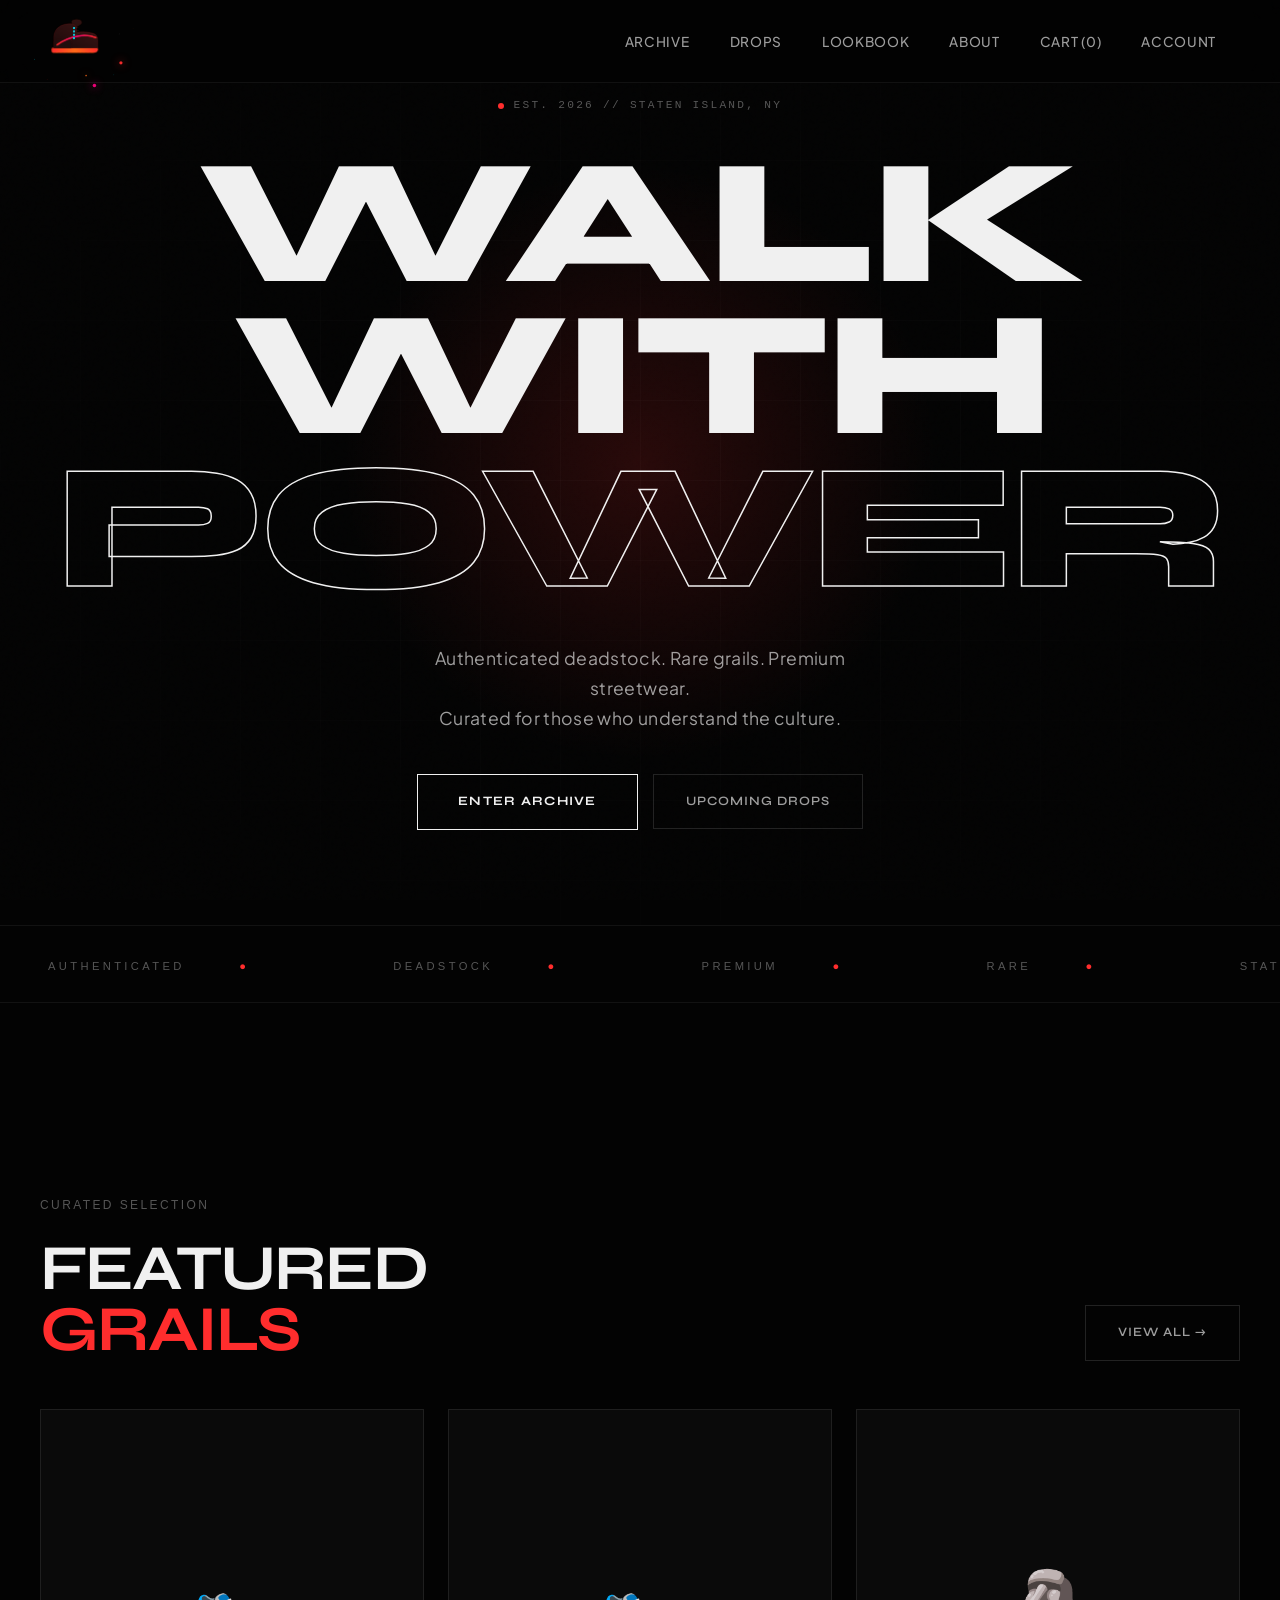
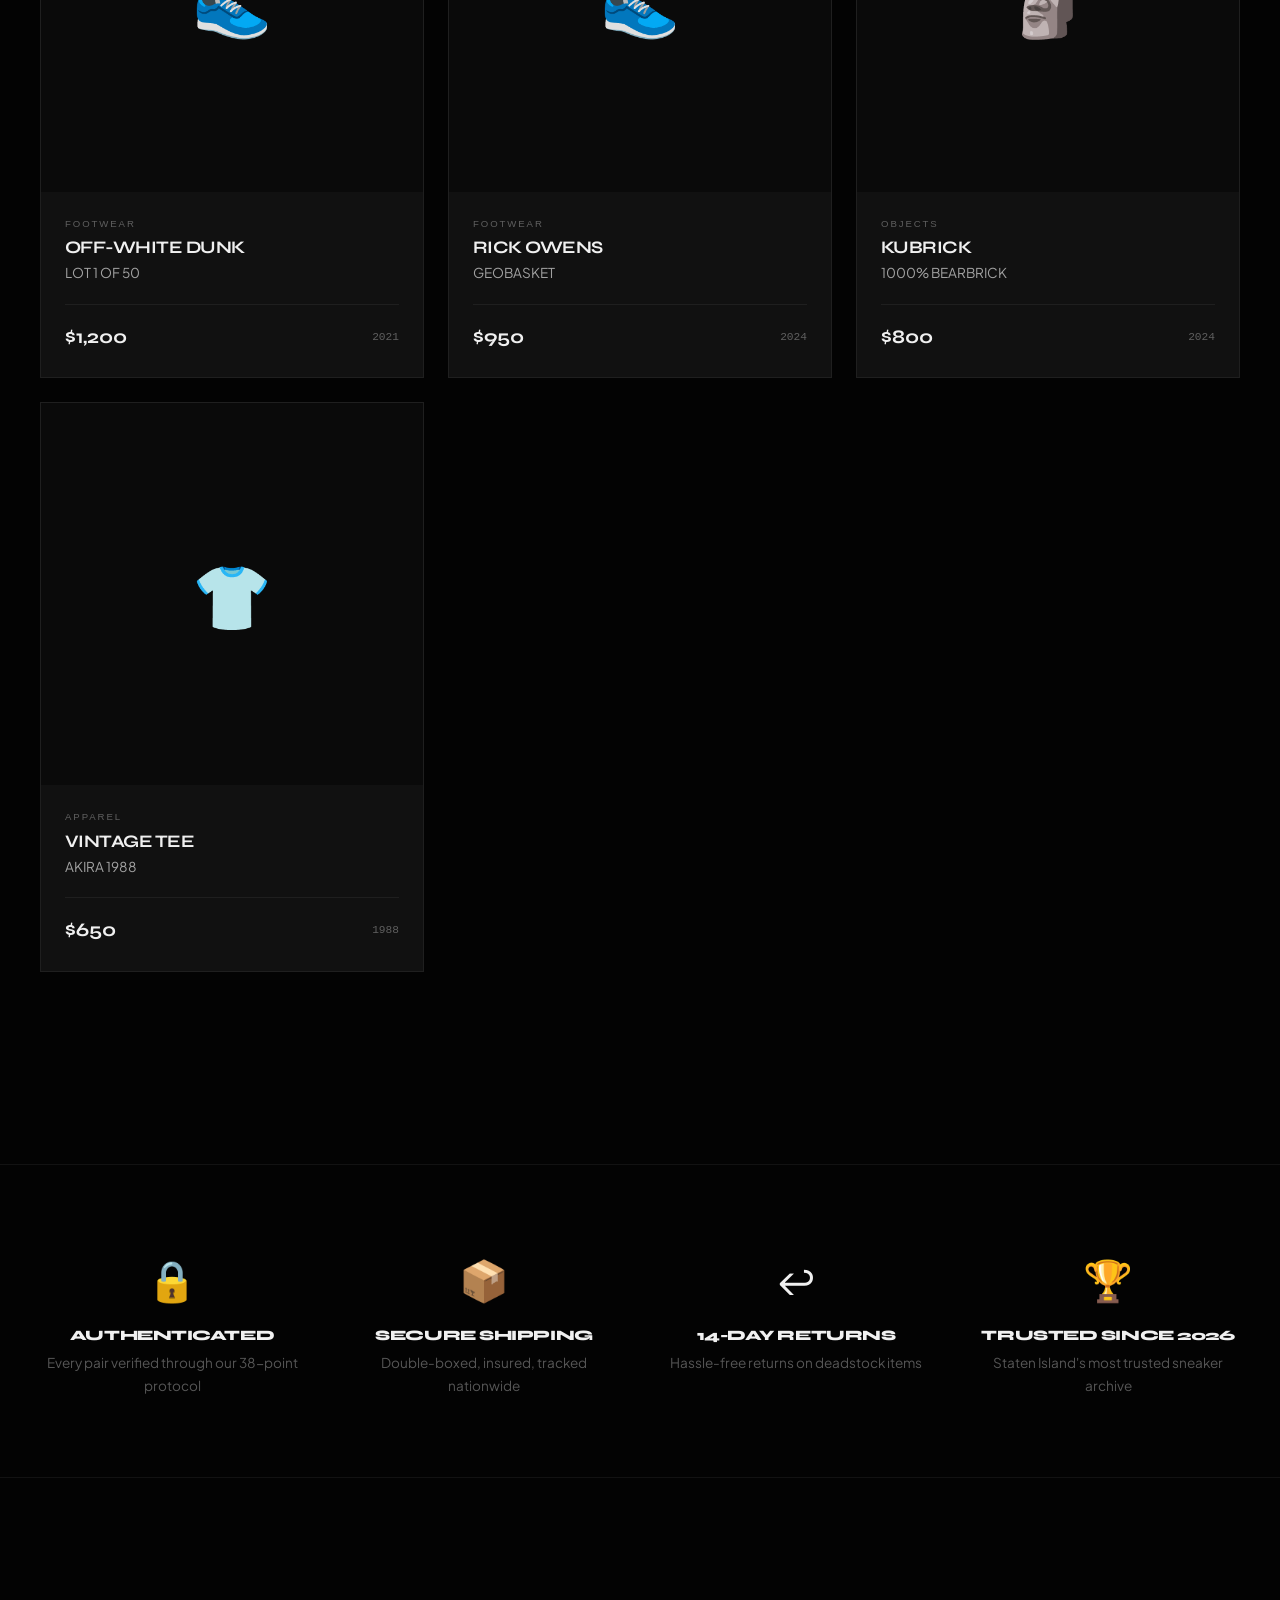
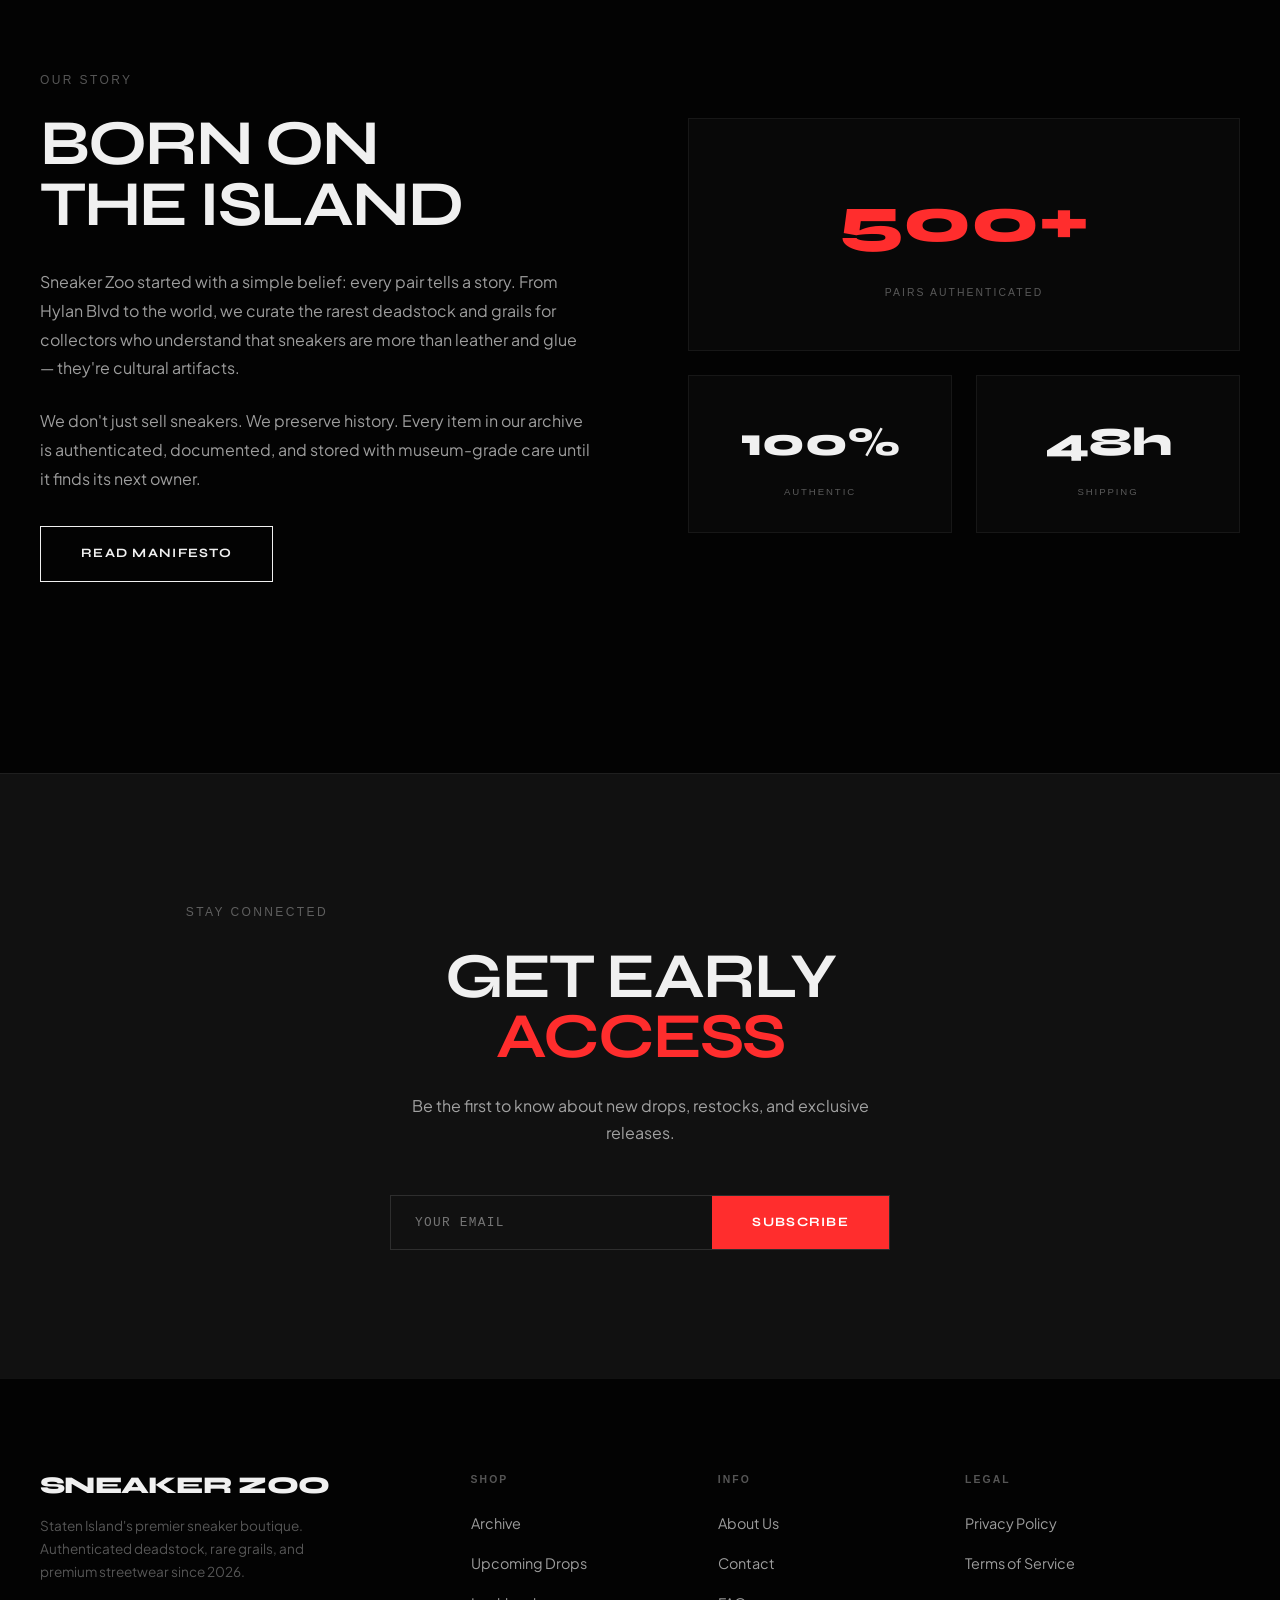
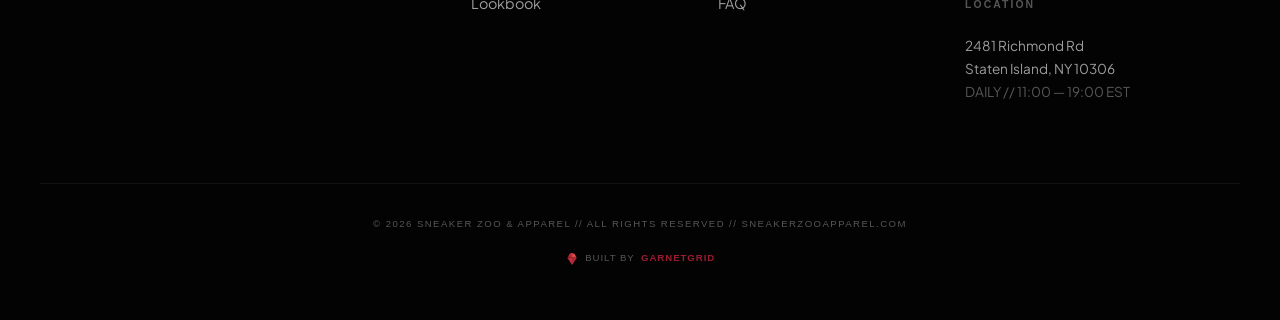
<file: index.html>
<!DOCTYPE html>
<html lang="en">

<head>
    <meta charset="UTF-8">
    <meta name="viewport" content="width=device-width, initial-scale=1.0">
    <title>SNEAKER ZOO — Staten Island's Premier Sneaker Boutique</title>
    <meta name="description"
        content="Authenticated deadstock, rare grails, and premium streetwear. Staten Island's most trusted sneaker archive since 2026.">
    <!-- Open Graph / Facebook -->
    <meta property="og:title" content="SNEAKER ZOO — Walk With Power">
    <meta property="og:description"
        content="Authenticated deadstock, rare grails, and premium streetwear. Staten Island's most trusted sneaker archive.">
    <meta property="og:type" content="website">
    <meta property="og:url" content="https://sneakerzoo.garnetgrid.com/">
    <meta property="og:image" content="https://sneakerzoo.garnetgrid.com/og-image.png">
    <meta property="og:image:width" content="1200">
    <meta property="og:image:height" content="630">
    <meta property="og:site_name" content="Sneaker Zoo">
    <!-- Twitter Card -->
    <meta name="twitter:card" content="summary_large_image">
    <meta name="twitter:title" content="SNEAKER ZOO — Walk With Power">
    <meta name="twitter:description" content="Authenticated deadstock, rare grails, and premium streetwear.">
    <meta name="twitter:image" content="https://sneakerzoo.garnetgrid.com/og-image.png">
    <!-- Favicon & Touch Icons -->
    <link rel="icon" type="image/svg+xml" href="favicon.svg">
    <link rel="apple-touch-icon" sizes="180x180" href="apple-touch-icon.png">
    <meta name="theme-color" content="#0a0a0f">
    <link rel="stylesheet" href="styles.css">
</head>

<body class="loading">

    <!-- LOADER -->
    <div id="loader">
        <div class="loader-brand">SNEAKER ZOO</div>
        <div class="loader-bar"></div>
    </div>

    <!-- GRAIN -->
    <div class="noise-overlay" aria-hidden="true"></div>

    <a href="#main-content" class="skip-link">Skip to main content</a>

    <!-- HEADER injected by JS -->

    <main id="main-content">

        <!-- ═══ HERO ═══ -->
        <section class="hero">
            <div class="hero-grid"></div>
            <div class="hero-glow"></div>

            <div class="hero-badge">
                <span class="pulse-dot"></span>
                <span>EST. 2026 // STATEN ISLAND, NY</span>
            </div>

            <h1 class="hero-title">
                <span>WALK</span><br>
                <span>WITH</span><br>
                <span class="stroke-text">POWER</span>
            </h1>

            <p class="hero-subtitle">
                Authenticated deadstock. Rare grails. Premium streetwear.<br>
                Curated for those who understand the culture.
            </p>

            <div
                style="display: flex; gap: 1rem; position: relative; z-index: 2; flex-wrap: wrap; justify-content: center;">
                <a href="showcase.html" class="btn-magnet">ENTER ARCHIVE</a>
                <a href="drops.html" class="btn-gallery">UPCOMING DROPS</a>
            </div>
        </section>

        <!-- ═══ MARQUEE ═══ -->
        <div class="marquee">
            <div class="marquee-track">
                <span>AUTHENTICATED <span class="accent-dot">●</span></span>
                <span>DEADSTOCK <span class="accent-dot">●</span></span>
                <span>PREMIUM <span class="accent-dot">●</span></span>
                <span>RARE <span class="accent-dot">●</span></span>
                <span>STATEN ISLAND <span class="accent-dot">●</span></span>
                <span>CULTURE <span class="accent-dot">●</span></span>
                <span>GRAILS <span class="accent-dot">●</span></span>
                <span>STREETWEAR <span class="accent-dot">●</span></span>
                <!-- Duplicate for seamless loop -->
                <span>AUTHENTICATED <span class="accent-dot">●</span></span>
                <span>DEADSTOCK <span class="accent-dot">●</span></span>
                <span>PREMIUM <span class="accent-dot">●</span></span>
                <span>RARE <span class="accent-dot">●</span></span>
                <span>STATEN ISLAND <span class="accent-dot">●</span></span>
                <span>CULTURE <span class="accent-dot">●</span></span>
                <span>GRAILS <span class="accent-dot">●</span></span>
                <span>STREETWEAR <span class="accent-dot">●</span></span>
            </div>
        </div>

        <!-- ═══ FEATURED PRODUCTS ═══ -->
        <section class="section">
            <div class="container">
                <div class="reveal"
                    style="display: flex; justify-content: space-between; align-items: flex-end; margin-bottom: 3rem; flex-wrap: wrap; gap: 1rem;">
                    <div>
                        <p class="chapter-title">CURATED SELECTION</p>
                        <h2 class="display-medium">Featured<br><span class="text-accent">Grails</span></h2>
                    </div>
                    <a href="showcase.html" class="btn-gallery">VIEW ALL →</a>
                </div>

                <div id="featured-grid" class="grid-base stagger-children" style="padding: 0;">
                    <!-- Injected by JS — top 4 products -->
                </div>
            </div>
        </section>

        <!-- ═══ TRUST BADGES ═══ -->
        <section style="border-top: 1px solid var(--line); border-bottom: 1px solid var(--line); padding: 5rem 0;">
            <div class="container">
                <div class="reveal"
                    style="display: grid; grid-template-columns: repeat(auto-fit, minmax(220px, 1fr)); gap: 3rem; text-align: center;">
                    <div>
                        <div style="font-size: 2.5rem; margin-bottom: 1rem;">🔒</div>
                        <h4 style="font-family: var(--font-head); font-size: 0.9rem; margin-bottom: 0.5rem;">
                            AUTHENTICATED</h4>
                        <p style="font-size: 0.85rem; color: var(--text-muted);">Every pair verified through our
                            38-point protocol</p>
                    </div>
                    <div>
                        <div style="font-size: 2.5rem; margin-bottom: 1rem;">📦</div>
                        <h4 style="font-family: var(--font-head); font-size: 0.9rem; margin-bottom: 0.5rem;">SECURE
                            SHIPPING</h4>
                        <p style="font-size: 0.85rem; color: var(--text-muted);">Double-boxed, insured, tracked
                            nationwide</p>
                    </div>
                    <div>
                        <div style="font-size: 2.5rem; margin-bottom: 1rem;">↩️</div>
                        <h4 style="font-family: var(--font-head); font-size: 0.9rem; margin-bottom: 0.5rem;">14-DAY
                            RETURNS</h4>
                        <p style="font-size: 0.85rem; color: var(--text-muted);">Hassle-free returns on deadstock items
                        </p>
                    </div>
                    <div>
                        <div style="font-size: 2.5rem; margin-bottom: 1rem;">🏆</div>
                        <h4 style="font-family: var(--font-head); font-size: 0.9rem; margin-bottom: 0.5rem;">TRUSTED
                            SINCE 2026</h4>
                        <p style="font-size: 0.85rem; color: var(--text-muted);">Staten Island's most trusted sneaker
                            archive</p>
                    </div>
                </div>
            </div>
        </section>

        <!-- ═══ BRAND STORY ═══ -->
        <section class="section">
            <div class="container"
                style="display: grid; grid-template-columns: 1fr 1fr; gap: 6rem; align-items: center;">
                <div class="reveal-left">
                    <p class="chapter-title">OUR STORY</p>
                    <h2 class="display-medium" style="margin-bottom: 2rem;">Born On<br>The Island</h2>
                    <p style="margin-bottom: 1.5rem; line-height: 1.8;">
                        Sneaker Zoo started with a simple belief: every pair tells a story. From Hylan Blvd to the
                        world,
                        we curate the rarest deadstock and grails for collectors who understand that sneakers are more
                        than leather and glue — they're cultural artifacts.
                    </p>
                    <p style="margin-bottom: 2rem; line-height: 1.8;">
                        We don't just sell sneakers. We preserve history. Every item in our archive is authenticated,
                        documented, and stored with museum-grade care until it finds its next owner.
                    </p>
                    <a href="about.html" class="btn-magnet">READ MANIFESTO</a>
                </div>
                <div class="reveal-right" style="display: flex; flex-direction: column; gap: 1.5rem;">
                    <div class="card-glass" style="text-align: center; padding: 3rem;">
                        <div
                            style="font-family: var(--font-head); font-size: 4rem; font-weight: 800; color: var(--accent);">
                            500+</div>
                        <div
                            style="font-family: var(--font-cyber); font-size: 0.65rem; letter-spacing: 0.2em; color: var(--text-muted); margin-top: 0.5rem;">
                            PAIRS AUTHENTICATED</div>
                    </div>
                    <div style="display: grid; grid-template-columns: 1fr 1fr; gap: 1.5rem;">
                        <div class="card-glass" style="text-align: center; padding: 2rem;">
                            <div style="font-family: var(--font-head); font-size: 2.5rem; font-weight: 800;">100%</div>
                            <div
                                style="font-family: var(--font-cyber); font-size: 0.6rem; letter-spacing: 0.2em; color: var(--text-muted); margin-top: 0.5rem;">
                                AUTHENTIC</div>
                        </div>
                        <div class="card-glass" style="text-align: center; padding: 2rem;">
                            <div style="font-family: var(--font-head); font-size: 2.5rem; font-weight: 800;">48h</div>
                            <div
                                style="font-family: var(--font-cyber); font-size: 0.6rem; letter-spacing: 0.2em; color: var(--text-muted); margin-top: 0.5rem;">
                                SHIPPING</div>
                        </div>
                    </div>
                </div>
            </div>
        </section>

        <!-- ═══ NEWSLETTER / CTA ═══ -->
        <section style="padding: 8rem 0; background: var(--surface); border-top: 1px solid var(--line);">
            <div class="container" style="text-align: center;">
                <div class="reveal">
                    <p class="chapter-title">STAY CONNECTED</p>
                    <h2 class="display-medium" style="margin-bottom: 1.5rem;">Get Early<br><span
                            class="text-accent">Access</span></h2>
                    <p style="max-width: 500px; margin: 0 auto 3rem; color: var(--text-secondary);">
                        Be the first to know about new drops, restocks, and exclusive releases.
                    </p>
                    <form id="home-newsletter"
                        style="display: flex; gap: 0; max-width: 500px; margin: 0 auto; border: 1px solid var(--line-strong);">
                        <input type="email" placeholder="YOUR EMAIL" required
                            style="flex: 1; background: transparent; border: none; color: var(--text-primary); padding: 1.2rem 1.5rem; font-family: var(--font-mono); font-size: 0.8rem; letter-spacing: 0.1em; outline: none;">
                        <button type="submit" class="btn-accent" style="border: none; white-space: nowrap;">
                            <span>SUBSCRIBE</span>
                        </button>
                    </form>
                </div>
            </div>
        </section>

    </main>

    <!-- FOOTER injected by JS -->
    <div id="footer-container"></div>

    <script src="data.js"></script>
    <script src="script.js"></script>
<script src="protect.js"></script>
<script src="protect.js"></script>
</body>

</html>
</file>
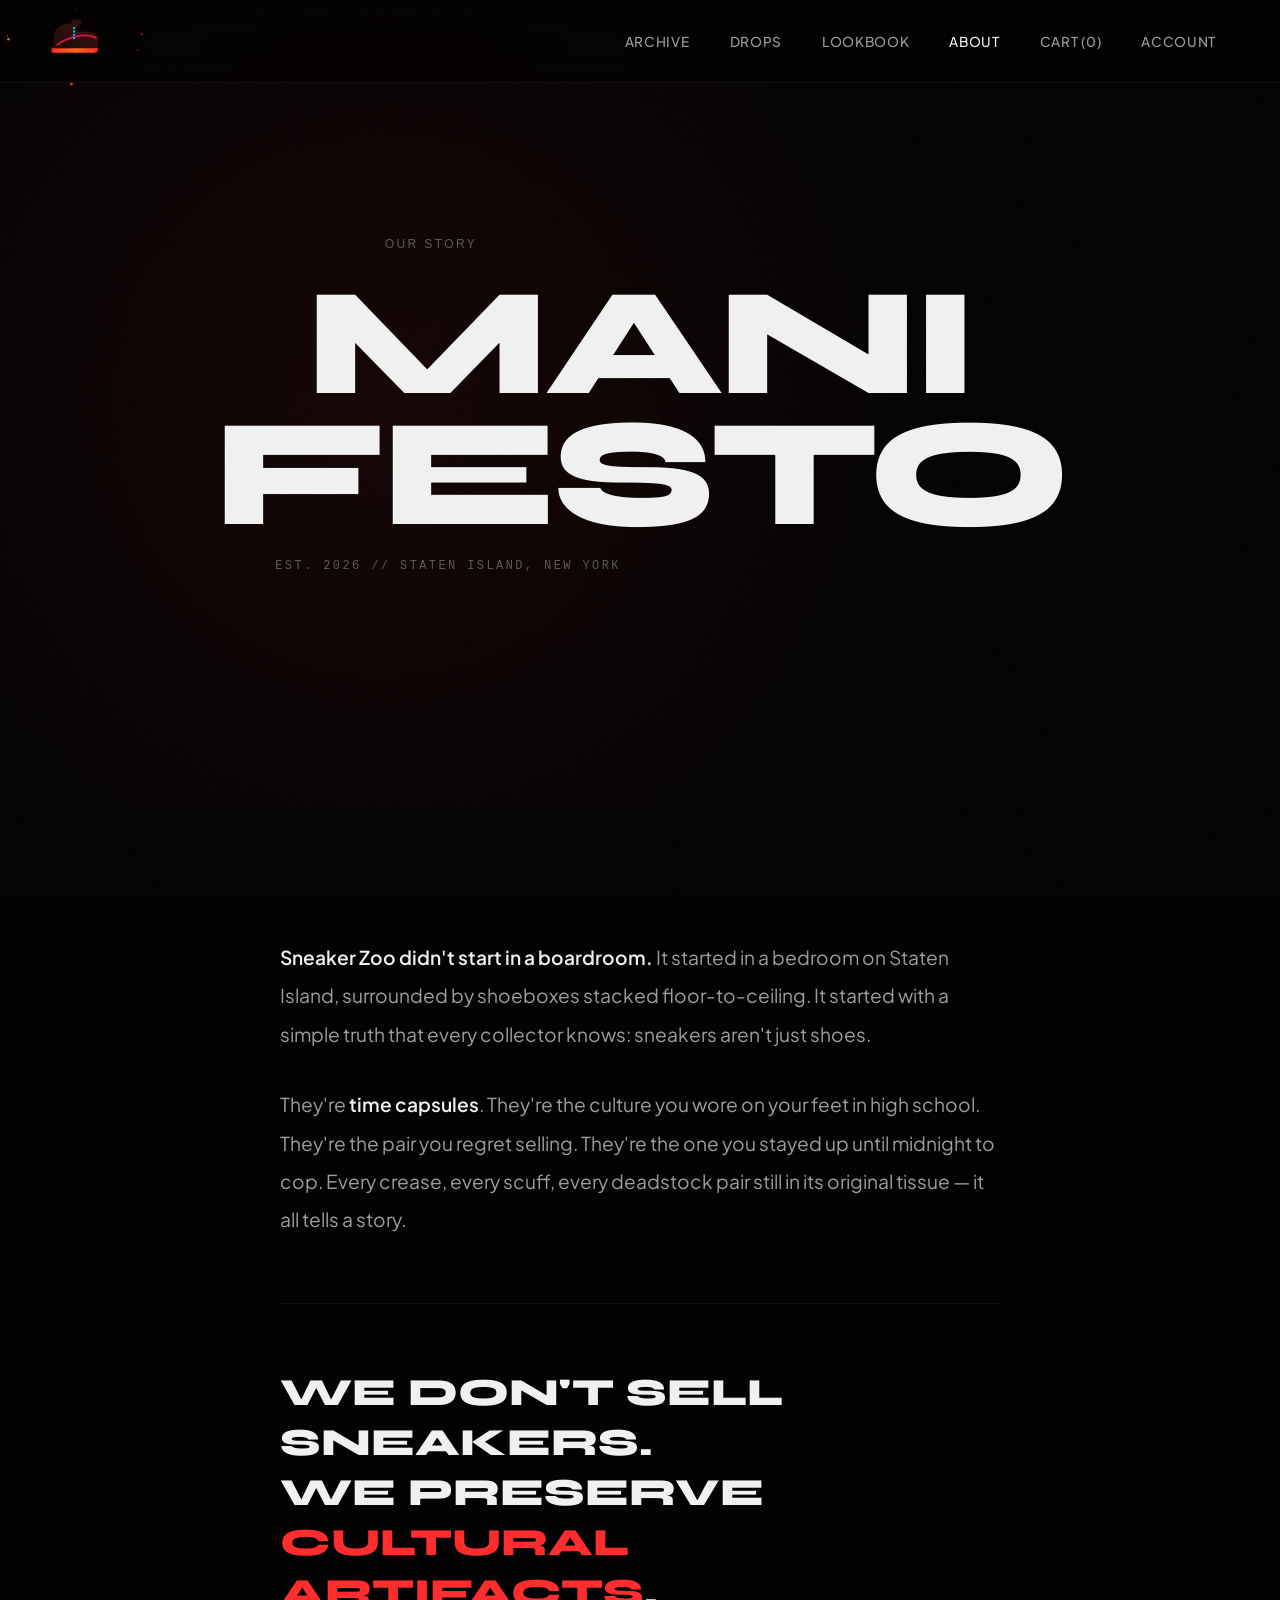
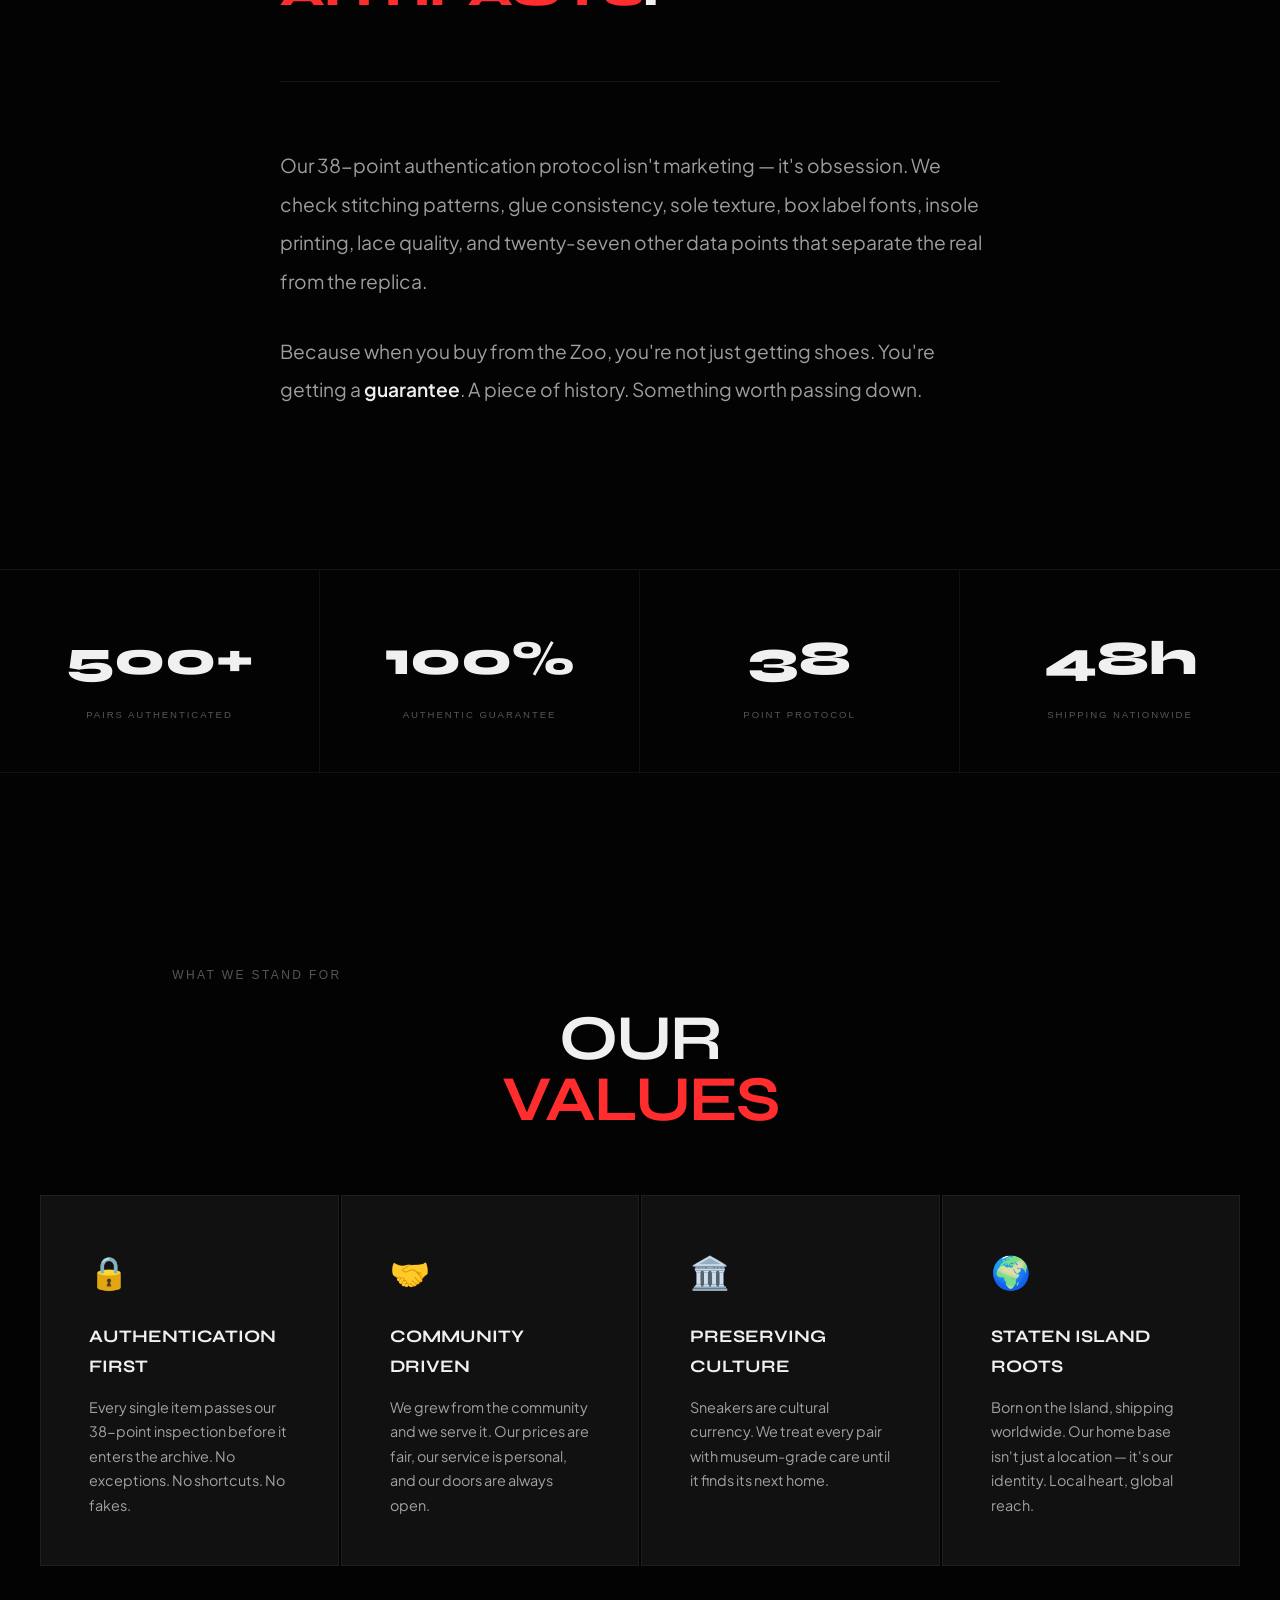
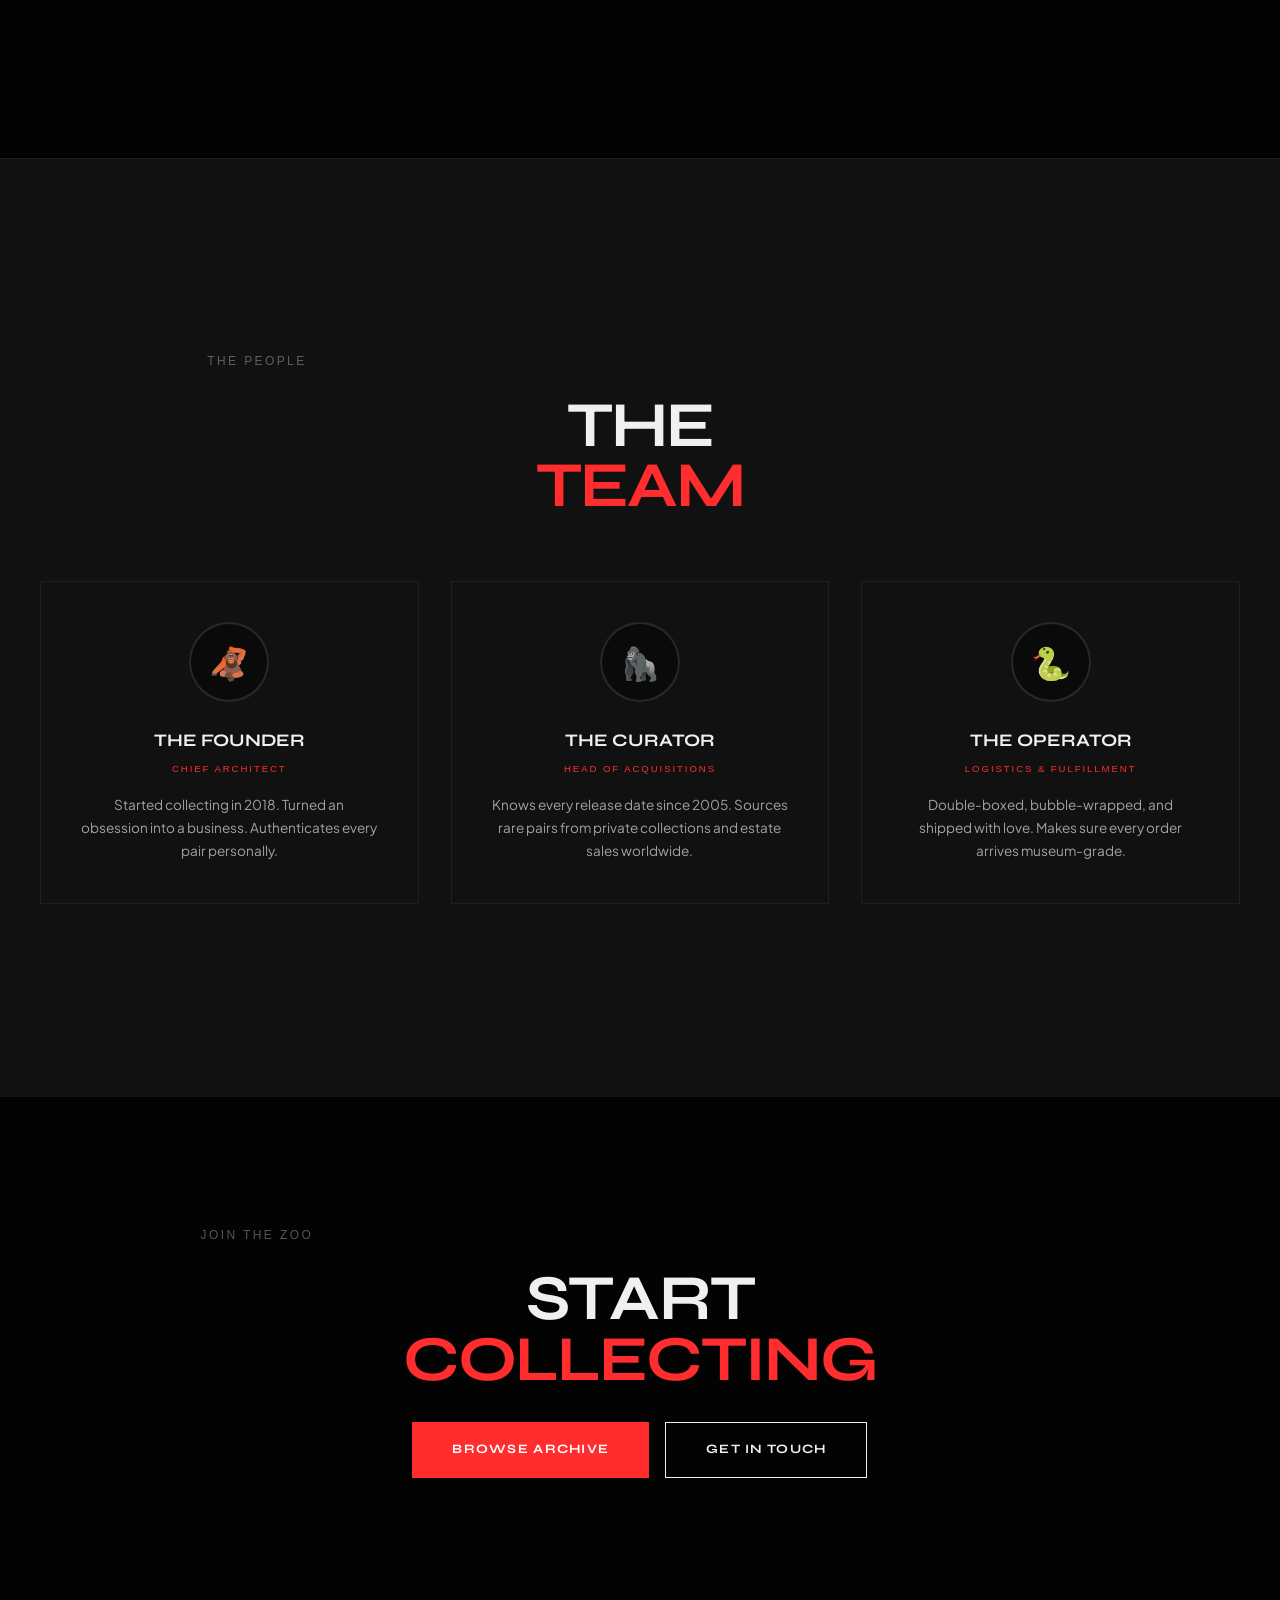
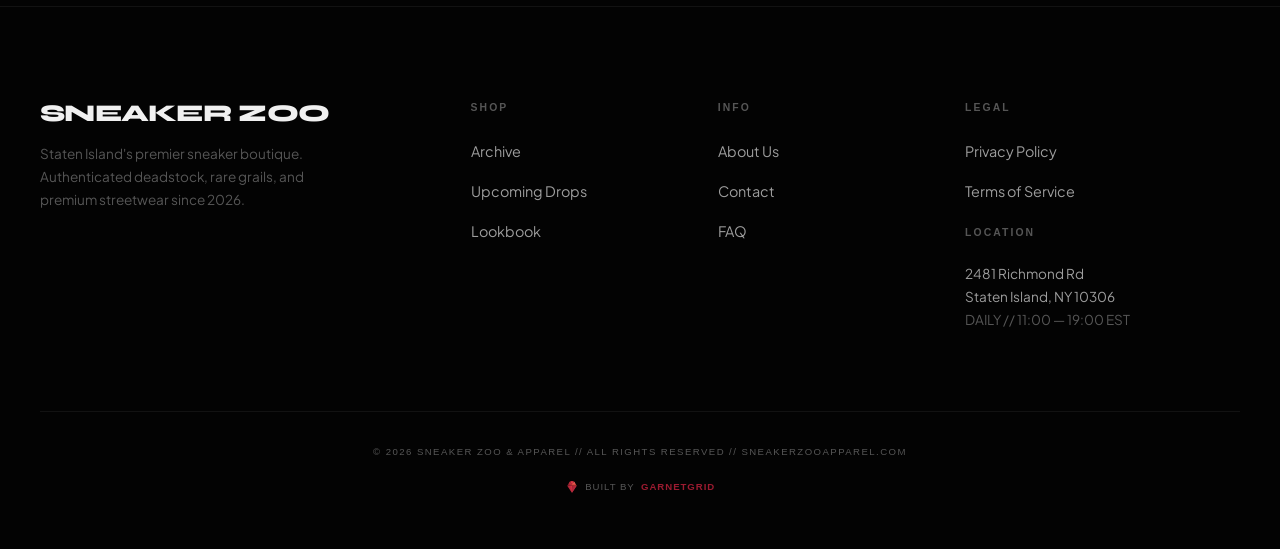
<file: about.html>
<!DOCTYPE html>
<html lang="en">

<head>
    <meta charset="UTF-8">
    <meta name="viewport" content="width=device-width, initial-scale=1.0">
    <title>SNEAKER ZOO // MANIFESTO</title>
    <meta name="description" content="Our story. Born on Staten Island, built for the culture.">
    <link rel="icon" type="image/svg+xml" href="favicon.svg">
    <!-- Open Graph / Facebook -->
    <meta property="og:title" content="SNEAKER ZOO // ABOUT">
    <meta property="og:description" content="The story behind Staten Island's most trusted sneaker boutique. Est. 2026.">
    <meta property="og:type" content="website">
    <meta property="og:url" content="https://sneakerzoo.garnetgrid.com/about.html">
    <meta property="og:image" content="https://sneakerzoo.garnetgrid.com/og-image.png">
    <meta property="og:image:width" content="1200">
    <meta property="og:image:height" content="630">
    <meta property="og:site_name" content="Sneaker Zoo">
    <!-- Twitter Card -->
    <meta name="twitter:card" content="summary_large_image">
    <meta name="twitter:title" content="SNEAKER ZOO // ABOUT">
    <meta name="twitter:description" content="The story behind Staten Island's most trusted sneaker boutique. Est. 2026.">
    <meta name="twitter:image" content="https://sneakerzoo.garnetgrid.com/og-image.png">
    <!-- Touch Icons -->
    <link rel="apple-touch-icon" sizes="180x180" href="apple-touch-icon.png">
    <meta name="theme-color" content="#0a0a0f">
    <link rel="stylesheet" href="styles.css">
    <style>
        .about-hero {
            min-height: 90vh;
            display: flex;
            align-items: center;
            justify-content: center;
            text-align: center;
            position: relative;
            overflow: hidden;
        }

        .about-hero::before {
            content: '';
            position: absolute;
            inset: 0;
            background: radial-gradient(circle at 30% 50%, rgba(255, 45, 45, 0.08), transparent 60%);
        }

        .manifesto-section {
            padding: 8rem var(--pad);
            max-width: 800px;
            margin: 0 auto;
        }

        .manifesto-text {
            font-family: var(--font-body);
            font-size: 1.2rem;
            line-height: 2;
            color: var(--text-secondary);
            margin-bottom: 2rem;
        }

        .manifesto-text strong {
            color: var(--text-primary);
            font-weight: 600;
        }

        .manifesto-highlight {
            font-family: var(--font-head);
            font-size: clamp(1.5rem, 3vw, 2.5rem);
            font-weight: 800;
            line-height: 1.3;
            text-transform: uppercase;
            padding: 4rem 0;
            border-top: 1px solid var(--line);
            border-bottom: 1px solid var(--line);
            margin: 4rem 0;
        }

        /* Values Grid */
        .values-grid {
            display: grid;
            grid-template-columns: repeat(auto-fit, minmax(280px, 1fr));
            gap: 2px;
        }

        .value-card {
            background: var(--surface);
            padding: 3rem;
            border: 1px solid var(--line);
            transition: all var(--duration-base) var(--ease-out-expo);
        }

        .value-card:hover {
            background: var(--surface-elevated);
            border-color: var(--line-strong);
        }

        .value-icon {
            font-size: 2rem;
            margin-bottom: 1.5rem;
        }

        .value-title {
            font-family: var(--font-head);
            font-size: 1.1rem;
            font-weight: 700;
            text-transform: uppercase;
            margin-bottom: 0.8rem;
        }

        .value-desc {
            font-size: 0.9rem;
            color: var(--text-secondary);
            line-height: 1.7;
        }

        /* Stats */
        .stats-bar {
            display: grid;
            grid-template-columns: repeat(auto-fit, minmax(200px, 1fr));
            gap: 0;
            border-top: 1px solid var(--line);
            border-bottom: 1px solid var(--line);
        }

        .stat {
            padding: 3rem;
            text-align: center;
            border-right: 1px solid var(--line);
        }

        .stat:last-child {
            border-right: none;
        }

        .stat-number {
            font-family: var(--font-head);
            font-weight: 800;
            font-size: 3rem;
            color: var(--text-primary);
        }

        .stat-label {
            font-family: var(--font-cyber);
            font-size: 0.6rem;
            letter-spacing: 0.2em;
            color: var(--text-muted);
            margin-top: 0.5rem;
        }

        /* Team */
        .team-grid {
            display: grid;
            grid-template-columns: repeat(auto-fit, minmax(300px, 1fr));
            gap: 2rem;
        }

        .team-card {
            background: var(--surface);
            border: 1px solid var(--line);
            padding: 2.5rem;
            text-align: center;
            transition: all var(--duration-base) ease;
        }

        .team-card:hover {
            border-color: var(--accent);
            transform: translateY(-4px);
        }

        .team-avatar {
            width: 80px;
            height: 80px;
            border-radius: 50%;
            border: 2px solid var(--line-strong);
            display: flex;
            align-items: center;
            justify-content: center;
            font-size: 2rem;
            margin: 0 auto 1.5rem;
            background: var(--void-light);
        }

        .team-name {
            font-family: var(--font-head);
            font-weight: 700;
            font-size: 1.1rem;
            text-transform: uppercase;
            margin-bottom: 0.3rem;
        }

        .team-role {
            font-family: var(--font-cyber);
            font-size: 0.6rem;
            letter-spacing: 0.2em;
            color: var(--accent);
            margin-bottom: 1rem;
        }

        .team-bio {
            font-size: 0.85rem;
            color: var(--text-secondary);
            line-height: 1.7;
        }

        @media (max-width: 768px) {
            .stat {
                border-right: none;
                border-bottom: 1px solid var(--line);
            }

            .stat:last-child {
                border-bottom: none;
            }
        }
    </style>
</head>

<body class="loading">
    <div id="loader">
        <div class="loader-brand">SNEAKER ZOO</div>
        <div class="loader-bar"></div>
    </div>
    <div class="noise-overlay" aria-hidden="true"></div>
    <a href="#main-content" class="skip-link">Skip to main content</a>

    <main id="main-content">

        <!-- HERO -->
        <section class="about-hero">
            <div style="position: relative; z-index: 2;">
                <p class="chapter-title reveal">OUR STORY</p>
                <h1 class="display-huge reveal" style="margin-bottom: 1rem;">MANI<br>FESTO</h1>
                <p class="reveal"
                    style="font-family: var(--font-mono); font-size: 0.75rem; color: var(--text-muted); letter-spacing: 0.2em;">
                    EST. 2026 // STATEN ISLAND, NEW YORK</p>
            </div>
        </section>

        <!-- MANIFESTO -->
        <section class="manifesto-section">
            <div class="reveal">
                <p class="manifesto-text">
                    <strong>Sneaker Zoo didn't start in a boardroom.</strong> It started in a bedroom on Staten Island,
                    surrounded by shoeboxes stacked floor-to-ceiling. It started with a simple truth that every
                    collector knows:
                    sneakers aren't just shoes.
                </p>
                <p class="manifesto-text">
                    They're <strong>time capsules</strong>. They're the culture you wore on your feet in high school.
                    They're the pair you regret selling. They're the one you stayed up until midnight to cop.
                    Every crease, every scuff, every deadstock pair still in its original tissue — it all tells a story.
                </p>
            </div>

            <div class="manifesto-highlight reveal">
                WE DON'T SELL SNEAKERS.<br>
                WE PRESERVE <span class="text-accent">CULTURAL ARTIFACTS</span>.
            </div>

            <div class="reveal">
                <p class="manifesto-text">
                    Our 38-point authentication protocol isn't marketing — it's obsession. We check stitching patterns,
                    glue consistency, sole texture, box label fonts, insole printing, lace quality, and twenty-seven
                    other data points that separate the real from the replica.
                </p>
                <p class="manifesto-text">
                    Because when you buy from the Zoo, you're not just getting shoes.
                    You're getting a <strong>guarantee</strong>. A piece of history.
                    Something worth passing down.
                </p>
            </div>
        </section>

        <!-- STATS BAR -->
        <div class="stats-bar reveal">
            <div class="stat">
                <div class="stat-number">500+</div>
                <div class="stat-label">PAIRS AUTHENTICATED</div>
            </div>
            <div class="stat">
                <div class="stat-number">100%</div>
                <div class="stat-label">AUTHENTIC GUARANTEE</div>
            </div>
            <div class="stat">
                <div class="stat-number">38</div>
                <div class="stat-label">POINT PROTOCOL</div>
            </div>
            <div class="stat">
                <div class="stat-number">48h</div>
                <div class="stat-label">SHIPPING NATIONWIDE</div>
            </div>
        </div>

        <!-- VALUES -->
        <section class="section">
            <div class="container">
                <div style="text-align: center; margin-bottom: 4rem;" class="reveal">
                    <p class="chapter-title">WHAT WE STAND FOR</p>
                    <h2 class="display-medium">OUR<br><span class="text-accent">VALUES</span></h2>
                </div>

                <div class="values-grid stagger-children">
                    <div class="value-card">
                        <div class="value-icon">🔒</div>
                        <div class="value-title">AUTHENTICATION FIRST</div>
                        <p class="value-desc">Every single item passes our 38-point inspection before it enters the
                            archive. No exceptions. No shortcuts. No fakes.</p>
                    </div>
                    <div class="value-card">
                        <div class="value-icon">🤝</div>
                        <div class="value-title">COMMUNITY DRIVEN</div>
                        <p class="value-desc">We grew from the community and we serve it. Our prices are fair, our
                            service is personal, and our doors are always open.</p>
                    </div>
                    <div class="value-card">
                        <div class="value-icon">🏛️</div>
                        <div class="value-title">PRESERVING CULTURE</div>
                        <p class="value-desc">Sneakers are cultural currency. We treat every pair with museum-grade care
                            until it finds its next home.</p>
                    </div>
                    <div class="value-card">
                        <div class="value-icon">🌍</div>
                        <div class="value-title">STATEN ISLAND ROOTS</div>
                        <p class="value-desc">Born on the Island, shipping worldwide. Our home base isn't just a
                            location — it's our identity. Local heart, global reach.</p>
                    </div>
                </div>
            </div>
        </section>

        <!-- TEAM -->
        <section class="section" style="background: var(--surface); border-top: 1px solid var(--line);">
            <div class="container">
                <div style="text-align: center; margin-bottom: 4rem;" class="reveal">
                    <p class="chapter-title">THE PEOPLE</p>
                    <h2 class="display-medium">THE<br><span class="text-accent">TEAM</span></h2>
                </div>

                <div class="team-grid stagger-children">
                    <div class="team-card">
                        <div class="team-avatar">🦧</div>
                        <div class="team-name">THE FOUNDER</div>
                        <div class="team-role">CHIEF ARCHITECT</div>
                        <p class="team-bio">Started collecting in 2018. Turned an obsession into a business.
                            Authenticates every pair personally.</p>
                    </div>
                    <div class="team-card">
                        <div class="team-avatar">🦍</div>
                        <div class="team-name">THE CURATOR</div>
                        <div class="team-role">HEAD OF ACQUISITIONS</div>
                        <p class="team-bio">Knows every release date since 2005. Sources rare pairs from private
                            collections and estate sales worldwide.</p>
                    </div>
                    <div class="team-card">
                        <div class="team-avatar">🐍</div>
                        <div class="team-name">THE OPERATOR</div>
                        <div class="team-role">LOGISTICS & FULFILLMENT</div>
                        <p class="team-bio">Double-boxed, bubble-wrapped, and shipped with love. Makes sure every order
                            arrives museum-grade.</p>
                    </div>
                </div>
            </div>
        </section>

        <!-- CTA -->
        <section style="padding: 8rem 0; text-align: center; border-top: 1px solid var(--line);">
            <div class="container reveal">
                <p class="chapter-title">JOIN THE ZOO</p>
                <h2 class="display-medium" style="margin-bottom: 2rem;">START<br><span
                        class="text-accent">COLLECTING</span></h2>
                <div style="display: flex; gap: 1rem; justify-content: center; flex-wrap: wrap;">
                    <a href="showcase.html" class="btn-accent"><span>BROWSE ARCHIVE</span></a>
                    <a href="contact.html" class="btn-magnet">GET IN TOUCH</a>
                </div>
            </div>
        </section>

    </main>

    <div id="footer-container"></div>

    <script src="data.js"></script>
    <script src="script.js"></script>
<script src="protect.js"></script>
<script src="protect.js"></script>
</body>

</html>
</file>
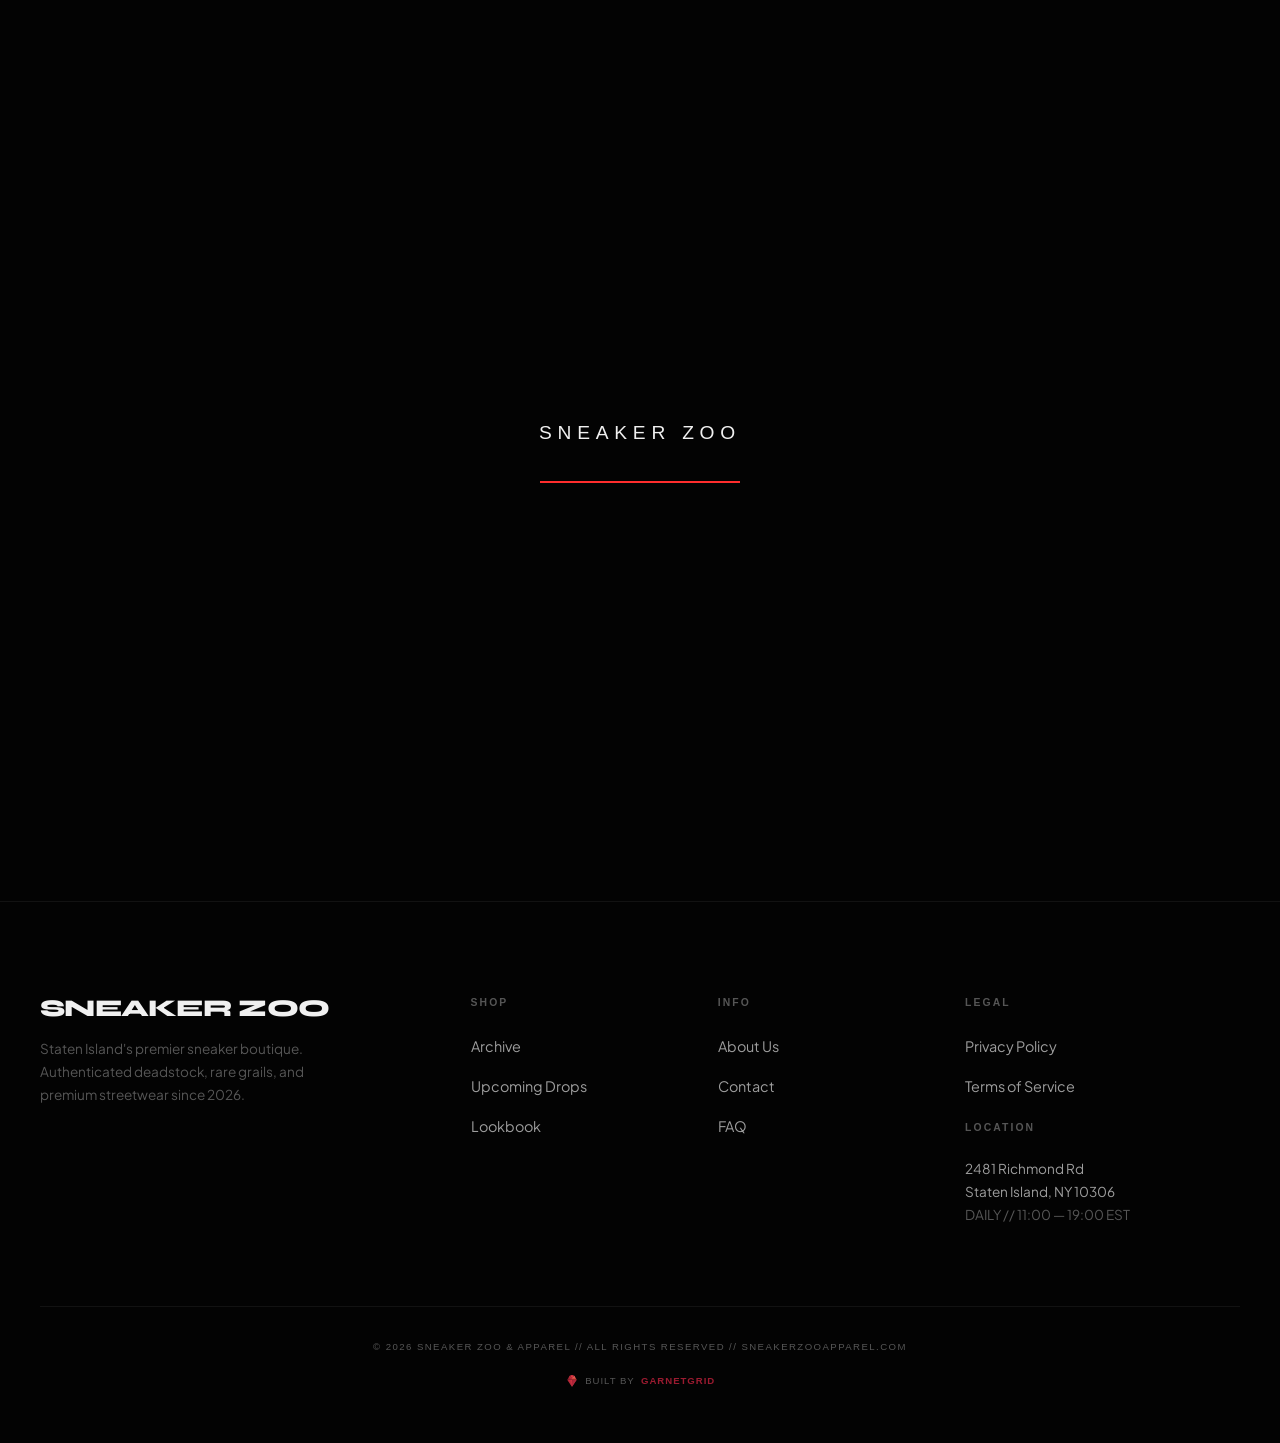
<file: account.html>
<!DOCTYPE html>
<html lang="en">

<head>
    <meta charset="UTF-8">
    <meta name="viewport" content="width=device-width, initial-scale=1.0">
    <title>SNEAKER ZOO // ACCOUNT</title>
    <meta name="description" content="Your Sneaker Zoo account. Log in or create your profile.">
    <link rel="icon" type="image/svg+xml" href="favicon.svg">
    <!-- Open Graph / Facebook -->
    <meta property="og:title" content="SNEAKER ZOO // ACCOUNT">
    <meta property="og:description" content="Manage your Sneaker Zoo account. Track orders and wishlist.">
    <meta property="og:type" content="website">
    <meta property="og:url" content="https://sneakerzoo.garnetgrid.com/account.html">
    <meta property="og:image" content="https://sneakerzoo.garnetgrid.com/og-image.png">
    <meta property="og:image:width" content="1200">
    <meta property="og:image:height" content="630">
    <meta property="og:site_name" content="Sneaker Zoo">
    <!-- Twitter Card -->
    <meta name="twitter:card" content="summary_large_image">
    <meta name="twitter:title" content="SNEAKER ZOO // ACCOUNT">
    <meta name="twitter:description" content="Manage your Sneaker Zoo account. Track orders and wishlist.">
    <meta name="twitter:image" content="https://sneakerzoo.garnetgrid.com/og-image.png">
    <!-- Touch Icons -->
    <link rel="apple-touch-icon" sizes="180x180" href="apple-touch-icon.png">
    <meta name="theme-color" content="#0a0a0f">
    <link rel="stylesheet" href="styles.css">
    <style>
        .account-hero {
            padding: 14rem 0 4rem;
            text-align: center;
        }

        .auth-container {
            max-width: 450px;
            margin: 0 auto 6rem;
            padding: 0 var(--pad);
        }

        .auth-tabs {
            display: flex;
            border-bottom: 1px solid var(--line);
            margin-bottom: 2.5rem;
        }

        .auth-tab {
            flex: 1;
            padding: 1rem;
            text-align: center;
            font-family: var(--font-head);
            font-weight: 700;
            font-size: 0.85rem;
            letter-spacing: 0.08em;
            text-transform: uppercase;
            cursor: pointer;
            color: var(--text-muted);
            border-bottom: 2px solid transparent;
            background: none;
            border-top: none;
            border-left: none;
            border-right: none;
            transition: all 0.2s;
        }

        .auth-tab.active {
            color: var(--text-primary);
            border-bottom-color: var(--accent);
        }

        .auth-panel {
            display: none;
        }

        .auth-panel.active {
            display: block;
            animation: fadeInUp 0.4s var(--ease-out-expo);
        }

        .auth-field {
            margin-bottom: 1.5rem;
        }

        .auth-field label {
            display: block;
            font-family: var(--font-mono);
            font-size: 0.7rem;
            letter-spacing: 0.1em;
            color: var(--text-muted);
            text-transform: uppercase;
            margin-bottom: 0.5rem;
        }

        .auth-field input {
            width: 100%;
            background: rgba(255, 255, 255, 0.03);
            border: 1px solid var(--line-strong);
            color: var(--text-primary);
            padding: 0.9rem 1rem;
            font-family: var(--font-body);
            font-size: 0.9rem;
            outline: none;
            transition: border-color 0.3s;
        }

        .auth-field input:focus {
            border-color: var(--accent);
        }

        /* Dashboard */
        .dashboard {
            max-width: 700px;
            margin: 0 auto 6rem;
            padding: 0 var(--pad);
        }

        .dashboard-header {
            display: flex;
            justify-content: space-between;
            align-items: center;
            margin-bottom: 3rem;
            padding-bottom: 2rem;
            border-bottom: 1px solid var(--line);
            flex-wrap: wrap;
            gap: 1rem;
        }

        .dashboard-stat-grid {
            display: grid;
            grid-template-columns: repeat(auto-fit, minmax(180px, 1fr));
            gap: 1rem;
            margin-bottom: 3rem;
        }

        .dashboard-stat {
            background: var(--surface);
            border: 1px solid var(--line);
            padding: 1.5rem;
            text-align: center;
        }

        .dashboard-stat .stat-val {
            font-family: var(--font-head);
            font-weight: 800;
            font-size: 2rem;
        }

        .dashboard-stat .stat-lbl {
            font-family: var(--font-cyber);
            font-size: 0.55rem;
            letter-spacing: 0.2em;
            color: var(--text-muted);
            margin-top: 0.3rem;
        }
    </style>
</head>

<body class="loading">
    <div id="loader">
        <div class="loader-brand">SNEAKER ZOO</div>
        <div class="loader-bar"></div>
    </div>
    <div class="noise-overlay" aria-hidden="true"></div>
    <a href="#main-content" class="skip-link">Skip to main content</a>

    <main id="main-content">

        <div class="account-hero">
            <p class="chapter-title reveal">YOUR PROFILE</p>
            <h1 class="display-medium reveal">MY<br><span class="text-accent">ACCOUNT</span></h1>
        </div>

        <!-- AUTH FORMS (shown when logged out) -->
        <div id="auth-forms" class="auth-container">
            <div class="auth-tabs">
                <button class="auth-tab active" data-tab="login">LOG IN</button>
                <button class="auth-tab" data-tab="register">REGISTER</button>
            </div>

            <!-- LOGIN -->
            <form id="login-form" class="auth-panel active">
                <div class="auth-field">
                    <label for="login-user">USERNAME</label>
                    <input type="text" id="login-user" name="username" required>
                </div>
                <div class="auth-field">
                    <label for="login-pass">PASSWORD</label>
                    <input type="password" id="login-pass" name="password" required>
                </div>
                <button type="submit" class="btn-accent full-width" style="padding: 1.1rem; margin-top: 0.5rem;">
                    <span>ACCESS</span>
                </button>
            </form>

            <!-- REGISTER -->
            <form id="register-form" class="auth-panel">
                <div class="auth-field">
                    <label for="reg-user">CHOOSE USERNAME</label>
                    <input type="text" id="reg-user" name="username" required>
                </div>
                <div class="auth-field">
                    <label for="reg-email">EMAIL ADDRESS</label>
                    <input type="email" id="reg-email" name="email" required>
                </div>
                <div class="auth-field">
                    <label for="reg-pass">CREATE PASSWORD</label>
                    <input type="password" id="reg-pass" name="password" required>
                </div>
                <button type="submit" class="btn-accent full-width" style="padding: 1.1rem; margin-top: 0.5rem;">
                    <span>CREATE ACCOUNT</span>
                </button>
            </form>
        </div>

        <!-- DASHBOARD (shown when logged in) -->
        <div id="account-dashboard" class="dashboard" style="display: none;">
            <div class="dashboard-header">
                <div>
                    <h2 id="dashboard-greeting" style="font-family: var(--font-head); font-size: 1.5rem;">WELCOME BACK
                    </h2>
                    <p
                        style="font-family: var(--font-mono); font-size: 0.75rem; color: var(--text-muted); margin-top: 0.3rem;">
                        MEMBER SINCE: <span id="dashboard-joined">—</span>
                    </p>
                </div>
                <button id="logout-btn" class="btn-gallery" style="padding: 0.7rem 1.5rem;">LOG OUT</button>
            </div>

            <div class="dashboard-stat-grid">
                <div class="dashboard-stat">
                    <div class="stat-val" id="dash-orders">0</div>
                    <div class="stat-lbl">ORDERS</div>
                </div>
                <div class="dashboard-stat">
                    <div class="stat-val" id="dash-items">0</div>
                    <div class="stat-lbl">ITEMS IN CART</div>
                </div>
                <div class="dashboard-stat">
                    <div class="stat-val" style="color: var(--accent);">●</div>
                    <div class="stat-lbl">MEMBER STATUS</div>
                </div>
            </div>

            <div style="text-align: center; padding: 3rem 0;">
                <p style="color: var(--text-muted); margin-bottom: 1.5rem;">Order history and tracking will be available
                    soon.</p>
                <a href="showcase.html" class="btn-accent"><span>CONTINUE SHOPPING</span></a>
            </div>
        </div>

    </main>

    <div id="footer-container"></div>

    <script src="data.js"></script>
    <script src="script.js"></script>
    <script>
        // Tab switching
        document.querySelectorAll('.auth-tab').forEach(tab => {
            tab.addEventListener('click', () => {
                document.querySelectorAll('.auth-tab').forEach(t => t.classList.remove('active'));
                document.querySelectorAll('.auth-panel').forEach(p => p.classList.remove('active'));
                tab.classList.add('active');
                document.getElementById(tab.dataset.tab === 'login' ? 'login-form' : 'register-form').classList.add('active');
            });
        });

        // Show cart count in dashboard
        document.addEventListener('DOMContentLoaded', () => {
            const cart = JSON.parse(localStorage.getItem('sz_cart') || '[]');
            const el = document.getElementById('dash-items');
            if (el) el.textContent = cart.length;
        });
    </script>
<script src="protect.js"></script>
<script src="protect.js"></script>
</body>

</html>
</file>
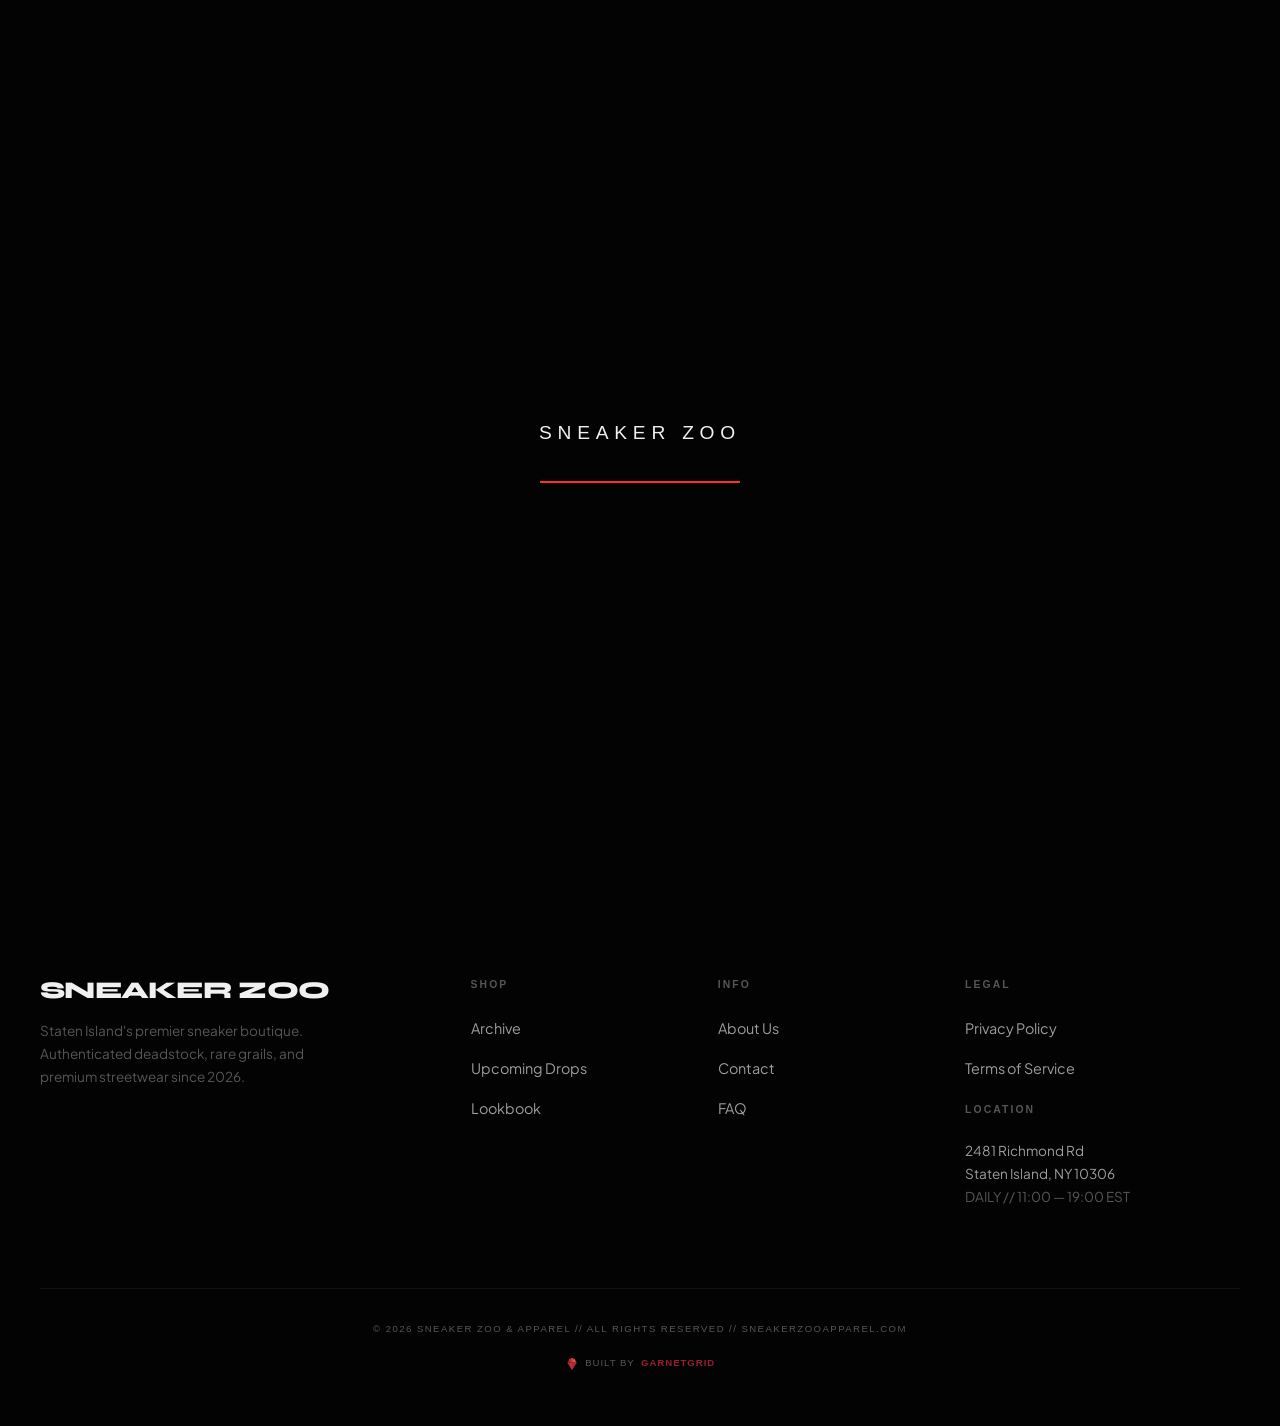
<file: checkout.html>
<!DOCTYPE html>
<html lang="en">

<head>
    <meta charset="UTF-8">
    <meta name="viewport" content="width=device-width, initial-scale=1.0">
    <title>SNEAKER ZOO // CHECKOUT</title>
    <meta name="description" content="Secure checkout. Complete your acquisition.">
    <link rel="icon" type="image/svg+xml" href="favicon.svg">
    <!-- Open Graph / Facebook -->
    <meta property="og:title" content="SNEAKER ZOO // CHECKOUT">
    <meta property="og:description" content="Complete your order at Sneaker Zoo. Authenticated deadstock and premium streetwear.">
    <meta property="og:type" content="website">
    <meta property="og:url" content="https://sneakerzoo.garnetgrid.com/checkout.html">
    <meta property="og:image" content="https://sneakerzoo.garnetgrid.com/og-image.png">
    <meta property="og:image:width" content="1200">
    <meta property="og:image:height" content="630">
    <meta property="og:site_name" content="Sneaker Zoo">
    <!-- Twitter Card -->
    <meta name="twitter:card" content="summary_large_image">
    <meta name="twitter:title" content="SNEAKER ZOO // CHECKOUT">
    <meta name="twitter:description" content="Complete your order at Sneaker Zoo. Authenticated deadstock and premium streetwear.">
    <meta name="twitter:image" content="https://sneakerzoo.garnetgrid.com/og-image.png">
    <!-- Touch Icons -->
    <link rel="apple-touch-icon" sizes="180x180" href="apple-touch-icon.png">
    <meta name="theme-color" content="#0a0a0f">
    <link rel="stylesheet" href="styles.css">
    <style>
        .checkout-hero {
            padding: 12rem 0 3rem;
            text-align: center;
        }

        .cart-item {
            display: flex;
            gap: 1.5rem;
            align-items: center;
            padding: 1.5rem 0;
            border-bottom: 1px solid var(--line);
            animation: fadeInUp 0.4s var(--ease-out-expo) backwards;
        }

        .cart-item img {
            width: 90px;
            height: 90px;
            object-fit: cover;
            background: var(--surface);
            border: 1px solid var(--line);
        }

        .cart-item-info {
            flex: 1;
        }

        .cart-item-name {
            font-family: var(--font-head);
            font-weight: 700;
            font-size: 1rem;
            text-transform: uppercase;
            margin-bottom: 0.3rem;
        }

        .cart-item-variant {
            font-size: 0.8rem;
            color: var(--text-muted);
        }

        .cart-item-price {
            font-family: var(--font-head);
            font-weight: 700;
            font-size: 1.1rem;
            min-width: 90px;
            text-align: right;
        }

        .cart-item-remove {
            background: none;
            border: none;
            color: var(--text-muted);
            cursor: pointer;
            font-size: 0.75rem;
            font-family: var(--font-mono);
            letter-spacing: 0.1em;
            padding: 0.5rem;
            transition: color 0.2s;
        }

        .cart-item-remove:hover {
            color: var(--accent);
        }

        /* Order Summary */
        .order-summary {
            background: var(--surface);
            border: 1px solid var(--line);
            padding: 2.5rem;
            position: sticky;
            top: 8rem;
        }

        .summary-row {
            display: flex;
            justify-content: space-between;
            padding: 0.8rem 0;
            font-size: 0.9rem;
            color: var(--text-secondary);
        }

        .summary-total {
            display: flex;
            justify-content: space-between;
            padding: 1.2rem 0;
            border-top: 1px solid var(--line-strong);
            margin-top: 0.5rem;
            font-family: var(--font-head);
            font-weight: 700;
            font-size: 1.3rem;
            color: var(--text-primary);
        }

        /* Checkout Form */
        .checkout-section-title {
            font-family: var(--font-cyber);
            font-size: 0.65rem;
            letter-spacing: 0.2em;
            color: var(--text-muted);
            margin-bottom: 1.5rem;
            margin-top: 2rem;
        }

        .form-row {
            display: grid;
            grid-template-columns: 1fr 1fr;
            gap: 1rem;
        }

        @media (max-width: 600px) {
            .form-row {
                grid-template-columns: 1fr;
            }
        }

        .form-field {
            margin-bottom: 1.2rem;
        }

        .form-field label {
            display: block;
            font-family: var(--font-mono);
            font-size: 0.7rem;
            letter-spacing: 0.1em;
            color: var(--text-muted);
            text-transform: uppercase;
            margin-bottom: 0.5rem;
        }

        .form-field input {
            width: 100%;
            background: rgba(255, 255, 255, 0.03);
            border: 1px solid var(--line-strong);
            color: var(--text-primary);
            padding: 0.9rem 1rem;
            font-family: var(--font-body);
            font-size: 0.9rem;
            outline: none;
            transition: border-color 0.3s;
        }

        .form-field input:focus {
            border-color: var(--accent);
        }

        .secure-badge {
            display: flex;
            align-items: center;
            gap: 0.5rem;
            font-size: 0.75rem;
            color: var(--text-muted);
            margin-top: 1.5rem;
        }

        .empty-cart {
            text-align: center;
            padding: 6rem 2rem;
            border: 1px dashed var(--line-strong);
        }
    </style>
</head>

<body class="loading">
    <div id="loader">
        <div class="loader-brand">SNEAKER ZOO</div>
        <div class="loader-bar"></div>
    </div>
    <div class="noise-overlay" aria-hidden="true"></div>
    <a href="#main-content" class="skip-link">Skip to main content</a>

    <main id="main-content">

        <div class="checkout-hero">
            <p class="chapter-title">SECURE CHECKOUT</p>
            <h1 class="display-medium">YOUR<br><span class="text-accent">ORDER</span></h1>
        </div>

        <div class="checkout-grid container" style="padding-bottom: 6rem;">

            <!-- LEFT: CART + FORM -->
            <div>
                <h3 class="chapter-title">MANIFEST</h3>
                <div id="cart-items">
                    <p style="font-family: var(--font-mono); opacity: 0.5;">LOADING MANIFEST...</p>
                </div>

                <!-- CHECKOUT FORM -->
                <form id="checkout-form" aria-label="Checkout form">
                    <div class="checkout-section-title">SHIPPING DETAILS</div>
                    <div class="form-row">
                        <div class="form-field">
                            <label for="co-first">FIRST NAME</label>
                            <input type="text" id="co-first" required>
                        </div>
                        <div class="form-field">
                            <label for="co-last">LAST NAME</label>
                            <input type="text" id="co-last" required>
                        </div>
                    </div>
                    <div class="form-field">
                        <label for="co-email">EMAIL ADDRESS</label>
                        <input type="email" id="co-email" required>
                    </div>
                    <div class="form-field">
                        <label for="co-address">STREET ADDRESS</label>
                        <input type="text" id="co-address" required>
                    </div>
                    <div class="form-row">
                        <div class="form-field">
                            <label for="co-city">CITY</label>
                            <input type="text" id="co-city" required>
                        </div>
                        <div class="form-field">
                            <label for="co-state">STATE</label>
                            <input type="text" id="co-state" required>
                        </div>
                    </div>
                    <div class="form-row">
                        <div class="form-field">
                            <label for="co-zip">ZIP CODE</label>
                            <input type="text" id="co-zip" required>
                        </div>
                        <div class="form-field">
                            <label for="co-phone">PHONE</label>
                            <input type="tel" id="co-phone">
                        </div>
                    </div>

                    <div class="checkout-section-title">PAYMENT</div>
                    <div class="form-field">
                        <label for="co-card">CARD NUMBER</label>
                        <input type="text" id="co-card" placeholder="1234 5678 9012 3456" maxlength="19" required>
                    </div>
                    <div class="form-row">
                        <div class="form-field">
                            <label for="co-expiry">EXPIRY</label>
                            <input type="text" id="co-expiry" placeholder="MM / YY" maxlength="7" required>
                        </div>
                        <div class="form-field">
                            <label for="co-cvv">CVV</label>
                            <input type="text" id="co-cvv" placeholder="123" maxlength="4" required>
                        </div>
                    </div>

                    <button type="submit" class="btn-accent full-width" style="padding: 1.3rem; margin-top: 1rem;">
                        <span>COMPLETE ORDER</span>
                    </button>

                    <div class="secure-badge">
                        🔒 <span>256-bit SSL encrypted. Your data is safe.</span>
                    </div>
                </form>
            </div>

            <!-- RIGHT: ORDER SUMMARY -->
            <div>
                <div class="order-summary">
                    <h3 class="chapter-title" style="margin-bottom: 1.5rem;">ORDER SUMMARY</h3>

                    <div id="summary-items">
                        <!-- JS -->
                    </div>

                    <div class="summary-row">
                        <span>SUBTOTAL</span>
                        <span id="cart-subtotal">$0.00</span>
                    </div>
                    <div class="summary-row">
                        <span>SHIPPING</span>
                        <span id="cart-shipping" style="color: var(--accent);">FREE</span>
                    </div>
                    <div class="summary-row">
                        <span>TAX (EST.)</span>
                        <span id="cart-tax">$0.00</span>
                    </div>
                    <div class="summary-total">
                        <span>TOTAL</span>
                        <span id="cart-total">$0.00</span>
                    </div>
                </div>
            </div>
        </div>
    </main>

    <div id="footer-container"></div>

    <script src="data.js"></script>
    <script src="script.js"></script>
<script src="protect.js"></script>
<script src="protect.js"></script>
</body>

</html>
</file>
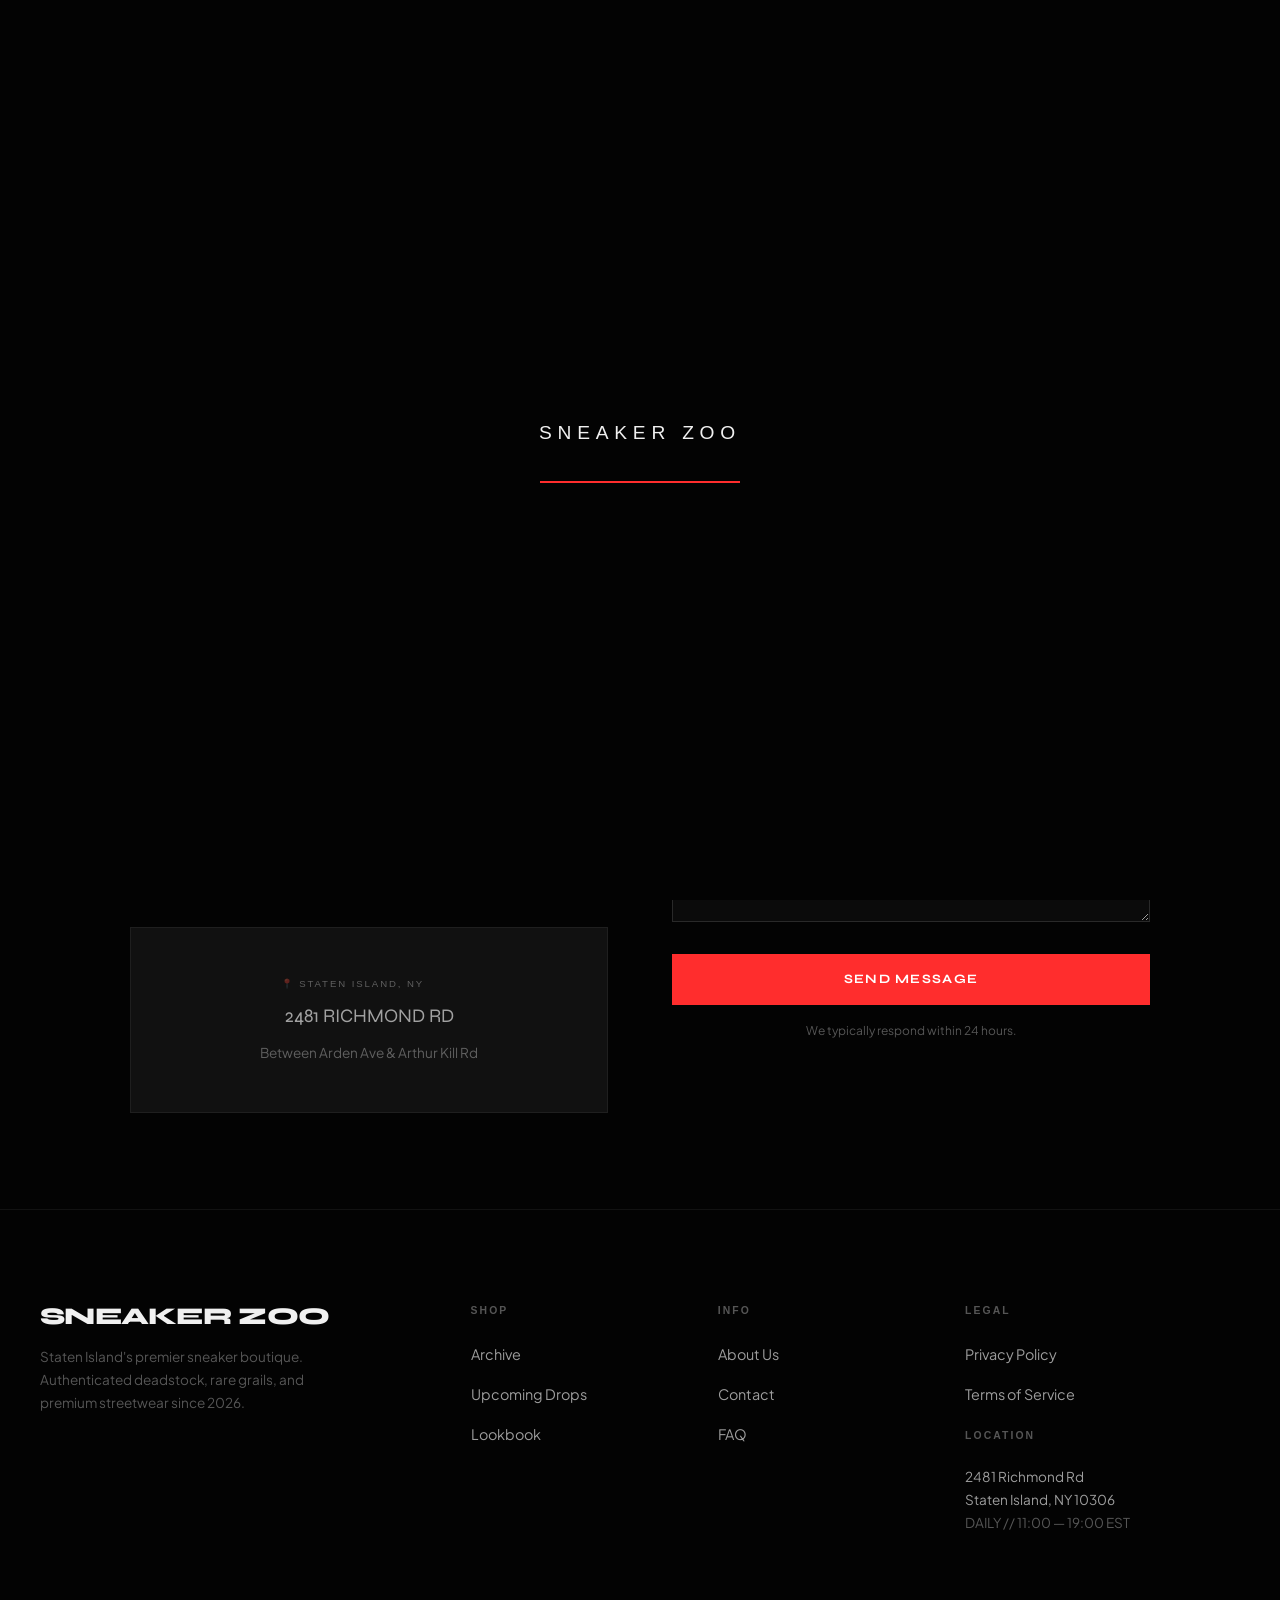
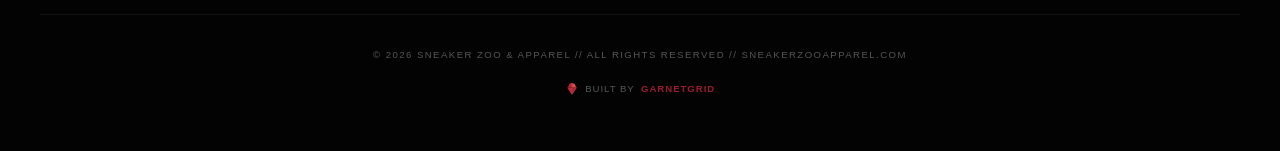
<file: contact.html>
<!DOCTYPE html>
<html lang="en">

<head>
    <meta charset="UTF-8">
    <meta name="viewport" content="width=device-width, initial-scale=1.0">
    <title>SNEAKER ZOO // CONTACT</title>
    <meta name="description" content="Get in touch with Sneaker Zoo. Visit us on Staten Island or send a message.">
    <link rel="icon" type="image/svg+xml" href="favicon.svg">
    <!-- Open Graph / Facebook -->
    <meta property="og:title" content="SNEAKER ZOO // CONTACT">
    <meta property="og:description" content="Get in touch with Sneaker Zoo. We're based in Staten Island, NY.">
    <meta property="og:type" content="website">
    <meta property="og:url" content="https://sneakerzoo.garnetgrid.com/contact.html">
    <meta property="og:image" content="https://sneakerzoo.garnetgrid.com/og-image.png">
    <meta property="og:image:width" content="1200">
    <meta property="og:image:height" content="630">
    <meta property="og:site_name" content="Sneaker Zoo">
    <!-- Twitter Card -->
    <meta name="twitter:card" content="summary_large_image">
    <meta name="twitter:title" content="SNEAKER ZOO // CONTACT">
    <meta name="twitter:description" content="Get in touch with Sneaker Zoo. We're based in Staten Island, NY.">
    <meta name="twitter:image" content="https://sneakerzoo.garnetgrid.com/og-image.png">
    <!-- Touch Icons -->
    <link rel="apple-touch-icon" sizes="180x180" href="apple-touch-icon.png">
    <meta name="theme-color" content="#0a0a0f">
    <link rel="stylesheet" href="styles.css">
    <style>
        .contact-hero {
            padding: 14rem 0 4rem;
            text-align: center;
        }

        .contact-grid {
            display: grid;
            grid-template-columns: 1fr 1fr;
            gap: 4rem;
            max-width: 1100px;
            margin: 0 auto;
            padding: 0 var(--pad) 6rem;
        }

        .contact-block {
            margin-bottom: 2.5rem;
        }

        .contact-block-title {
            font-family: var(--font-cyber);
            font-size: 0.6rem;
            letter-spacing: 0.2em;
            color: var(--text-muted);
            margin-bottom: 0.8rem;
        }

        .contact-block-value {
            font-family: var(--font-head);
            font-weight: 600;
            font-size: 1rem;
        }

        .contact-block-value a {
            transition: color 0.2s;
        }

        .contact-block-value a:hover {
            color: var(--accent);
        }

        .contact-detail {
            font-size: 0.9rem;
            color: var(--text-secondary);
            line-height: 1.7;
            margin-top: 0.3rem;
        }

        /* Contact Form */
        .contact-form-field {
            margin-bottom: 1.5rem;
        }

        .contact-form-field label {
            display: block;
            font-family: var(--font-mono);
            font-size: 0.7rem;
            letter-spacing: 0.1em;
            color: var(--text-muted);
            text-transform: uppercase;
            margin-bottom: 0.5rem;
        }

        .contact-form-field input,
        .contact-form-field textarea,
        .contact-form-field select {
            width: 100%;
            background: rgba(255, 255, 255, 0.03);
            border: 1px solid var(--line-strong);
            color: var(--text-primary);
            padding: 0.9rem 1rem;
            font-family: var(--font-body);
            font-size: 0.9rem;
            outline: none;
            transition: border-color 0.3s;
        }

        .contact-form-field textarea {
            resize: vertical;
            min-height: 140px;
        }

        .contact-form-field select option {
            background: var(--void);
        }

        .contact-form-field input:focus,
        .contact-form-field textarea:focus,
        .contact-form-field select:focus {
            border-color: var(--accent);
        }

        .map-placeholder {
            background: var(--surface);
            border: 1px solid var(--line);
            padding: 3rem;
            text-align: center;
            margin-top: 2rem;
        }

        @media (max-width: 768px) {
            .contact-grid {
                grid-template-columns: 1fr;
                gap: 3rem;
            }
        }
    </style>
</head>

<body class="loading">
    <div id="loader">
        <div class="loader-brand">SNEAKER ZOO</div>
        <div class="loader-bar"></div>
    </div>
    <div class="noise-overlay" aria-hidden="true"></div>
    <a href="#main-content" class="skip-link">Skip to main content</a>

    <main id="main-content">

        <div class="contact-hero">
            <p class="chapter-title reveal">REACH OUT</p>
            <h1 class="display-medium reveal">GET IN<br><span class="text-accent">TOUCH</span></h1>
        </div>

        <div class="contact-grid">

            <!-- LEFT: INFO -->
            <div class="reveal-left">
                <div class="contact-block">
                    <div class="contact-block-title">LOCATION</div>
                    <div class="contact-block-value">2481 Richmond Rd</div>
                    <div class="contact-detail">Staten Island, NY 10306</div>
                </div>

                <div class="contact-block">
                    <div class="contact-block-title">HOURS</div>
                    <div class="contact-block-value">DAILY // 11:00 — 19:00 EST</div>
                    <div class="contact-detail">Walk-ins welcome. Appointments for authentication.</div>
                </div>

                <div class="contact-block">
                    <div class="contact-block-title">EMAIL</div>
                    <div class="contact-block-value"><a href="mailto:support@sneakerzoo.com">support@sneakerzoo.com</a>
                    </div>
                </div>

                <div class="contact-block">
                    <div class="contact-block-title">RESPONSE TIME</div>
                    <div class="contact-block-value">WITHIN 24 HOURS</div>
                    <div class="contact-detail">We reply to every message personally.</div>
                </div>

                <div class="map-placeholder">
                    <p
                        style="font-family: var(--font-cyber); font-size: 0.6rem; letter-spacing: 0.2em; color: var(--text-muted);">
                        📍 STATEN ISLAND, NY</p>
                    <p style="font-family: var(--font-head); font-size: 1.2rem; margin-top: 0.5rem;">2481 RICHMOND RD
                    </p>
                    <p style="font-size: 0.85rem; color: var(--text-muted); margin-top: 0.5rem;">Between Arden Ave &
                        Arthur Kill Rd</p>
                </div>
            </div>

            <!-- RIGHT: FORM -->
            <div class="reveal-right">
                <form id="contact-form" action="https://formspree.io/f/xdalgqdp" method="POST">
                    <div class="contact-form-field">
                        <label for="cf-name">YOUR NAME</label>
                        <input type="text" id="cf-name" name="name" required>
                    </div>
                    <div class="contact-form-field">
                        <label for="cf-email">YOUR EMAIL</label>
                        <input type="email" id="cf-email" name="email" required>
                    </div>
                    <div class="contact-form-field">
                        <label for="cf-subject">SUBJECT</label>
                        <select id="cf-subject" name="subject">
                            <option value="general">GENERAL INQUIRY</option>
                            <option value="authentication">AUTHENTICATION REQUEST</option>
                            <option value="consignment">CONSIGNMENT</option>
                            <option value="order">ORDER SUPPORT</option>
                            <option value="wholesale">WHOLESALE</option>
                            <option value="press">PRESS / MEDIA</option>
                        </select>
                    </div>
                    <div class="contact-form-field">
                        <label for="cf-message">YOUR MESSAGE</label>
                        <textarea id="cf-message" name="message" required
                            placeholder="Tell us what you need..."></textarea>
                    </div>

                    <button type="submit" class="btn-accent full-width" style="padding: 1.1rem;">
                        <span>SEND MESSAGE</span>
                    </button>

                    <p style="font-size: 0.75rem; color: var(--text-muted); margin-top: 1rem; text-align: center;">
                        We typically respond within 24 hours.
                    </p>
                </form>
            </div>

        </div>

    </main>

    <div id="footer-container"></div>

    <script src="data.js"></script>
    <script src="script.js"></script>
    <script>
        // Enhance form submission
        document.getElementById('contact-form').addEventListener('submit', function (e) {
            const btn = this.querySelector('button');
            btn.querySelector('span').textContent = 'SENDING...';
            btn.disabled = true;
            // Formspree will handle the actual submission & redirect
        });
    </script>
<script src="protect.js"></script>
<script src="protect.js"></script>
</body>

</html>
</file>
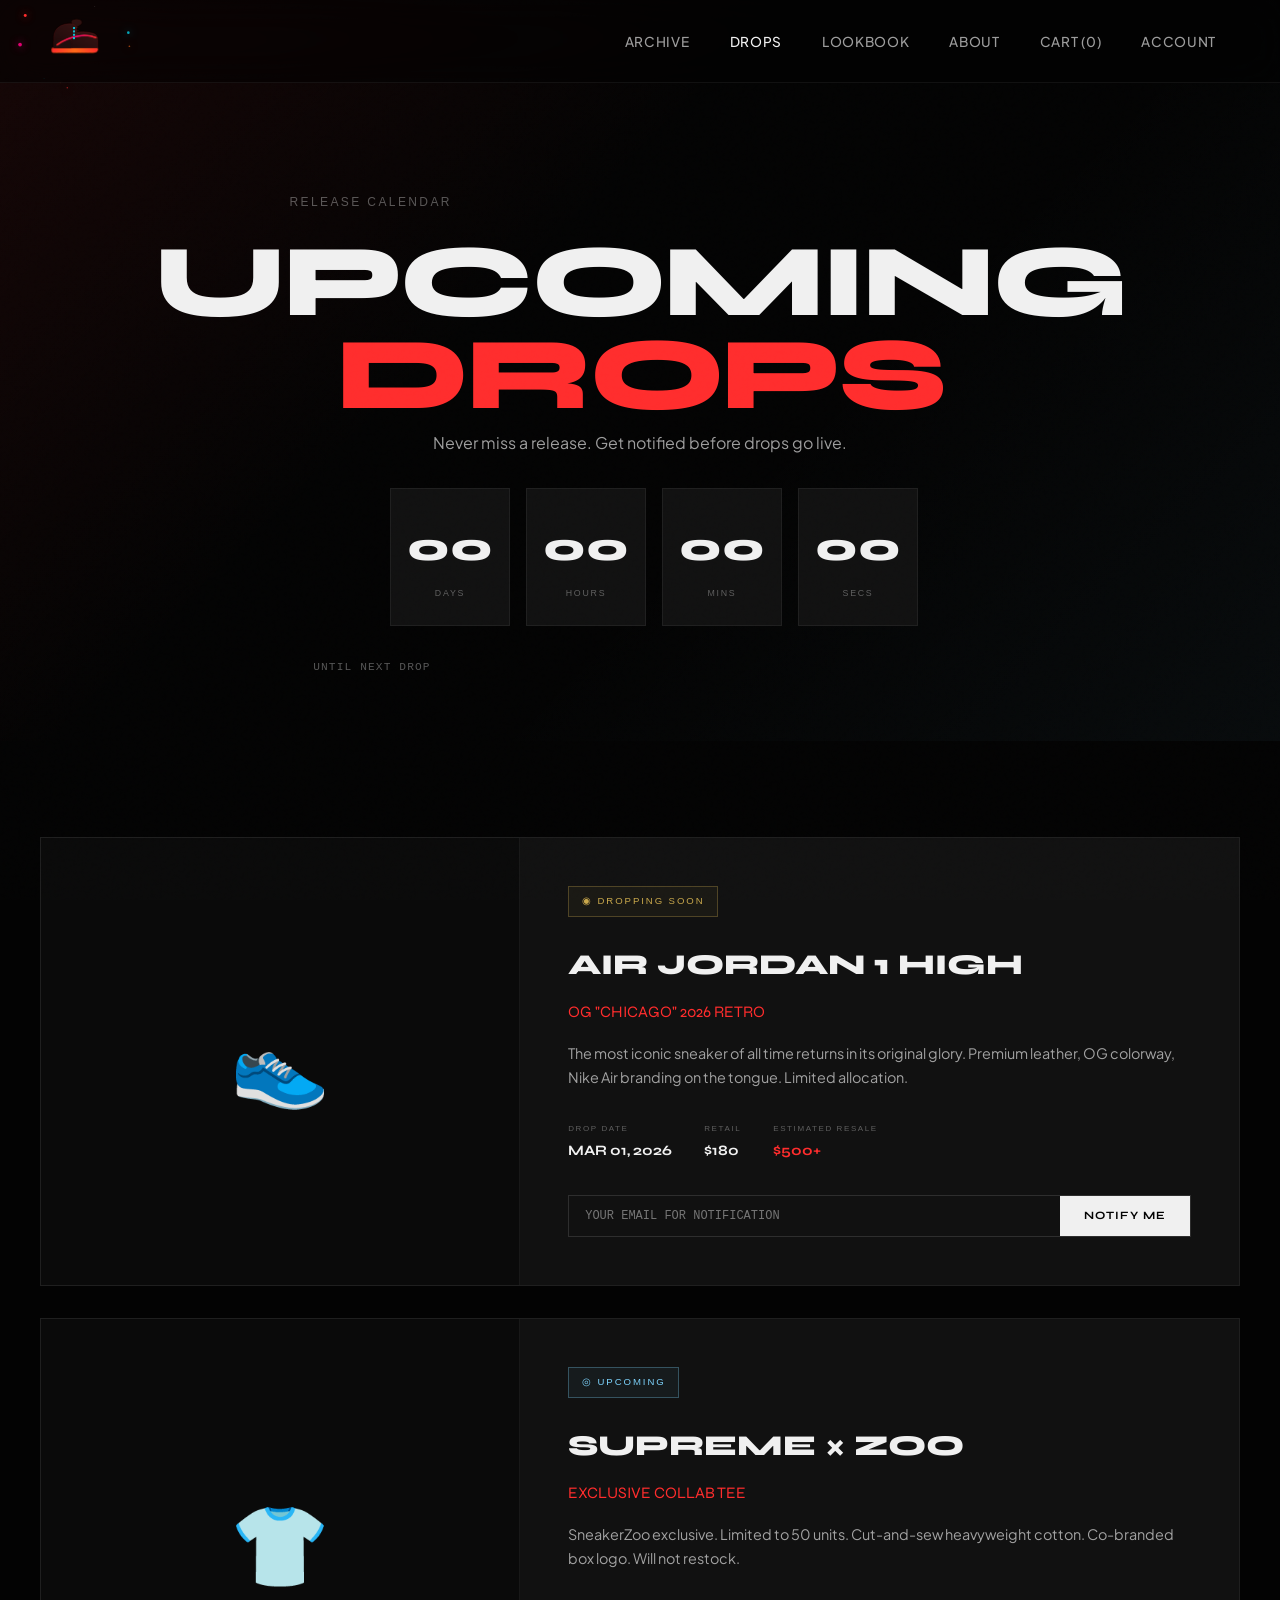
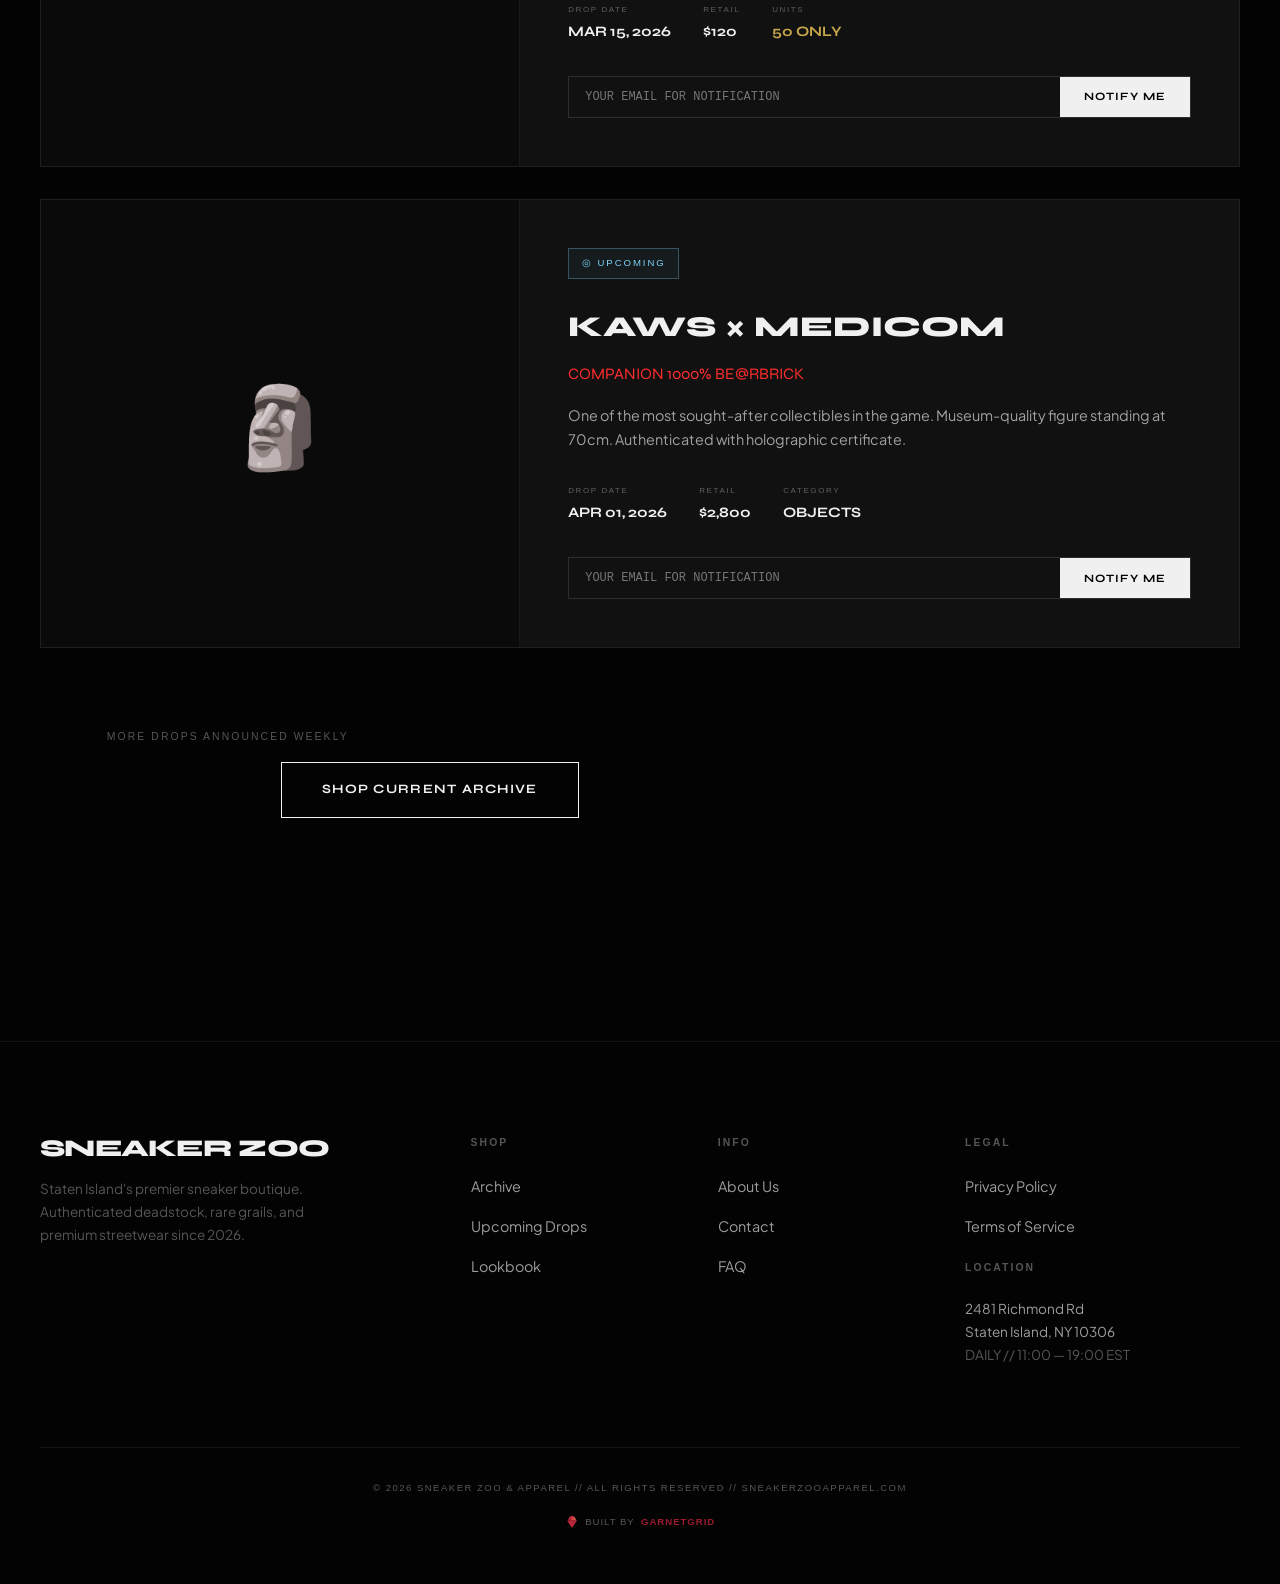
<file: drops.html>
<!DOCTYPE html>
<html lang="en">

<head>
    <meta charset="UTF-8">
    <meta name="viewport" content="width=device-width, initial-scale=1.0">
    <title>SNEAKER ZOO // UPCOMING DROPS</title>
    <meta name="description" content="Stay ahead of the curve. See what's dropping next at Sneaker Zoo.">
    <link rel="icon" type="image/svg+xml" href="favicon.svg">
    <!-- Open Graph / Facebook -->
    <meta property="og:title" content="SNEAKER ZOO // UPCOMING DROPS">
    <meta property="og:description" content="Never miss a release. Stay ahead of the latest drops from Staten Island's premier sneaker boutique.">
    <meta property="og:type" content="website">
    <meta property="og:url" content="https://sneakerzoo.garnetgrid.com/drops.html">
    <meta property="og:image" content="https://sneakerzoo.garnetgrid.com/og-image.png">
    <meta property="og:image:width" content="1200">
    <meta property="og:image:height" content="630">
    <meta property="og:site_name" content="Sneaker Zoo">
    <!-- Twitter Card -->
    <meta name="twitter:card" content="summary_large_image">
    <meta name="twitter:title" content="SNEAKER ZOO // UPCOMING DROPS">
    <meta name="twitter:description" content="Never miss a release. Stay ahead of the latest drops from Staten Island's premier sneaker boutique.">
    <meta name="twitter:image" content="https://sneakerzoo.garnetgrid.com/og-image.png">
    <!-- Touch Icons -->
    <link rel="apple-touch-icon" sizes="180x180" href="apple-touch-icon.png">
    <meta name="theme-color" content="#0a0a0f">
    <link rel="stylesheet" href="styles.css">
    <style>
        .drops-hero {
            min-height: 60vh;
            display: flex;
            align-items: center;
            justify-content: center;
            text-align: center;
            padding: 12rem var(--pad) 4rem;
            position: relative;
            overflow: hidden;
        }

        .drops-hero::before {
            content: '';
            position: absolute;
            inset: 0;
            background: linear-gradient(135deg, var(--accent-soft), transparent 40%),
                linear-gradient(315deg, rgba(125, 211, 252, 0.04), transparent 40%);
        }

        .countdown-grid {
            display: grid;
            grid-template-columns: repeat(4, 1fr);
            gap: 1rem;
            max-width: 500px;
            margin: 2rem auto;
        }

        .countdown-unit {
            background: var(--surface);
            border: 1px solid var(--line);
            padding: 1.5rem 1rem;
            text-align: center;
        }

        .countdown-unit .number {
            font-family: var(--font-head);
            font-size: 2.5rem;
            font-weight: 800;
        }

        .countdown-unit .label {
            font-family: var(--font-cyber);
            font-size: 0.55rem;
            letter-spacing: 0.2em;
            color: var(--text-muted);
            margin-top: 0.3rem;
        }

        /* Drop Cards */
        .drop-card {
            display: grid;
            grid-template-columns: 1fr 1.5fr;
            border: 1px solid var(--line);
            background: var(--surface);
            overflow: hidden;
            transition: all var(--duration-base) var(--ease-out-expo);
        }

        .drop-card:hover {
            border-color: var(--line-strong);
            transform: translateY(-4px);
            box-shadow: 0 20px 60px -15px rgba(0, 0, 0, 0.5);
        }

        .drop-card .drop-image {
            background: var(--void-light);
            display: flex;
            align-items: center;
            justify-content: center;
            min-height: 300px;
            font-size: 5rem;
            border-right: 1px solid var(--line);
        }

        .drop-card .drop-content {
            padding: 3rem;
            display: flex;
            flex-direction: column;
            justify-content: center;
        }

        .drop-status {
            display: inline-flex;
            align-items: center;
            gap: 0.4rem;
            font-family: var(--font-cyber);
            font-size: 0.6rem;
            letter-spacing: 0.2em;
            padding: 0.4rem 0.8rem;
            border: 1px solid;
            width: fit-content;
            margin-bottom: 1.5rem;
        }

        .drop-status.upcoming {
            color: var(--ice);
            border-color: rgba(125, 211, 252, 0.3);
            background: rgba(125, 211, 252, 0.05);
        }

        .drop-status.soon {
            color: var(--gold);
            border-color: rgba(201, 168, 76, 0.3);
            background: rgba(201, 168, 76, 0.05);
        }

        .drop-status.live {
            color: var(--accent);
            border-color: rgba(255, 45, 45, 0.3);
            background: rgba(255, 45, 45, 0.05);
        }

        .drop-name {
            font-family: var(--font-head);
            font-size: 1.8rem;
            font-weight: 800;
            text-transform: uppercase;
            margin-bottom: 0.5rem;
        }

        .drop-variant {
            font-family: var(--font-head);
            font-size: 1rem;
            color: var(--accent);
            margin-bottom: 1rem;
        }

        .drop-desc {
            color: var(--text-secondary);
            font-size: 0.9rem;
            line-height: 1.7;
            margin-bottom: 2rem;
        }

        .drop-meta {
            display: flex;
            gap: 2rem;
            margin-bottom: 2rem;
            flex-wrap: wrap;
        }

        .drop-meta-item {
            display: flex;
            flex-direction: column;
        }

        .drop-meta-item .drop-meta-label {
            font-family: var(--font-cyber);
            font-size: 0.5rem;
            letter-spacing: 0.2em;
            color: var(--text-muted);
            margin-bottom: 0.2rem;
        }

        .drop-meta-item .drop-meta-value {
            font-family: var(--font-head);
            font-weight: 700;
            font-size: 0.9rem;
        }

        .drops-list {
            display: flex;
            flex-direction: column;
            gap: 2rem;
        }

        /* Notify form */
        .notify-form {
            display: flex;
            gap: 0;
            border: 1px solid var(--line-strong);
        }

        .notify-form input {
            flex: 1;
            background: transparent;
            border: none;
            color: var(--text-primary);
            padding: 0.8rem 1rem;
            font-family: var(--font-mono);
            font-size: 0.75rem;
            outline: none;
        }

        .notify-form button {
            background: var(--text-primary);
            color: var(--void);
            border: none;
            padding: 0.8rem 1.5rem;
            font-family: var(--font-head);
            font-weight: 700;
            font-size: 0.7rem;
            letter-spacing: 0.1em;
            cursor: pointer;
            transition: background 0.2s;
        }

        .notify-form button:hover {
            background: var(--accent);
            color: white;
        }

        @media (max-width: 768px) {
            .drop-card {
                grid-template-columns: 1fr;
            }

            .drop-card .drop-image {
                min-height: 200px;
                border-right: none;
                border-bottom: 1px solid var(--line);
            }

            .countdown-grid {
                grid-template-columns: repeat(2, 1fr);
            }
        }
    </style>
</head>

<body class="loading">
    <div id="loader">
        <div class="loader-brand">SNEAKER ZOO</div>
        <div class="loader-bar"></div>
    </div>
    <div class="noise-overlay" aria-hidden="true"></div>
    <a href="#main-content" class="skip-link">Skip to main content</a>

    <main id="main-content">

        <!-- HERO -->
        <section class="drops-hero">
            <div style="position: relative; z-index: 2;">
                <p class="chapter-title">RELEASE CALENDAR</p>
                <h1 class="display-large" style="margin-bottom: 0.5rem;">UPCOMING<br><span
                        class="text-accent">DROPS</span></h1>
                <p style="color: var(--text-secondary); max-width: 500px; margin: 0 auto 1rem;">
                    Never miss a release. Get notified before drops go live.
                </p>

                <div class="countdown-grid">
                    <div class="countdown-unit">
                        <div class="number" id="cd-days">07</div>
                        <div class="label">DAYS</div>
                    </div>
                    <div class="countdown-unit">
                        <div class="number" id="cd-hours">14</div>
                        <div class="label">HOURS</div>
                    </div>
                    <div class="countdown-unit">
                        <div class="number" id="cd-mins">32</div>
                        <div class="label">MINS</div>
                    </div>
                    <div class="countdown-unit">
                        <div class="number" id="cd-secs">08</div>
                        <div class="label">SECS</div>
                    </div>
                </div>
                <p
                    style="font-family: var(--font-mono); font-size: 0.7rem; color: var(--text-muted); letter-spacing: 0.1em;">
                    UNTIL NEXT DROP</p>
            </div>
        </section>

        <!-- DROPS LIST -->
        <section class="section" style="padding-top: 6rem;">
            <div class="container">
                <div class="drops-list">

                    <!-- DROP 1 — Next Up -->
                    <div class="drop-card reveal">
                        <div class="drop-image">👟</div>
                        <div class="drop-content">
                            <div class="drop-status soon">◉ DROPPING SOON</div>
                            <div class="drop-name">AIR JORDAN 1 HIGH</div>
                            <div class="drop-variant">OG "CHICAGO" 2026 RETRO</div>
                            <p class="drop-desc">
                                The most iconic sneaker of all time returns in its original glory.
                                Premium leather, OG colorway, Nike Air branding on the tongue. Limited allocation.
                            </p>
                            <div class="drop-meta">
                                <div class="drop-meta-item">
                                    <span class="drop-meta-label">DROP DATE</span>
                                    <span class="drop-meta-value">MAR 01, 2026</span>
                                </div>
                                <div class="drop-meta-item">
                                    <span class="drop-meta-label">RETAIL</span>
                                    <span class="drop-meta-value">$180</span>
                                </div>
                                <div class="drop-meta-item">
                                    <span class="drop-meta-label">ESTIMATED RESALE</span>
                                    <span class="drop-meta-value" style="color: var(--accent);">$500+</span>
                                </div>
                            </div>
                            <form class="notify-form"
                                onsubmit="event.preventDefault(); this.querySelector('button').textContent='NOTIFIED ✓'; this.querySelector('input').disabled=true;">
                                <input type="email" placeholder="YOUR EMAIL FOR NOTIFICATION" required>
                                <button type="submit">NOTIFY ME</button>
                            </form>
                        </div>
                    </div>

                    <!-- DROP 2 -->
                    <div class="drop-card reveal">
                        <div class="drop-image">👕</div>
                        <div class="drop-content">
                            <div class="drop-status upcoming">◎ UPCOMING</div>
                            <div class="drop-name">SUPREME × ZOO</div>
                            <div class="drop-variant">EXCLUSIVE COLLAB TEE</div>
                            <p class="drop-desc">
                                SneakerZoo exclusive. Limited to 50 units. Cut-and-sew heavyweight cotton.
                                Co-branded box logo. Will not restock.
                            </p>
                            <div class="drop-meta">
                                <div class="drop-meta-item">
                                    <span class="drop-meta-label">DROP DATE</span>
                                    <span class="drop-meta-value">MAR 15, 2026</span>
                                </div>
                                <div class="drop-meta-item">
                                    <span class="drop-meta-label">RETAIL</span>
                                    <span class="drop-meta-value">$120</span>
                                </div>
                                <div class="drop-meta-item">
                                    <span class="drop-meta-label">UNITS</span>
                                    <span class="drop-meta-value" style="color: var(--gold);">50 ONLY</span>
                                </div>
                            </div>
                            <form class="notify-form"
                                onsubmit="event.preventDefault(); this.querySelector('button').textContent='NOTIFIED ✓'; this.querySelector('input').disabled=true;">
                                <input type="email" placeholder="YOUR EMAIL FOR NOTIFICATION" required>
                                <button type="submit">NOTIFY ME</button>
                            </form>
                        </div>
                    </div>

                    <!-- DROP 3 -->
                    <div class="drop-card reveal">
                        <div class="drop-image">🗿</div>
                        <div class="drop-content">
                            <div class="drop-status upcoming">◎ UPCOMING</div>
                            <div class="drop-name">KAWS × MEDICOM</div>
                            <div class="drop-variant">COMPANION 1000% BE@RBRICK</div>
                            <p class="drop-desc">
                                One of the most sought-after collectibles in the game. Museum-quality figure
                                standing at 70cm. Authenticated with holographic certificate.
                            </p>
                            <div class="drop-meta">
                                <div class="drop-meta-item">
                                    <span class="drop-meta-label">DROP DATE</span>
                                    <span class="drop-meta-value">APR 01, 2026</span>
                                </div>
                                <div class="drop-meta-item">
                                    <span class="drop-meta-label">RETAIL</span>
                                    <span class="drop-meta-value">$2,800</span>
                                </div>
                                <div class="drop-meta-item">
                                    <span class="drop-meta-label">CATEGORY</span>
                                    <span class="drop-meta-value">OBJECTS</span>
                                </div>
                            </div>
                            <form class="notify-form"
                                onsubmit="event.preventDefault(); this.querySelector('button').textContent='NOTIFIED ✓'; this.querySelector('input').disabled=true;">
                                <input type="email" placeholder="YOUR EMAIL FOR NOTIFICATION" required>
                                <button type="submit">NOTIFY ME</button>
                            </form>
                        </div>
                    </div>

                </div>

                <div style="text-align: center; padding: 5rem 0 2rem;">
                    <p
                        style="font-family: var(--font-cyber); font-size: 0.65rem; letter-spacing: 0.2em; color: var(--text-muted);">
                        MORE DROPS ANNOUNCED WEEKLY</p>
                    <p style="margin-top: 1rem;">
                        <a href="showcase.html" class="btn-magnet">SHOP CURRENT ARCHIVE</a>
                    </p>
                </div>
            </div>
        </section>

    </main>

    <div id="footer-container"></div>

    <script src="data.js"></script>
    <script src="script.js"></script>
    <script>
        // Live Countdown
        (function () {
            const nextDrop = new Date('2026-03-01T10:00:00-05:00');
            function updateCountdown() {
                const now = new Date();
                const diff = nextDrop - now;
                if (diff <= 0) {
                    document.getElementById('cd-days').textContent = '00';
                    document.getElementById('cd-hours').textContent = '00';
                    document.getElementById('cd-mins').textContent = '00';
                    document.getElementById('cd-secs').textContent = '00';
                    return;
                }
                const d = Math.floor(diff / 86400000);
                const h = Math.floor((diff % 86400000) / 3600000);
                const m = Math.floor((diff % 3600000) / 60000);
                const s = Math.floor((diff % 60000) / 1000);
                document.getElementById('cd-days').textContent = String(d).padStart(2, '0');
                document.getElementById('cd-hours').textContent = String(h).padStart(2, '0');
                document.getElementById('cd-mins').textContent = String(m).padStart(2, '0');
                document.getElementById('cd-secs').textContent = String(s).padStart(2, '0');
            }
            updateCountdown();
            setInterval(updateCountdown, 1000);
        })();
    </script>
<script src="protect.js"></script>
<script src="protect.js"></script>
</body>

</html>
</file>
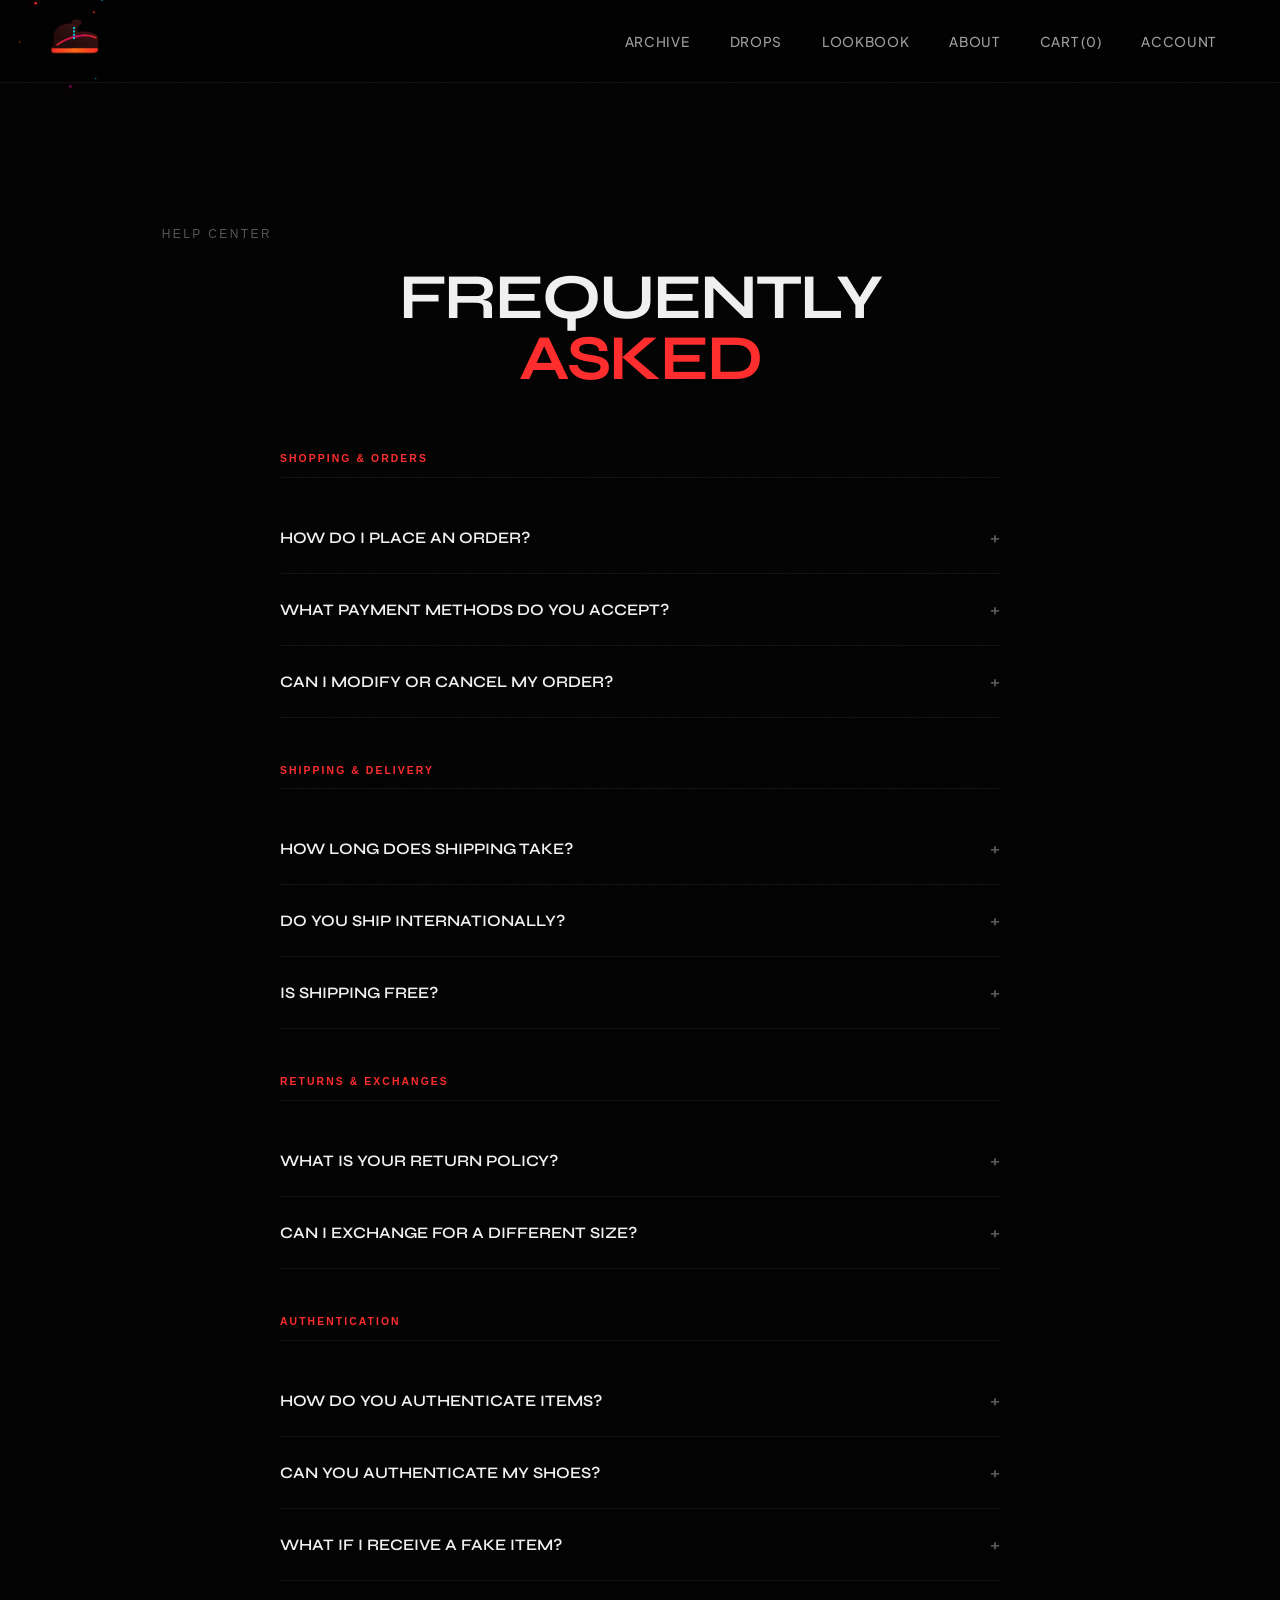
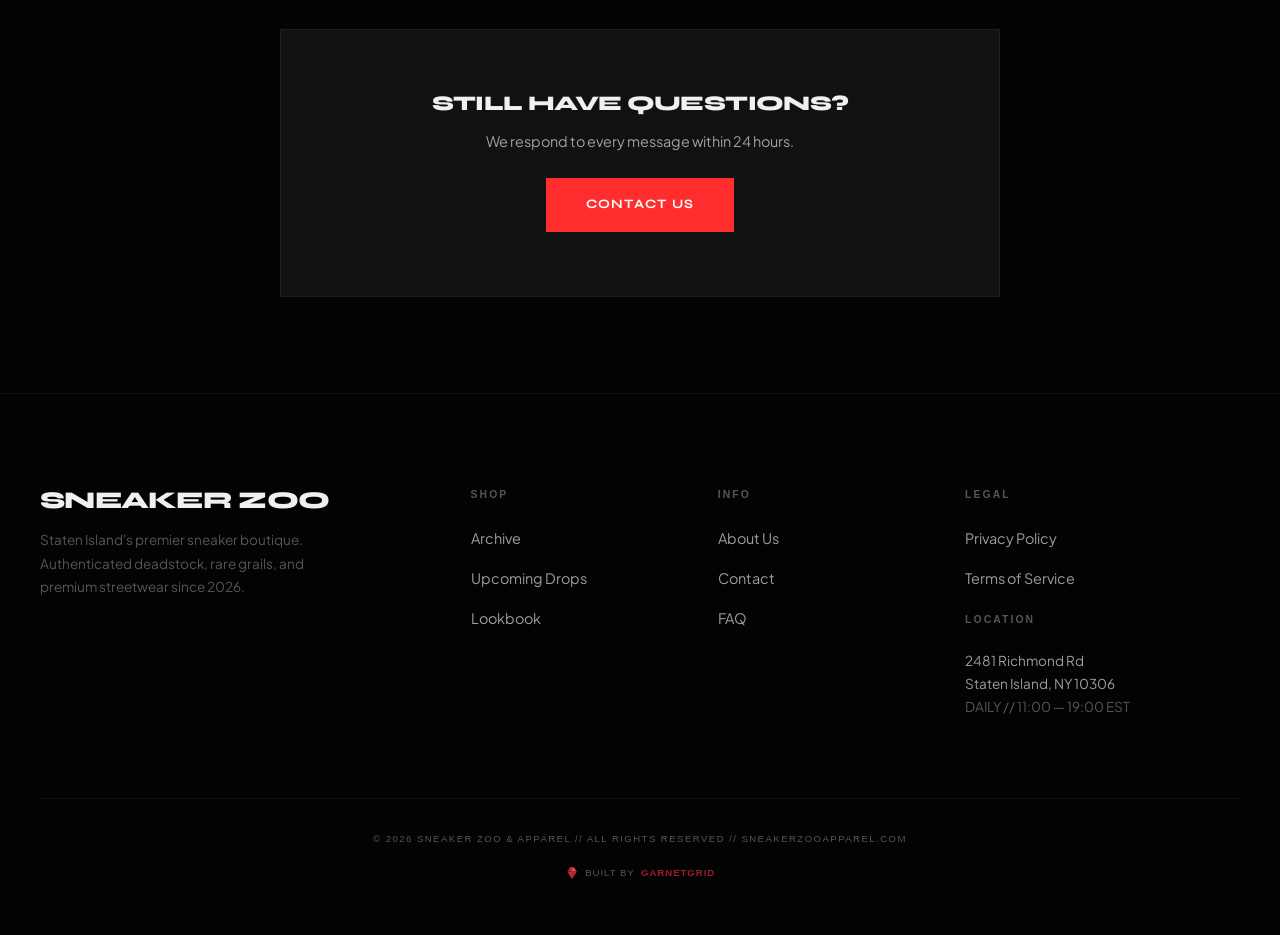
<file: faq.html>
<!DOCTYPE html>
<html lang="en">

<head>
    <meta charset="UTF-8">
    <meta name="viewport" content="width=device-width, initial-scale=1.0">
    <title>SNEAKER ZOO // FAQ</title>
    <meta name="description"
        content="Frequently asked questions about Sneaker Zoo. Shipping, returns, authentication, and more.">
    <link rel="icon" type="image/svg+xml" href="favicon.svg">
    <!-- Open Graph / Facebook -->
    <meta property="og:title" content="SNEAKER ZOO // FAQ">
    <meta property="og:description" content="Frequently asked questions about Sneaker Zoo — authentication, shipping, returns.">
    <meta property="og:type" content="website">
    <meta property="og:url" content="https://sneakerzoo.garnetgrid.com/faq.html">
    <meta property="og:image" content="https://sneakerzoo.garnetgrid.com/og-image.png">
    <meta property="og:image:width" content="1200">
    <meta property="og:image:height" content="630">
    <meta property="og:site_name" content="Sneaker Zoo">
    <!-- Twitter Card -->
    <meta name="twitter:card" content="summary_large_image">
    <meta name="twitter:title" content="SNEAKER ZOO // FAQ">
    <meta name="twitter:description" content="Frequently asked questions about Sneaker Zoo — authentication, shipping, returns.">
    <meta name="twitter:image" content="https://sneakerzoo.garnetgrid.com/og-image.png">
    <!-- Touch Icons -->
    <link rel="apple-touch-icon" sizes="180x180" href="apple-touch-icon.png">
    <meta name="theme-color" content="#0a0a0f">
    <link rel="stylesheet" href="styles.css">
    <style>
        .faq-hero {
            padding: 14rem 0 4rem;
            text-align: center;
        }

        .faq-container {
            max-width: 800px;
            margin: 0 auto;
            padding: 0 var(--pad) 6rem;
        }

        .faq-category {
            margin-bottom: 3rem;
        }

        .faq-category-title {
            font-family: var(--font-cyber);
            font-size: 0.65rem;
            letter-spacing: 0.2em;
            color: var(--accent);
            margin-bottom: 1.5rem;
            padding-bottom: 0.8rem;
            border-bottom: 1px solid var(--line);
        }

        .faq-item {
            border-bottom: 1px solid var(--line);
        }

        .faq-question {
            width: 100%;
            background: none;
            border: none;
            text-align: left;
            padding: 1.5rem 0;
            cursor: pointer;
            display: flex;
            justify-content: space-between;
            align-items: center;
            color: var(--text-primary);
            font-family: var(--font-head);
            font-weight: 600;
            font-size: 1rem;
            text-transform: uppercase;
            transition: color 0.2s;
        }

        .faq-question:hover {
            color: var(--accent);
        }

        .faq-question .faq-toggle {
            font-size: 1.2rem;
            transition: transform 0.3s var(--ease-out-expo);
            color: var(--text-muted);
        }

        .faq-item.open .faq-toggle {
            transform: rotate(45deg);
            color: var(--accent);
        }

        .faq-answer {
            max-height: 0;
            overflow: hidden;
            transition: max-height 0.4s var(--ease-out-expo), padding 0.3s;
        }

        .faq-item.open .faq-answer {
            max-height: 400px;
            padding-bottom: 1.5rem;
        }

        .faq-answer p {
            color: var(--text-secondary);
            font-size: 0.95rem;
            line-height: 1.8;
        }

        .faq-cta {
            text-align: center;
            padding: 4rem 2rem;
            background: var(--surface);
            border: 1px solid var(--line);
            margin-top: 3rem;
        }
    </style>
</head>

<body class="loading">
    <div id="loader">
        <div class="loader-brand">SNEAKER ZOO</div>
        <div class="loader-bar"></div>
    </div>
    <div class="noise-overlay" aria-hidden="true"></div>
    <a href="#main-content" class="skip-link">Skip to main content</a>

    <main id="main-content">

        <div class="faq-hero">
            <p class="chapter-title reveal">HELP CENTER</p>
            <h1 class="display-medium reveal">FREQUENTLY<br><span class="text-accent">ASKED</span></h1>
        </div>

        <div class="faq-container">

            <!-- SHOPPING -->
            <div class="faq-category reveal">
                <h2 class="faq-category-title">SHOPPING & ORDERS</h2>

                <div class="faq-item">
                    <button class="faq-question">
                        <span>How do I place an order?</span>
                        <span class="faq-toggle">+</span>
                    </button>
                    <div class="faq-answer">
                        <p>Browse our archive, select your item, choose your size, and add to cart. When you're ready,
                            head to checkout, fill in your shipping and payment details, and confirm your order. You'll
                            receive a confirmation email immediately.</p>
                    </div>
                </div>

                <div class="faq-item">
                    <button class="faq-question">
                        <span>What payment methods do you accept?</span>
                        <span class="faq-toggle">+</span>
                    </button>
                    <div class="faq-answer">
                        <p>We accept all major credit cards (Visa, Mastercard, Amex, Discover) through our secure
                            checkout. All transactions are encrypted with 256-bit SSL.</p>
                    </div>
                </div>

                <div class="faq-item">
                    <button class="faq-question">
                        <span>Can I modify or cancel my order?</span>
                        <span class="faq-toggle">+</span>
                    </button>
                    <div class="faq-answer">
                        <p>Orders can be modified or cancelled within 1 hour of placement. After that, we begin
                            processing and cannot guarantee changes. Contact us at support@sneakerzoo.com immediately if
                            you need to make changes.</p>
                    </div>
                </div>
            </div>

            <!-- SHIPPING -->
            <div class="faq-category reveal">
                <h2 class="faq-category-title">SHIPPING & DELIVERY</h2>

                <div class="faq-item">
                    <button class="faq-question">
                        <span>How long does shipping take?</span>
                        <span class="faq-toggle">+</span>
                    </button>
                    <div class="faq-answer">
                        <p>Domestic orders ship within 48–72 hours via USPS Priority or UPS Ground. Most orders arrive
                            within 3–5 business days. International shipping is available on request — contact us for a
                            quote.</p>
                    </div>
                </div>

                <div class="faq-item">
                    <button class="faq-question">
                        <span>Do you ship internationally?</span>
                        <span class="faq-toggle">+</span>
                    </button>
                    <div class="faq-answer">
                        <p>Yes, we ship worldwide on select items. International orders are fully insured and tracked.
                            Contact us at support@sneakerzoo.com for international shipping rates and availability.</p>
                    </div>
                </div>

                <div class="faq-item">
                    <button class="faq-question">
                        <span>Is shipping free?</span>
                        <span class="faq-toggle">+</span>
                    </button>
                    <div class="faq-answer">
                        <p>Free shipping on all domestic orders. Every package is double-boxed, insured, and shipped
                            with tracking. We treat your purchase like it's our own collection.</p>
                    </div>
                </div>
            </div>

            <!-- RETURNS -->
            <div class="faq-category reveal">
                <h2 class="faq-category-title">RETURNS & EXCHANGES</h2>

                <div class="faq-item">
                    <button class="faq-question">
                        <span>What is your return policy?</span>
                        <span class="faq-toggle">+</span>
                    </button>
                    <div class="faq-answer">
                        <p>We accept returns within 14 days of delivery on deadstock items in original condition with
                            all tags and packaging. Items must not be worn, tried on, or altered. Refunds are processed
                            within 3–5 business days of receiving the return.</p>
                    </div>
                </div>

                <div class="faq-item">
                    <button class="faq-question">
                        <span>Can I exchange for a different size?</span>
                        <span class="faq-toggle">+</span>
                    </button>
                    <div class="faq-answer">
                        <p>Due to the limited nature of our inventory, exchanges are subject to availability. If your
                            size is in stock, we're happy to arrange an exchange. Contact us within 14 days of delivery.
                        </p>
                    </div>
                </div>
            </div>

            <!-- AUTHENTICATION -->
            <div class="faq-category reveal">
                <h2 class="faq-category-title">AUTHENTICATION</h2>

                <div class="faq-item">
                    <button class="faq-question">
                        <span>How do you authenticate items?</span>
                        <span class="faq-toggle">+</span>
                    </button>
                    <div class="faq-answer">
                        <p>Every item passes our 38-point authentication protocol. We inspect stitching patterns,
                            materials, glue consistency, sole construction, labeling, box details, and 32 other data
                            points. Our team has processed over 500 pairs and maintains a 100% authenticity guarantee.
                        </p>
                    </div>
                </div>

                <div class="faq-item">
                    <button class="faq-question">
                        <span>Can you authenticate my shoes?</span>
                        <span class="faq-toggle">+</span>
                    </button>
                    <div class="faq-answer">
                        <p>Yes! We offer authentication services for a flat fee. Send clear photos (minimum 8 angles) to
                            support@sneakerzoo.com or visit us in person at our Staten Island location. Walk-ins welcome
                            during business hours.</p>
                    </div>
                </div>

                <div class="faq-item">
                    <button class="faq-question">
                        <span>What if I receive a fake item?</span>
                        <span class="faq-toggle">+</span>
                    </button>
                    <div class="faq-answer">
                        <p>This will never happen. But if for any reason an item fails third-party authentication, we
                            offer a full refund plus return shipping. Our reputation is built on trust, and we stake our
                            name on every sale.</p>
                    </div>
                </div>
            </div>

            <!-- STILL NEED HELP -->
            <div class="faq-cta reveal">
                <h3 style="font-family: var(--font-head); font-size: 1.3rem; margin-bottom: 1rem;">STILL HAVE QUESTIONS?
                </h3>
                <p style="color: var(--text-secondary); margin-bottom: 1.5rem; font-size: 0.9rem;">We respond to every
                    message within 24 hours.</p>
                <a href="contact.html" class="btn-accent"><span>CONTACT US</span></a>
            </div>

        </div>

    </main>

    <div id="footer-container"></div>

    <script src="data.js"></script>
    <script src="script.js"></script>
    <script>
        // Accordion
        document.querySelectorAll('.faq-question').forEach(q => {
            q.addEventListener('click', () => {
                const item = q.parentElement;
                const wasOpen = item.classList.contains('open');
                // Close all
                document.querySelectorAll('.faq-item').forEach(i => i.classList.remove('open'));
                // Toggle clicked
                if (!wasOpen) item.classList.add('open');
            });
        });
    </script>
<script src="protect.js"></script>
<script src="protect.js"></script>
</body>

</html>
</file>
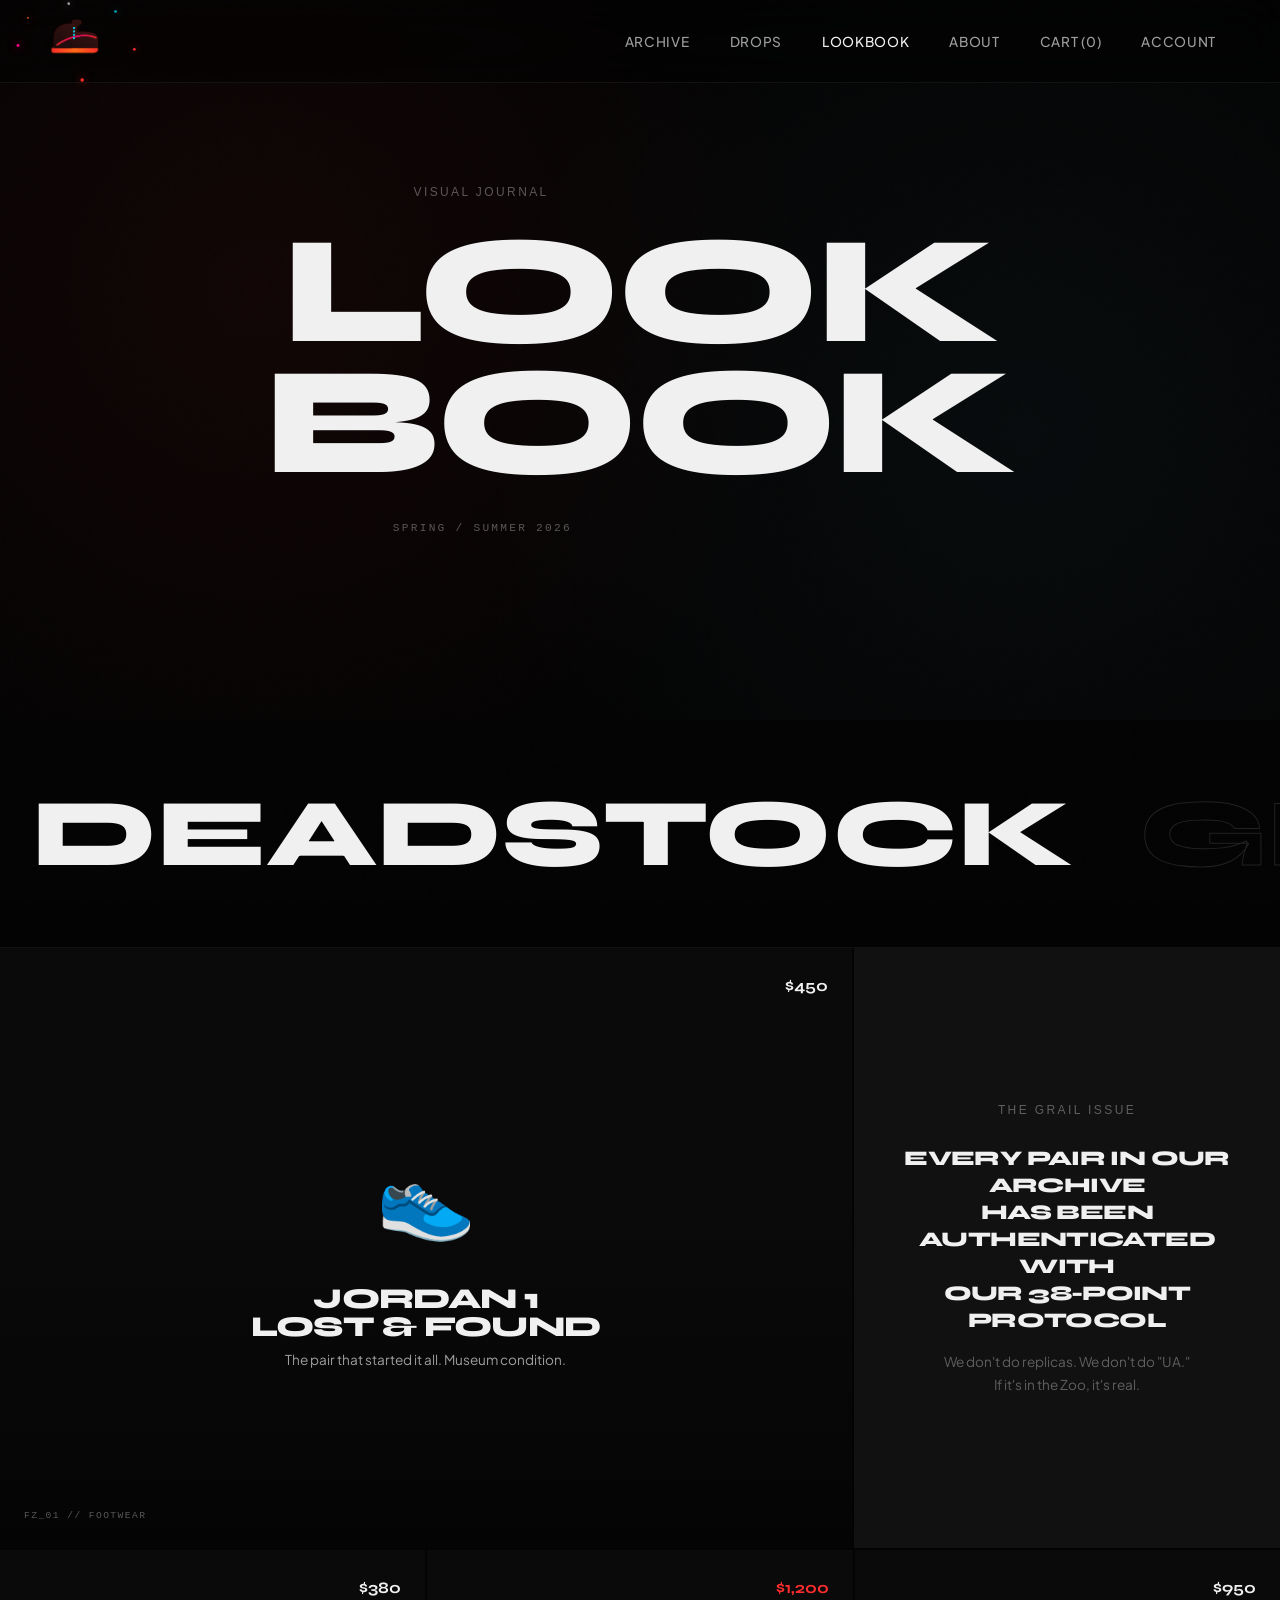
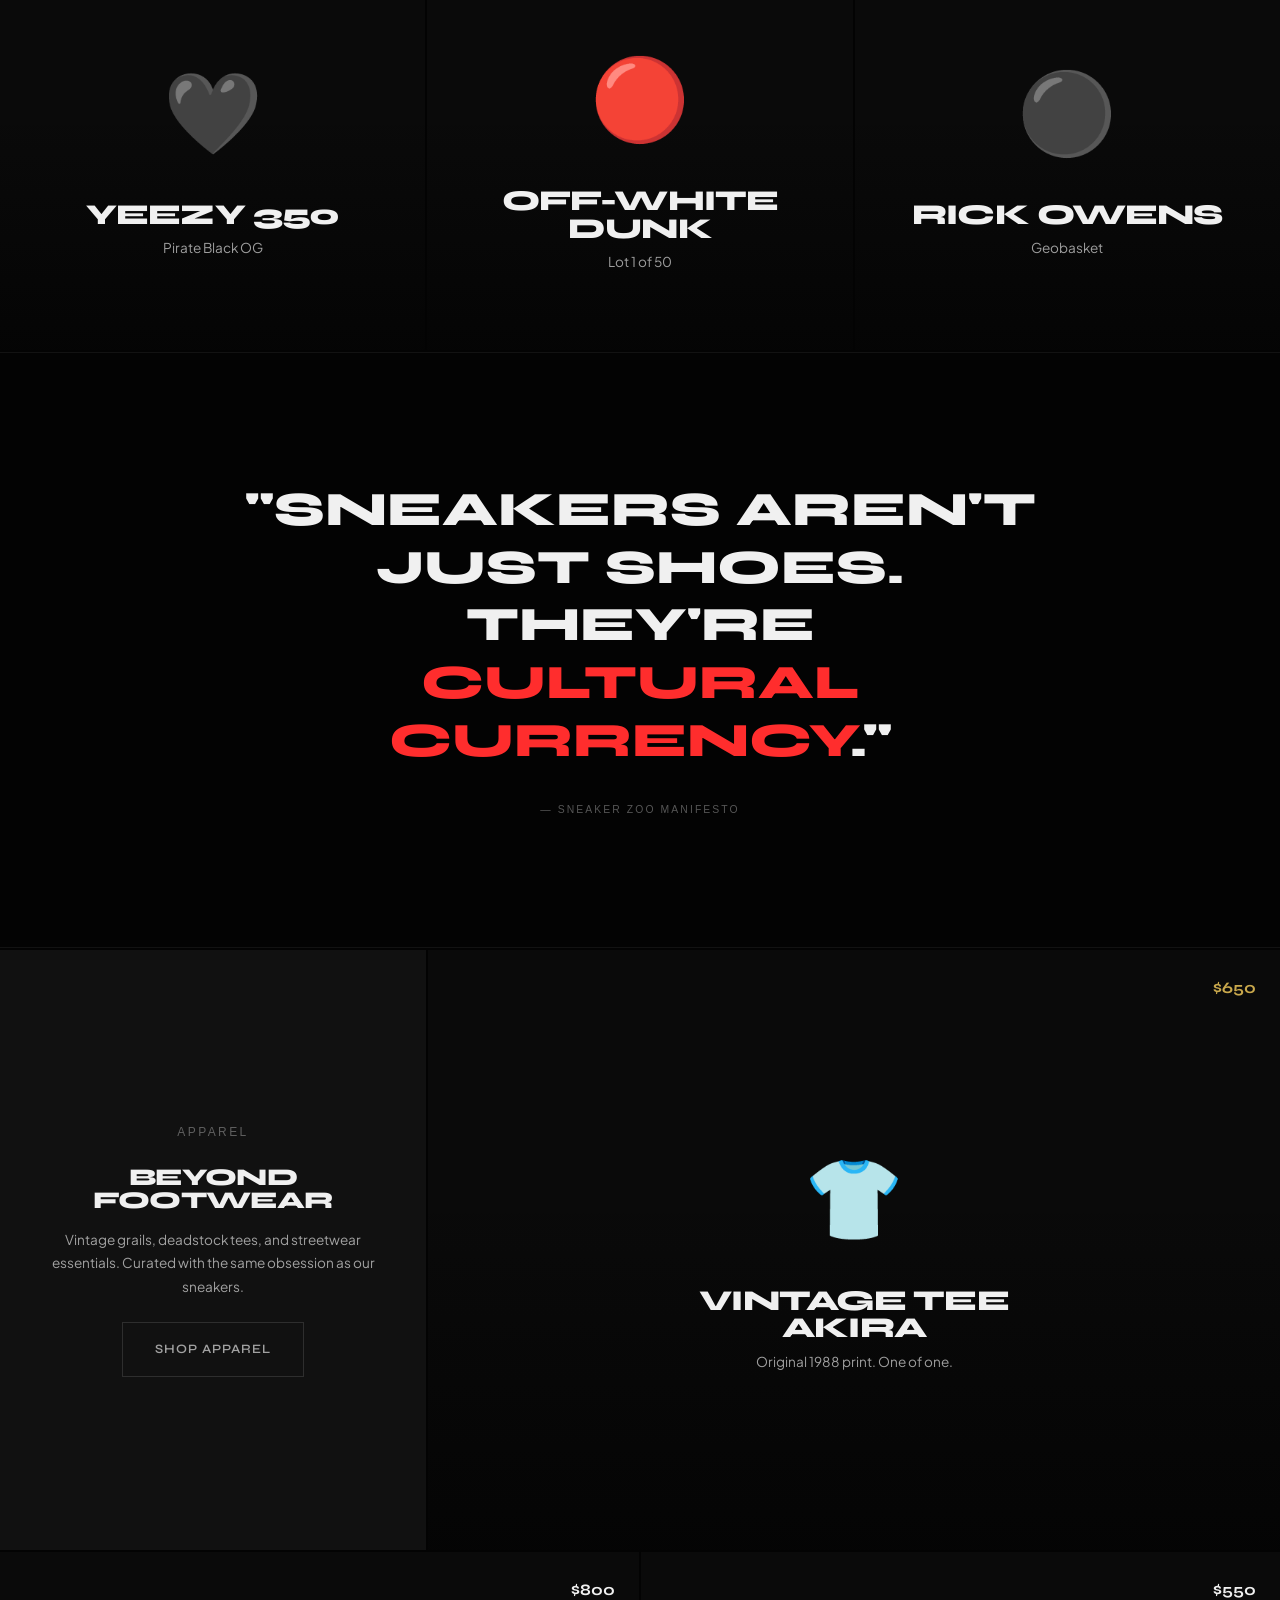
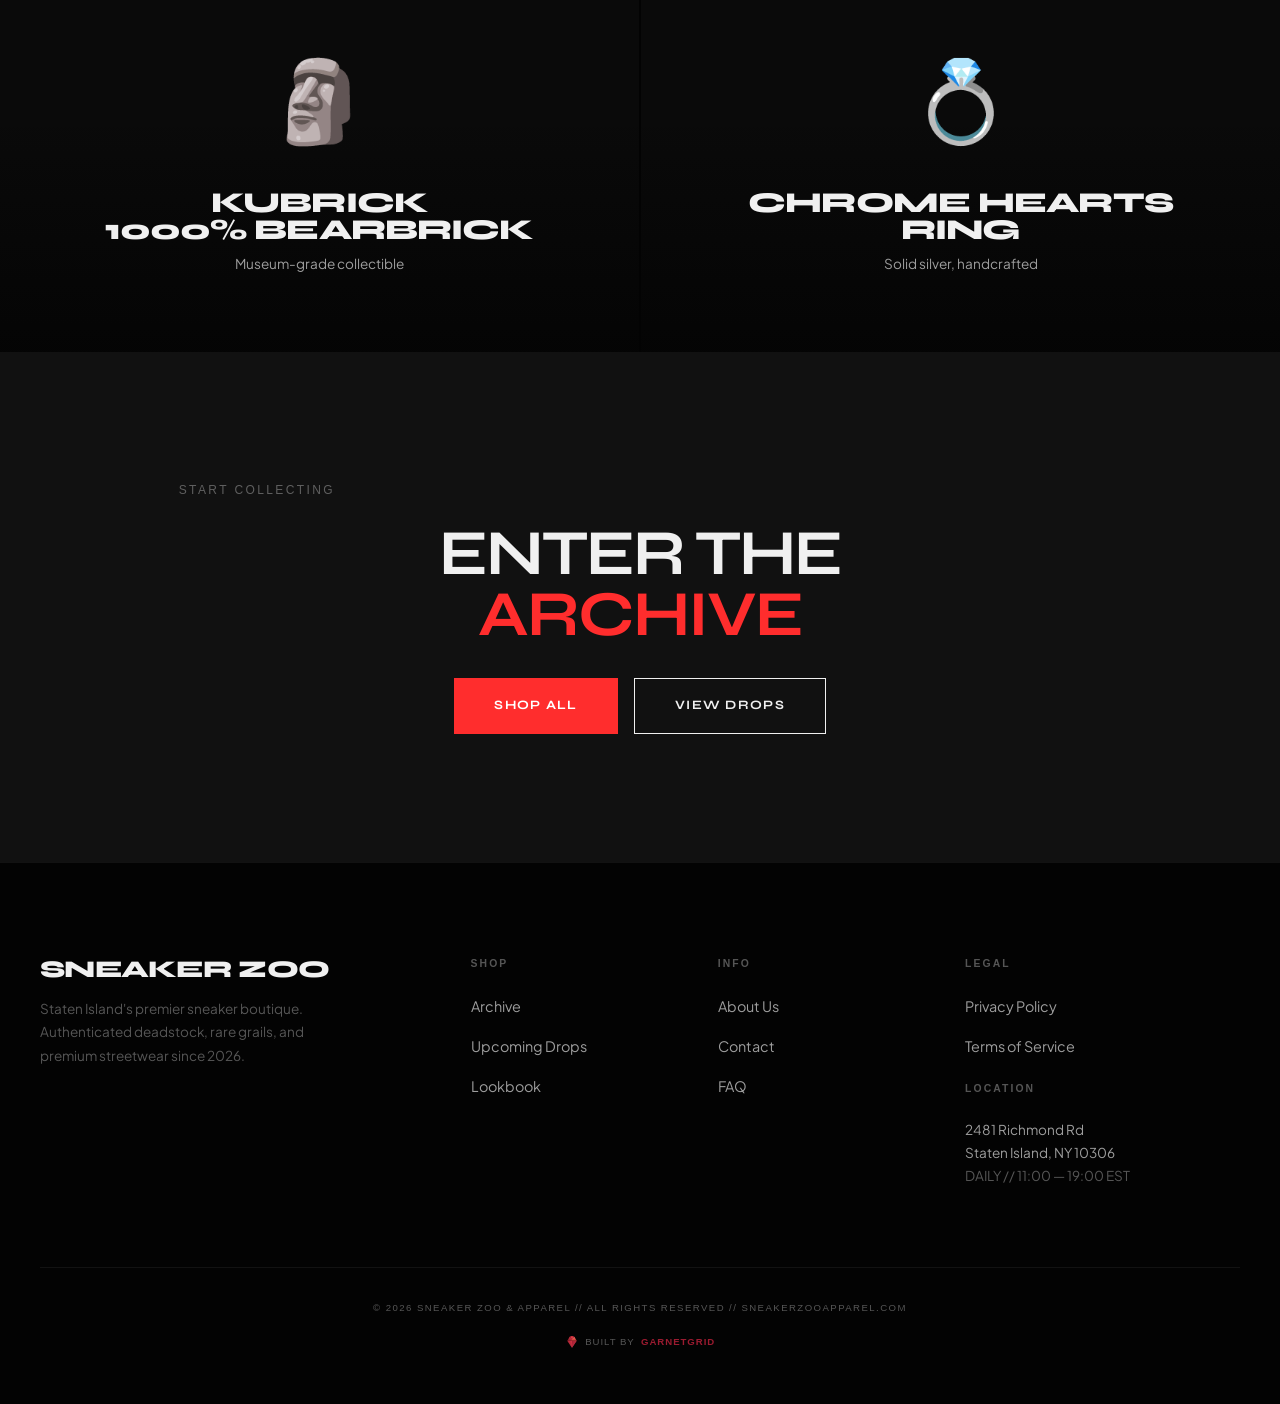
<file: lookbook.html>
<!DOCTYPE html>
<html lang="en">

<head>
    <meta charset="UTF-8">
    <meta name="viewport" content="width=device-width, initial-scale=1.0">
    <title>SNEAKER ZOO // LOOKBOOK</title>
    <meta name="description" content="The visual journal. Sneaker Zoo editorial lookbook and brand photography.">
    <link rel="icon" type="image/svg+xml" href="favicon.svg">
    <!-- Open Graph / Facebook -->
    <meta property="og:title" content="SNEAKER ZOO // LOOKBOOK">
    <meta property="og:description" content="Visual journal of style, culture, and curated fits from the Sneaker Zoo archive.">
    <meta property="og:type" content="website">
    <meta property="og:url" content="https://sneakerzoo.garnetgrid.com/lookbook.html">
    <meta property="og:image" content="https://sneakerzoo.garnetgrid.com/og-image.png">
    <meta property="og:image:width" content="1200">
    <meta property="og:image:height" content="630">
    <meta property="og:site_name" content="Sneaker Zoo">
    <!-- Twitter Card -->
    <meta name="twitter:card" content="summary_large_image">
    <meta name="twitter:title" content="SNEAKER ZOO // LOOKBOOK">
    <meta name="twitter:description" content="Visual journal of style, culture, and curated fits from the Sneaker Zoo archive.">
    <meta name="twitter:image" content="https://sneakerzoo.garnetgrid.com/og-image.png">
    <!-- Touch Icons -->
    <link rel="apple-touch-icon" sizes="180x180" href="apple-touch-icon.png">
    <meta name="theme-color" content="#0a0a0f">
    <link rel="stylesheet" href="styles.css">
    <style>
        .lookbook-hero {
            min-height: 80vh;
            display: flex;
            flex-direction: column;
            align-items: center;
            justify-content: center;
            text-align: center;
            position: relative;
            overflow: hidden;
            padding: 6rem var(--pad);
        }

        .lookbook-hero::before {
            content: '';
            position: absolute;
            inset: 0;
            background:
                radial-gradient(circle at 20% 40%, rgba(255, 45, 45, 0.06), transparent 50%),
                radial-gradient(circle at 80% 60%, rgba(125, 211, 252, 0.04), transparent 50%);
        }

        .lookbook-season {
            font-family: var(--font-mono);
            font-size: 0.7rem;
            color: var(--text-muted);
            letter-spacing: 0.2em;
            margin-top: 2rem;
        }

        /* Editorial Grid */
        .editorial-grid {
            display: grid;
            gap: 2px;
        }

        .editorial-row {
            display: grid;
            gap: 2px;
        }

        .editorial-row.two-col {
            grid-template-columns: 1fr 1fr;
        }

        .editorial-row.three-col {
            grid-template-columns: 1fr 1fr 1fr;
        }

        .editorial-row.hero-split {
            grid-template-columns: 2fr 1fr;
        }

        .editorial-row.split-hero {
            grid-template-columns: 1fr 2fr;
        }

        .editorial-cell {
            position: relative;
            overflow: hidden;
            background: var(--surface);
            min-height: 400px;
            display: flex;
            align-items: center;
            justify-content: center;
        }

        .editorial-cell.tall {
            min-height: 600px;
        }

        .editorial-cell .cell-content {
            position: relative;
            z-index: 2;
            text-align: center;
            padding: 3rem;
        }

        .editorial-cell .cell-bg {
            position: absolute;
            inset: 0;
            background: var(--void-light);
            transition: transform 8s ease;
        }

        .editorial-cell:hover .cell-bg {
            transform: scale(1.05);
        }

        .editorial-cell .cell-overlay {
            position: absolute;
            inset: 0;
            background: linear-gradient(to top, rgba(3, 3, 3, 0.8), transparent 60%);
            z-index: 1;
        }

        .cell-icon {
            font-size: 5rem;
            margin-bottom: 1.5rem;
            display: block;
        }

        .cell-title {
            font-family: var(--font-head);
            font-size: 1.8rem;
            font-weight: 800;
            text-transform: uppercase;
            margin-bottom: 0.5rem;
        }

        .cell-subtitle {
            font-family: var(--font-body);
            font-size: 0.85rem;
            color: var(--text-secondary);
        }

        .cell-tag {
            position: absolute;
            bottom: 1.5rem;
            left: 1.5rem;
            font-family: var(--font-mono);
            font-size: 0.6rem;
            color: var(--text-muted);
            letter-spacing: 0.15em;
            z-index: 3;
        }

        .cell-price-tag {
            position: absolute;
            top: 1.5rem;
            right: 1.5rem;
            font-family: var(--font-head);
            font-weight: 700;
            font-size: 1rem;
            z-index: 3;
        }

        /* Quote Section */
        .editorial-quote {
            padding: 8rem var(--pad);
            text-align: center;
            border-top: 1px solid var(--line);
            border-bottom: 1px solid var(--line);
        }

        .editorial-quote blockquote {
            font-family: var(--font-head);
            font-size: clamp(1.5rem, 4vw, 3rem);
            font-weight: 800;
            line-height: 1.2;
            max-width: 800px;
            margin: 0 auto;
            text-transform: uppercase;
        }

        .editorial-quote cite {
            display: block;
            margin-top: 2rem;
            font-family: var(--font-cyber);
            font-size: 0.65rem;
            letter-spacing: 0.2em;
            color: var(--text-muted);
            font-style: normal;
        }

        /* Ticker */
        .lookbook-ticker {
            display: flex;
            overflow: hidden;
            white-space: nowrap;
            padding: 2rem 0;
            border-bottom: 1px solid var(--line);
        }

        .lookbook-ticker .ticker-track {
            display: inline-flex;
            animation: marqueeScroll 20s linear infinite;
        }

        .lookbook-ticker .ticker-item {
            font-family: var(--font-head);
            font-size: clamp(3rem, 8vw, 6rem);
            font-weight: 800;
            text-transform: uppercase;
            white-space: nowrap;
            padding: 0 2rem;
            color: transparent;
            -webkit-text-stroke: 1px var(--line-strong);
        }

        .lookbook-ticker .ticker-item:nth-child(odd) {
            color: var(--text-primary);
            -webkit-text-stroke: 0;
        }

        @media (max-width: 768px) {

            .editorial-row.two-col,
            .editorial-row.three-col,
            .editorial-row.hero-split,
            .editorial-row.split-hero {
                grid-template-columns: 1fr;
            }

            .editorial-cell {
                min-height: 300px;
            }

            .editorial-cell.tall {
                min-height: 400px;
            }
        }
    </style>
</head>

<body class="loading">
    <div id="loader">
        <div class="loader-brand">SNEAKER ZOO</div>
        <div class="loader-bar"></div>
    </div>
    <div class="noise-overlay" aria-hidden="true"></div>
    <a href="#main-content" class="skip-link">Skip to main content</a>

    <main id="main-content">

        <!-- HERO -->
        <section class="lookbook-hero">
            <div style="position: relative; z-index: 2;">
                <p class="chapter-title">VISUAL JOURNAL</p>
                <h1 class="display-huge" style="margin-bottom: 0;">LOOK<br>BOOK</h1>
                <p class="lookbook-season">SPRING / SUMMER 2026</p>
            </div>
        </section>

        <!-- STROKE TEXT TICKER -->
        <div class="lookbook-ticker">
            <div class="ticker-track">
                <span class="ticker-item">DEADSTOCK</span>
                <span class="ticker-item">GRAILS</span>
                <span class="ticker-item">CULTURE</span>
                <span class="ticker-item">ARCHIVE</span>
                <span class="ticker-item">DEADSTOCK</span>
                <span class="ticker-item">GRAILS</span>
                <span class="ticker-item">CULTURE</span>
                <span class="ticker-item">ARCHIVE</span>
            </div>
        </div>

        <!-- EDITORIAL GRID -->
        <div class="editorial-grid">

            <!-- ROW 1: 2-col hero -->
            <div class="editorial-row hero-split">
                <div class="editorial-cell tall reveal-left" onclick="window.location='product.html?id=fz_01'">
                    <div class="cell-bg"></div>
                    <div class="cell-overlay"></div>
                    <div class="cell-content">
                        <span class="cell-icon">👟</span>
                        <h2 class="cell-title">JORDAN 1<br>LOST & FOUND</h2>
                        <p class="cell-subtitle">The pair that started it all. Museum condition.</p>
                    </div>
                    <span class="cell-tag">FZ_01 // FOOTWEAR</span>
                    <span class="cell-price-tag">$450</span>
                </div>
                <div class="editorial-cell tall reveal-right" style="background: var(--surface);">
                    <div class="cell-content">
                        <p class="chapter-title">THE GRAIL ISSUE</p>
                        <h3
                            style="font-family: var(--font-head); font-size: 1.3rem; margin-bottom: 1rem; line-height: 1.3;">
                            Every pair in our archive<br>has been authenticated with<br>our 38-point protocol
                        </h3>
                        <p
                            style="font-size: 0.85rem; color: var(--text-muted); line-height: 1.7; max-width: 300px; margin: 0 auto;">
                            We don't do replicas. We don't do "UA." <br>If it's in the Zoo, it's real.
                        </p>
                    </div>
                </div>
            </div>

            <!-- ROW 2: 3-col -->
            <div class="editorial-row three-col">
                <div class="editorial-cell reveal" onclick="window.location='product.html?id=fz_02'">
                    <div class="cell-bg"></div>
                    <div class="cell-overlay"></div>
                    <div class="cell-content">
                        <span class="cell-icon">🖤</span>
                        <h3 class="cell-title">YEEZY 350</h3>
                        <p class="cell-subtitle">Pirate Black OG</p>
                    </div>
                    <span class="cell-price-tag">$380</span>
                </div>
                <div class="editorial-cell reveal" onclick="window.location='product.html?id=fz_04'">
                    <div class="cell-bg"></div>
                    <div class="cell-overlay"></div>
                    <div class="cell-content">
                        <span class="cell-icon">🔴</span>
                        <h3 class="cell-title">OFF-WHITE DUNK</h3>
                        <p class="cell-subtitle">Lot 1 of 50</p>
                    </div>
                    <span class="cell-price-tag" style="color: var(--accent);">$1,200</span>
                </div>
                <div class="editorial-cell reveal" onclick="window.location='product.html?id=fz_05'">
                    <div class="cell-bg"></div>
                    <div class="cell-overlay"></div>
                    <div class="cell-content">
                        <span class="cell-icon">⚫</span>
                        <h3 class="cell-title">RICK OWENS</h3>
                        <p class="cell-subtitle">Geobasket</p>
                    </div>
                    <span class="cell-price-tag">$950</span>
                </div>
            </div>

            <!-- QUOTE -->
            <div class="editorial-quote">
                <blockquote class="reveal">
                    "Sneakers aren't just shoes.<br>
                    They're <span class="text-accent">cultural currency</span>."
                </blockquote>
                <cite>— SNEAKER ZOO MANIFESTO</cite>
            </div>

            <!-- ROW 3: split-hero -->
            <div class="editorial-row split-hero">
                <div class="editorial-cell reveal-left" style="background: var(--surface);">
                    <div class="cell-content">
                        <p class="chapter-title">APPAREL</p>
                        <h3
                            style="font-family: var(--font-head); font-size: 1.5rem; margin-bottom: 1rem; text-transform: uppercase;">
                            Beyond<br>Footwear
                        </h3>
                        <p style="font-size: 0.85rem; color: var(--text-secondary); line-height: 1.7;">
                            Vintage grails, deadstock tees, and streetwear essentials.
                            Curated with the same obsession as our sneakers.
                        </p>
                        <a href="showcase.html" class="btn-gallery" style="margin-top: 1.5rem;">SHOP APPAREL</a>
                    </div>
                </div>
                <div class="editorial-cell tall reveal-right" onclick="window.location='product.html?id=ap_01'">
                    <div class="cell-bg"></div>
                    <div class="cell-overlay"></div>
                    <div class="cell-content">
                        <span class="cell-icon">👕</span>
                        <h3 class="cell-title">VINTAGE TEE<br>AKIRA</h3>
                        <p class="cell-subtitle">Original 1988 print. One of one.</p>
                    </div>
                    <span class="cell-price-tag" style="color: var(--gold);">$650</span>
                </div>
            </div>

            <!-- ROW 4: 2-col -->
            <div class="editorial-row two-col">
                <div class="editorial-cell reveal" onclick="window.location='product.html?id=ob_01'">
                    <div class="cell-bg"></div>
                    <div class="cell-overlay"></div>
                    <div class="cell-content">
                        <span class="cell-icon">🗿</span>
                        <h3 class="cell-title">KUBRICK<br>1000% BEARBRICK</h3>
                        <p class="cell-subtitle">Museum-grade collectible</p>
                    </div>
                    <span class="cell-price-tag">$800</span>
                </div>
                <div class="editorial-cell reveal" onclick="window.location='product.html?id=ob_02'">
                    <div class="cell-bg"></div>
                    <div class="cell-overlay"></div>
                    <div class="cell-content">
                        <span class="cell-icon">💍</span>
                        <h3 class="cell-title">CHROME HEARTS<br>RING</h3>
                        <p class="cell-subtitle">Solid silver, handcrafted</p>
                    </div>
                    <span class="cell-price-tag">$550</span>
                </div>
            </div>

        </div>

        <!-- FINAL CTA -->
        <section style="padding: 8rem 0; background: var(--surface); text-align: center;">
            <div class="container reveal">
                <p class="chapter-title">START COLLECTING</p>
                <h2 class="display-medium" style="margin-bottom: 2rem;">Enter The<br><span
                        class="text-accent">Archive</span></h2>
                <div style="display: flex; gap: 1rem; justify-content: center; flex-wrap: wrap;">
                    <a href="showcase.html" class="btn-accent"><span>SHOP ALL</span></a>
                    <a href="drops.html" class="btn-magnet">VIEW DROPS</a>
                </div>
            </div>
        </section>

    </main>

    <div id="footer-container"></div>

    <script src="data.js"></script>
    <script src="script.js"></script>
<script src="protect.js"></script>
<script src="protect.js"></script>
</body>

</html>
</file>
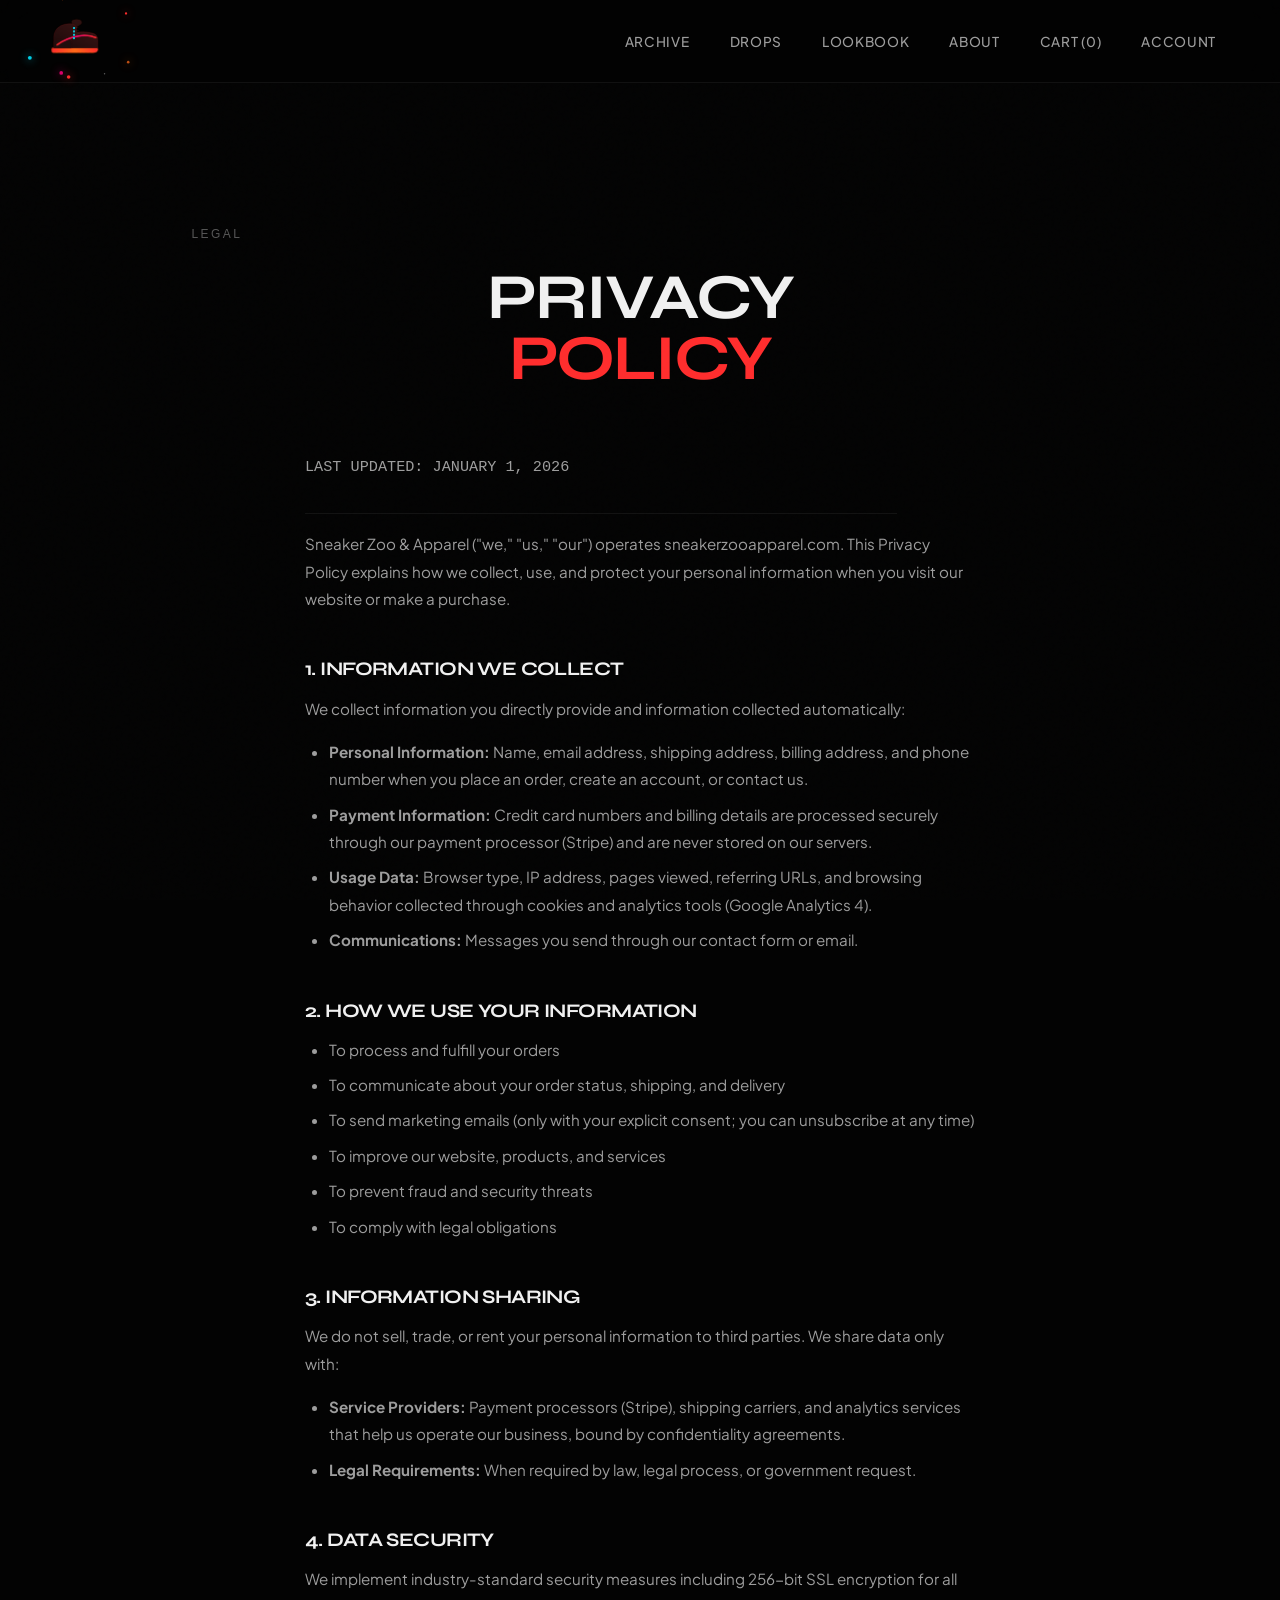
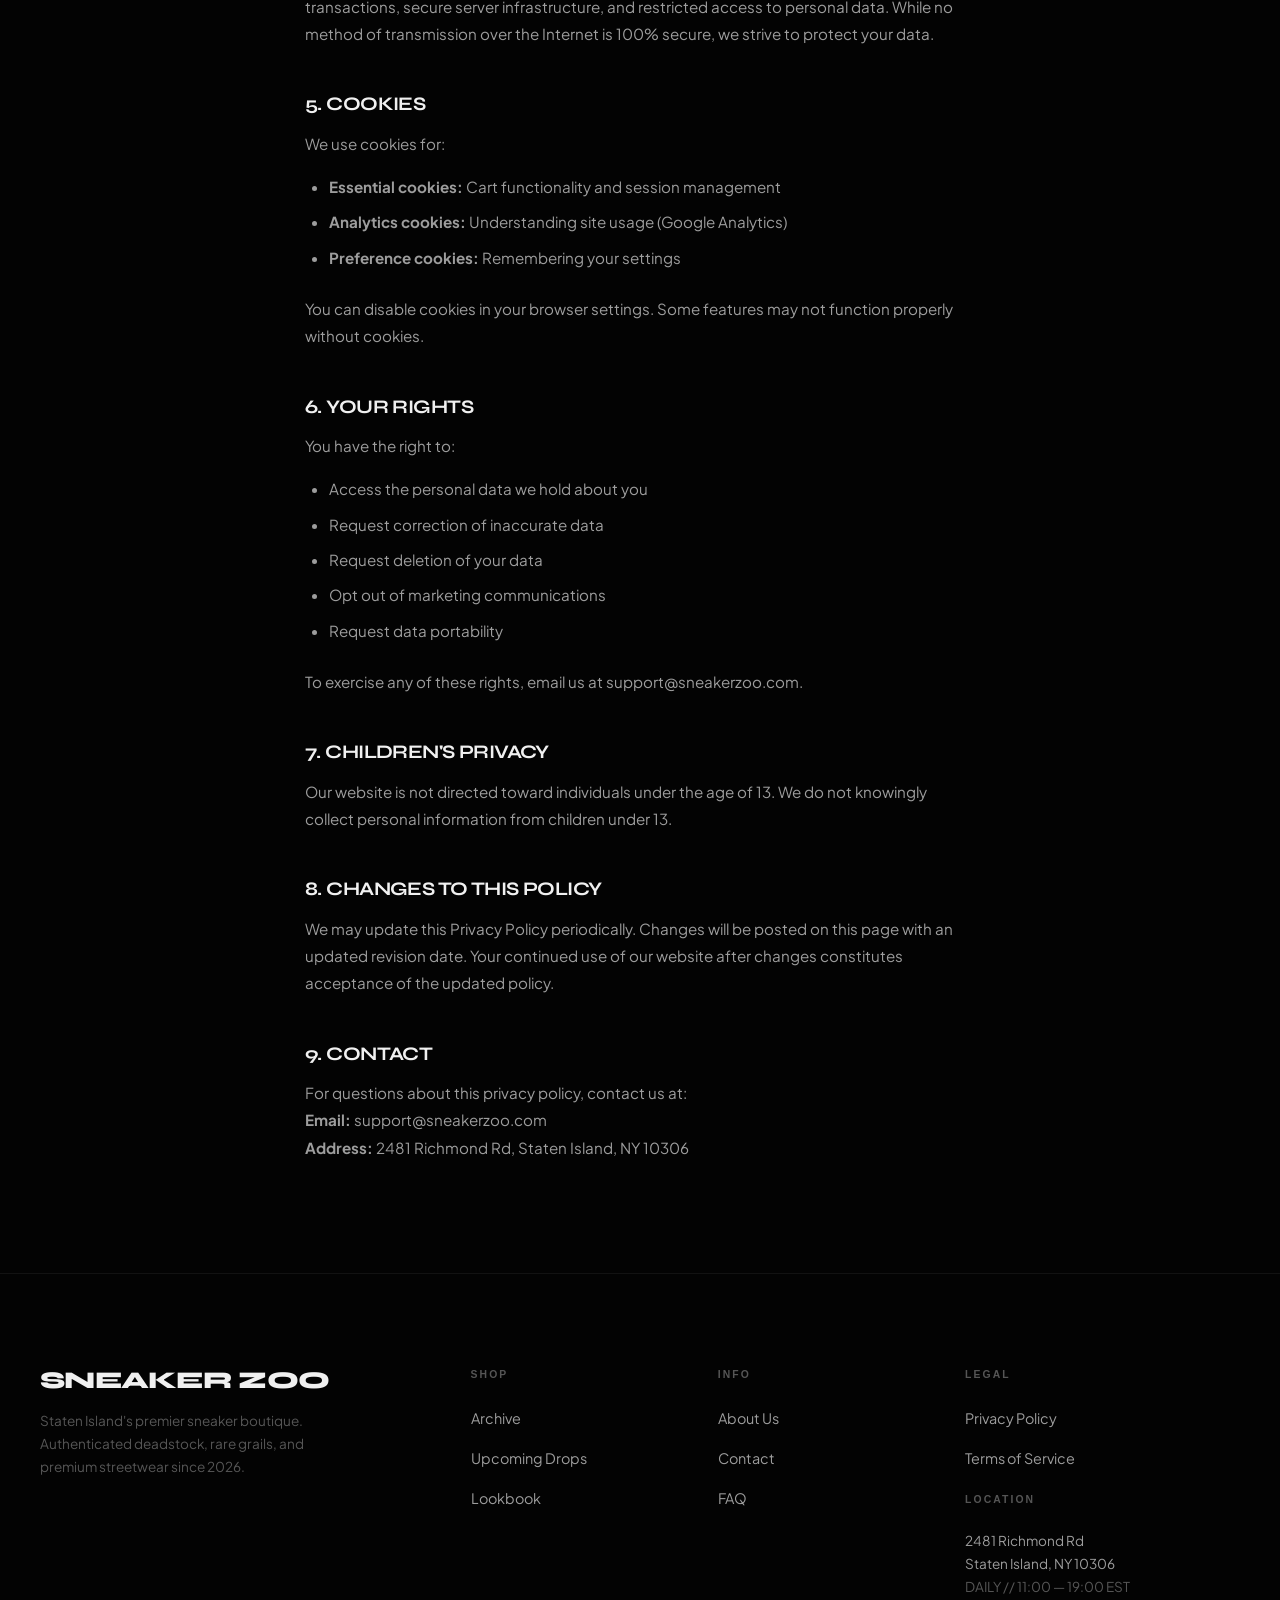
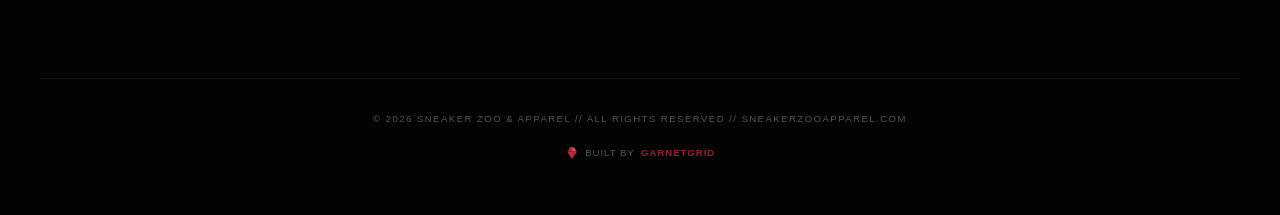
<file: privacy.html>
<!DOCTYPE html>
<html lang="en">

<head>
    <meta charset="UTF-8">
    <meta name="viewport" content="width=device-width, initial-scale=1.0">
    <title>SNEAKER ZOO // PRIVACY POLICY</title>
    <meta name="description" content="Sneaker Zoo & Apparel privacy policy and data practices.">
    <link rel="icon" type="image/svg+xml" href="favicon.svg">
    <!-- Open Graph / Facebook -->
    <meta property="og:title" content="SNEAKER ZOO // PRIVACY POLICY">
    <meta property="og:description" content="How Sneaker Zoo handles your data. Our commitment to privacy and security.">
    <meta property="og:type" content="website">
    <meta property="og:url" content="https://sneakerzoo.garnetgrid.com/privacy.html">
    <meta property="og:image" content="https://sneakerzoo.garnetgrid.com/og-image.png">
    <meta property="og:image:width" content="1200">
    <meta property="og:image:height" content="630">
    <meta property="og:site_name" content="Sneaker Zoo">
    <!-- Twitter Card -->
    <meta name="twitter:card" content="summary_large_image">
    <meta name="twitter:title" content="SNEAKER ZOO // PRIVACY POLICY">
    <meta name="twitter:description" content="How Sneaker Zoo handles your data. Our commitment to privacy and security.">
    <meta name="twitter:image" content="https://sneakerzoo.garnetgrid.com/og-image.png">
    <!-- Touch Icons -->
    <link rel="apple-touch-icon" sizes="180x180" href="apple-touch-icon.png">
    <meta name="theme-color" content="#0a0a0f">
    <link rel="stylesheet" href="styles.css">
    <style>
        .legal-hero {
            padding: 14rem 0 4rem;
            text-align: center;
        }

        .legal-content {
            max-width: 750px;
            margin: 0 auto;
            padding: 0 var(--pad) 6rem;
        }

        .legal-content h2 {
            font-family: var(--font-head);
            font-weight: 700;
            font-size: 1.2rem;
            text-transform: uppercase;
            margin: 3rem 0 1rem;
            color: var(--text-primary);
        }

        .legal-content p,
        .legal-content li {
            font-size: 0.95rem;
            color: var(--text-secondary);
            line-height: 1.8;
            margin-bottom: 1rem;
        }

        .legal-content ul {
            padding-left: 1.5rem;
            margin-bottom: 1.5rem;
        }

        .legal-content li {
            margin-bottom: 0.5rem;
            list-style: disc;
        }

        .legal-updated {
            font-family: var(--font-mono);
            font-size: 0.75rem;
            color: var(--text-muted);
            border-bottom: 1px solid var(--line);
            padding-bottom: 2rem;
            margin-bottom: 2rem;
        }
    </style>
</head>

<body class="loading">
    <div id="loader">
        <div class="loader-brand">SNEAKER ZOO</div>
        <div class="loader-bar"></div>
    </div>
    <div class="noise-overlay" aria-hidden="true"></div>
    <a href="#main-content" class="skip-link">Skip to main content</a>

    <main id="main-content">
        <div class="legal-hero">
            <p class="chapter-title">LEGAL</p>
            <h1 class="display-medium">PRIVACY<br><span class="text-accent">POLICY</span></h1>
        </div>

        <div class="legal-content">
            <p class="legal-updated">LAST UPDATED: JANUARY 1, 2026</p>

            <p>Sneaker Zoo & Apparel ("we," "us," "our") operates sneakerzooapparel.com. This Privacy Policy explains
                how we collect, use, and protect your personal information when you visit our website or make a
                purchase.</p>

            <h2>1. Information We Collect</h2>
            <p>We collect information you directly provide and information collected automatically:</p>
            <ul>
                <li><strong>Personal Information:</strong> Name, email address, shipping address, billing address, and
                    phone number when you place an order, create an account, or contact us.</li>
                <li><strong>Payment Information:</strong> Credit card numbers and billing details are processed securely
                    through our payment processor (Stripe) and are never stored on our servers.</li>
                <li><strong>Usage Data:</strong> Browser type, IP address, pages viewed, referring URLs, and browsing
                    behavior collected through cookies and analytics tools (Google Analytics 4).</li>
                <li><strong>Communications:</strong> Messages you send through our contact form or email.</li>
            </ul>

            <h2>2. How We Use Your Information</h2>
            <ul>
                <li>To process and fulfill your orders</li>
                <li>To communicate about your order status, shipping, and delivery</li>
                <li>To send marketing emails (only with your explicit consent; you can unsubscribe at any time)</li>
                <li>To improve our website, products, and services</li>
                <li>To prevent fraud and security threats</li>
                <li>To comply with legal obligations</li>
            </ul>

            <h2>3. Information Sharing</h2>
            <p>We do not sell, trade, or rent your personal information to third parties. We share data only with:</p>
            <ul>
                <li><strong>Service Providers:</strong> Payment processors (Stripe), shipping carriers, and analytics
                    services that help us operate our business, bound by confidentiality agreements.</li>
                <li><strong>Legal Requirements:</strong> When required by law, legal process, or government request.
                </li>
            </ul>

            <h2>4. Data Security</h2>
            <p>We implement industry-standard security measures including 256-bit SSL encryption for all transactions,
                secure server infrastructure, and restricted access to personal data. While no method of transmission
                over the Internet is 100% secure, we strive to protect your data.</p>

            <h2>5. Cookies</h2>
            <p>We use cookies for:</p>
            <ul>
                <li><strong>Essential cookies:</strong> Cart functionality and session management</li>
                <li><strong>Analytics cookies:</strong> Understanding site usage (Google Analytics)</li>
                <li><strong>Preference cookies:</strong> Remembering your settings</li>
            </ul>
            <p>You can disable cookies in your browser settings. Some features may not function properly without
                cookies.</p>

            <h2>6. Your Rights</h2>
            <p>You have the right to:</p>
            <ul>
                <li>Access the personal data we hold about you</li>
                <li>Request correction of inaccurate data</li>
                <li>Request deletion of your data</li>
                <li>Opt out of marketing communications</li>
                <li>Request data portability</li>
            </ul>
            <p>To exercise any of these rights, email us at <a
                    href="mailto:support@sneakerzoo.com">support@sneakerzoo.com</a>.</p>

            <h2>7. Children's Privacy</h2>
            <p>Our website is not directed toward individuals under the age of 13. We do not knowingly collect personal
                information from children under 13.</p>

            <h2>8. Changes to This Policy</h2>
            <p>We may update this Privacy Policy periodically. Changes will be posted on this page with an updated
                revision date. Your continued use of our website after changes constitutes acceptance of the updated
                policy.</p>

            <h2>9. Contact</h2>
            <p>For questions about this privacy policy, contact us at:<br>
                <strong>Email:</strong> <a href="mailto:support@sneakerzoo.com">support@sneakerzoo.com</a><br>
                <strong>Address:</strong> 2481 Richmond Rd, Staten Island, NY 10306
            </p>
        </div>
    </main>

    <div id="footer-container"></div>
    <script src="data.js"></script>
    <script src="script.js"></script>
<script src="protect.js"></script>
<script src="protect.js"></script>
</body>

</html>
</file>
<file: styles.css>
/* 
   SNEAKER ZOO // V2.0 CREATIVE OVERHAUL
   AESTHETIC: Midnight Luxury × Industrial Streetwear
   FONTS: Syne (Display) + Plus Jakarta Sans (Body) + Syncopate (Accent)
*/

@import url('https://fonts.googleapis.com/css2?family=Plus+Jakarta+Sans:wght@300;400;500;600;700&family=Syne:wght@400;600;700;800&family=Syncopate:wght@400;700&display=swap');

/* ═══════════════════════════════════════════════
   DESIGN TOKENS
   ═══════════════════════════════════════════════ */
:root {
    /* Core Palette */
    --void: #030303;
    --void-light: #0a0a0a;
    --surface: #111111;
    --surface-elevated: #1a1a1a;
    --line: rgba(255, 255, 255, 0.06);
    --line-strong: rgba(255, 255, 255, 0.12);

    /* Text */
    --text-primary: #f0f0f0;
    --text-secondary: rgba(240, 240, 240, 0.65);
    --text-muted: rgba(240, 240, 240, 0.35);

    /* Accent System */
    --accent: #ff2d2d;
    --accent-glow: rgba(255, 45, 45, 0.15);
    --accent-soft: rgba(255, 45, 45, 0.08);
    --hologram: #e8e8e8;
    --gold: #c9a84c;
    --ice: #7dd3fc;

    /* Typography Scale */
    --font-head: 'Syne', sans-serif;
    --font-body: 'Plus Jakarta Sans', sans-serif;
    --font-cyber: 'Syncopate', sans-serif;
    --font-mono: 'SF Mono', 'Fira Code', monospace;

    /* Spacing */
    --pad: 2.5rem;
    --section-gap: 12rem;
    --radius: 0px;
    --radius-sm: 4px;
    --radius-lg: 12px;

    /* Motion */
    --ease-out-expo: cubic-bezier(0.16, 1, 0.3, 1);
    --ease-spring: cubic-bezier(0.34, 1.56, 0.64, 1);
    --ease-smooth: cubic-bezier(0.4, 0, 0.2, 1);
    --duration-fast: 0.2s;
    --duration-base: 0.4s;
    --duration-slow: 0.8s;

    /* Z-index */
    --z-cursor: 9999;
    --z-toast: 1000;
    --z-header: 999;
    --z-overlay: 900;
    --z-modal: 800;
}

/* ═══════════════════════════════════════════════
   RESET & BASE
   ═══════════════════════════════════════════════ */
*,
*::before,
*::after {
    margin: 0;
    padding: 0;
    box-sizing: border-box;
}

html {
    scroll-behavior: smooth;
    scrollbar-width: thin;
    scrollbar-color: var(--accent) var(--void);
}

html::-webkit-scrollbar {
    width: 6px;
}

html::-webkit-scrollbar-track {
    background: var(--void);
}

html::-webkit-scrollbar-thumb {
    background: var(--accent);
    border-radius: 3px;
}

body {
    background-color: var(--void);
    color: var(--text-primary);
    font-family: var(--font-body);
    font-size: 16px;
    line-height: 1.7;
    overflow-x: hidden;
    -webkit-font-smoothing: antialiased;
    -moz-osx-font-smoothing: grayscale;
}

/* Loading State */
body.loading {
    overflow: hidden;
}

::selection {
    background: var(--accent);
    color: var(--void);
}

/* ═══════════════════════════════════════════════
   ACCESSIBILITY (WCAG 2.1 AA)
   ═══════════════════════════════════════════════ */
.skip-link {
    position: absolute;
    top: -100%;
    left: 1rem;
    background: var(--accent);
    color: #fff;
    padding: 0.75rem 1.5rem;
    font-family: var(--font-head);
    font-weight: 700;
    font-size: 0.9rem;
    text-decoration: none;
    z-index: 10000;
    transition: top var(--duration-fast) ease;
}

.skip-link:focus {
    top: 1rem;
}

:focus-visible {
    outline: 2px solid var(--accent);
    outline-offset: 3px;
}

.sr-only {
    position: absolute;
    width: 1px;
    height: 1px;
    padding: 0;
    margin: -1px;
    overflow: hidden;
    clip: rect(0, 0, 0, 0);
    white-space: nowrap;
    border: 0;
}

@media (prefers-reduced-motion: reduce) {

    *,
    *::before,
    *::after {
        animation-duration: 0.01ms !important;
        animation-iteration-count: 1 !important;
        transition-duration: 0.01ms !important;
        scroll-behavior: auto !important;
    }
}

/* ═══════════════════════════════════════════════
   TYPOGRAPHY
   ═══════════════════════════════════════════════ */
h1,
h2,
h3,
h4,
h5,
h6 {
    font-family: var(--font-head);
    font-weight: 800;
    text-transform: uppercase;
    line-height: 0.95;
    letter-spacing: -0.03em;
    color: var(--text-primary);
}

a {
    color: inherit;
    text-decoration: none;
    transition: color var(--duration-fast) ease;
}

p {
    color: var(--text-secondary);
    max-width: 65ch;
}

.display-huge {
    font-size: clamp(4rem, 12vw, 12rem);
    font-weight: 800;
    line-height: 0.85;
    font-family: var(--font-head);
}

.display-large {
    font-size: clamp(3rem, 8vw, 7rem);
    font-weight: 800;
    line-height: 0.9;
}

.display-medium {
    font-size: clamp(2rem, 5vw, 4rem);
    font-weight: 700;
}

.chapter-title {
    font-family: var(--font-cyber);
    font-size: 0.75rem;
    letter-spacing: 0.2em;
    color: var(--text-muted);
    text-transform: uppercase;
    margin-bottom: 1.5rem;
}

.section-title {
    font-family: var(--font-head);
    font-weight: 800;
    text-transform: uppercase;
}

.text-accent {
    color: var(--accent);
}

.text-muted {
    color: var(--text-muted);
}

.text-gold {
    color: var(--gold);
}

.text-center {
    text-align: center;
}

/* ═══════════════════════════════════════════════
   LOADING SCREEN
   ═══════════════════════════════════════════════ */
#loader {
    position: fixed;
    inset: 0;
    background: var(--void);
    z-index: 10001;
    display: flex;
    flex-direction: column;
    align-items: center;
    justify-content: center;
    transition: opacity 0.6s var(--ease-out-expo), visibility 0.6s;
}

#loader.hidden {
    opacity: 0;
    visibility: hidden;
    pointer-events: none;
}

#loader .loader-brand {
    font-family: var(--font-cyber);
    font-size: 1.2rem;
    letter-spacing: 0.3em;
    color: var(--text-primary);
    margin-bottom: 2rem;
}

#loader .loader-bar {
    width: 200px;
    height: 2px;
    background: var(--line);
    position: relative;
    overflow: hidden;
}

#loader .loader-bar::after {
    content: '';
    position: absolute;
    top: 0;
    left: -100%;
    width: 100%;
    height: 100%;
    background: var(--accent);
    animation: loaderSlide 1.2s var(--ease-out-expo) forwards;
}

@keyframes loaderSlide {
    to {
        left: 0;
    }
}

/* ═══════════════════════════════════════════════
   GRAIN / NOISE OVERLAY
   ═══════════════════════════════════════════════ */
.noise-overlay {
    position: fixed;
    inset: 0;
    pointer-events: none;
    z-index: var(--z-overlay);
    opacity: 0.03;
    background-image: url("data:image/svg+xml,%3Csvg viewBox='0 0 256 256' xmlns='http://www.w3.org/2000/svg'%3E%3Cfilter id='n'%3E%3CfeTurbulence type='fractalNoise' baseFrequency='0.9' numOctaves='4' stitchTiles='stitch'/%3E%3C/filter%3E%3Crect width='100%25' height='100%25' filter='url(%23n)'/%3E%3C/svg%3E");
    background-repeat: repeat;
    mix-blend-mode: overlay;
}

/* ═══════════════════════════════════════════════
   HEADER — GLASS
   ═══════════════════════════════════════════════ */
.header-glass {
    position: fixed;
    top: 0;
    left: 0;
    width: 100%;
    padding: 1.2rem 3rem;
    display: flex;
    justify-content: space-between;
    align-items: center;
    z-index: var(--z-header);
    transition: transform var(--duration-base) var(--ease-out-expo),
        background var(--duration-base) ease;
    background: rgba(3, 3, 3, 0.6);
    backdrop-filter: blur(20px) saturate(1.5);
    -webkit-backdrop-filter: blur(20px) saturate(1.5);
    border-bottom: 1px solid var(--line);
}

.header-glass.scrolled {
    background: rgba(3, 3, 3, 0.92);
}

#bespoke-header {
    padding: var(--pad);
    transition: transform var(--duration-base) var(--ease-out-expo);
}

.brand {
    color: var(--text-primary);
    text-shadow: 0 0 30px rgba(255, 255, 255, 0.15);
    transition: opacity var(--duration-fast);
}

.brand:hover {
    opacity: 0.6;
}

.header-glass nav {
    display: flex;
    gap: 0.5rem;
    align-items: center;
}

/* ─── Hamburger Button ─── */
.hamburger {
    display: none;
    background: none;
    border: none;
    cursor: pointer;
    padding: 0.5rem;
    z-index: calc(var(--z-header) + 2);
    flex-direction: column;
    gap: 5px;
    width: 32px;
    height: 32px;
    justify-content: center;
    align-items: center;
}

.hamburger-line {
    display: block;
    width: 22px;
    height: 2px;
    background: var(--text-primary);
    transition: transform 0.3s ease, opacity 0.3s ease;
    transform-origin: center;
}

.hamburger.is-active .hamburger-line:nth-child(1) {
    transform: translateY(7px) rotate(45deg);
}

.hamburger.is-active .hamburger-line:nth-child(2) {
    opacity: 0;
}

.hamburger.is-active .hamburger-line:nth-child(3) {
    transform: translateY(-7px) rotate(-45deg);
}

/* ─── Mobile Nav ─── */
@media (max-width: 768px) {
    .hamburger {
        display: flex;
    }

    .header-glass nav {
        position: fixed;
        top: 0;
        left: 0;
        width: 100%;
        height: 100dvh;
        background: rgba(3, 3, 3, 0.95);
        backdrop-filter: blur(30px) saturate(1.5);
        -webkit-backdrop-filter: blur(30px) saturate(1.5);
        flex-direction: column;
        justify-content: center;
        align-items: center;
        gap: 0;
        z-index: calc(var(--z-header) + 1);
        opacity: 0;
        pointer-events: none;
        transition: opacity 0.3s ease;
    }

    .header-glass nav.nav-open {
        opacity: 1;
        pointer-events: all;
    }

    .header-glass nav .nav-link {
        font-size: 1.4rem;
        padding: 1rem 2rem;
        letter-spacing: 0.1em;
        width: 100%;
        text-align: center;
        border-bottom: 1px solid var(--line);
    }

    .header-glass nav .nav-link:last-child {
        border-bottom: none;
    }
}

/* Nav Links */
.nav-link {
    color: var(--text-secondary);
    font-family: var(--font-body);
    font-size: 0.85rem;
    font-weight: 500;
    letter-spacing: 0.05em;
    padding: 0.5rem 1rem;
    position: relative;
    transition: color var(--duration-fast) ease;
}

.nav-link:hover {
    color: var(--text-primary);
}

.nav-link::after {
    content: '';
    position: absolute;
    bottom: 0;
    left: 50%;
    width: 0;
    height: 1px;
    background: var(--accent);
    transition: width var(--duration-base) var(--ease-out-expo),
        left var(--duration-base) var(--ease-out-expo);
}

.nav-link:hover::after {
    width: 100%;
    left: 0;
}

/* ═══════════════════════════════════════════════
   BUTTONS
   ═══════════════════════════════════════════════ */

/* Primary — Magnetic */
.btn-magnet {
    display: inline-flex;
    align-items: center;
    justify-content: center;
    gap: 0.5rem;
    padding: 1rem 2.5rem;
    border: 1px solid var(--text-primary);
    background: transparent;
    color: var(--text-primary);
    font-family: var(--font-head);
    font-weight: 700;
    font-size: 0.8rem;
    letter-spacing: 0.1em;
    text-transform: uppercase;
    position: relative;
    overflow: hidden;
    cursor: pointer;
    transition: all var(--duration-base) var(--ease-out-expo);
    will-change: transform;
}

.btn-magnet::before {
    content: '';
    position: absolute;
    inset: 0;
    background: var(--text-primary);
    transform: scaleX(0);
    transform-origin: left;
    transition: transform var(--duration-base) var(--ease-out-expo);
    z-index: -1;
}

.btn-magnet:hover {
    color: var(--void);
    border-color: var(--text-primary);
}

.btn-magnet:hover::before {
    transform: scaleX(1);
}

.btn-magnet:focus-visible {
    outline: 2px solid var(--accent);
    outline-offset: 3px;
}

/* Accent Button */
.btn-accent {
    display: inline-flex;
    align-items: center;
    justify-content: center;
    gap: 0.5rem;
    padding: 1rem 2.5rem;
    border: none;
    background: var(--accent);
    color: white;
    font-family: var(--font-head);
    font-weight: 700;
    font-size: 0.8rem;
    letter-spacing: 0.1em;
    text-transform: uppercase;
    cursor: pointer;
    position: relative;
    overflow: hidden;
    transition: all var(--duration-base) var(--ease-out-expo);
}

.btn-accent::before {
    content: '';
    position: absolute;
    inset: 0;
    background: white;
    transform: scaleX(0);
    transform-origin: left;
    transition: transform var(--duration-base) var(--ease-out-expo);
    z-index: 0;
}

.btn-accent:hover::before {
    transform: scaleX(1);
}

.btn-accent:hover {
    color: var(--accent);
}

.btn-accent span {
    position: relative;
    z-index: 1;
}

/* Ghost / Gallery Button */
.btn-gallery {
    display: inline-flex;
    align-items: center;
    justify-content: center;
    padding: 1rem 2rem;
    border: 1px solid var(--line-strong);
    background: transparent;
    color: var(--text-secondary);
    font-family: var(--font-head);
    font-weight: 600;
    font-size: 0.8rem;
    letter-spacing: 0.08em;
    text-transform: uppercase;
    cursor: pointer;
    transition: all var(--duration-base) ease;
}

.btn-gallery:hover {
    border-color: var(--accent);
    color: var(--accent);
    background: var(--accent-soft);
}

/* Small pill button */
.btn-pill {
    display: inline-flex;
    align-items: center;
    padding: 0.5rem 1.2rem;
    border-radius: 100px;
    border: 1px solid var(--line-strong);
    background: transparent;
    color: var(--text-secondary);
    font-family: var(--font-body);
    font-weight: 500;
    font-size: 0.75rem;
    letter-spacing: 0.05em;
    text-transform: uppercase;
    cursor: pointer;
    transition: all var(--duration-fast) ease;
}

.btn-pill:hover,
.btn-pill.active {
    background: var(--text-primary);
    color: var(--void);
    border-color: var(--text-primary);
}

/* ═══════════════════════════════════════════════
   CARDS
   ═══════════════════════════════════════════════ */
.card-glass {
    background: rgba(255, 255, 255, 0.02);
    border: 1px solid var(--line);
    padding: 2rem;
    position: relative;
    overflow: hidden;
    transition: all var(--duration-base) var(--ease-out-expo);
}

.card-glass::before {
    content: '';
    position: absolute;
    inset: 0;
    background: linear-gradient(135deg, var(--accent-soft), transparent 60%);
    opacity: 0;
    transition: opacity var(--duration-base) ease;
}

.card-glass:hover {
    border-color: var(--line-strong);
    transform: translateY(-4px);
}

.card-glass:hover::before {
    opacity: 1;
}

/* Product Card */
.product-card {
    background: var(--surface);
    border: 1px solid var(--line);
    cursor: pointer;
    position: relative;
    overflow: hidden;
    transition: all var(--duration-base) var(--ease-out-expo);
    display: flex;
    flex-direction: column;
}

.product-card:hover {
    border-color: var(--line-strong);
    transform: translateY(-6px);
    box-shadow: 0 20px 60px -15px rgba(0, 0, 0, 0.5);
}

.product-card .card-image {
    width: 100%;
    aspect-ratio: 1;
    overflow: hidden;
    background: var(--void-light);
    position: relative;
}

.product-card .card-image img {
    width: 100%;
    height: 100%;
    object-fit: cover;
    transition: transform var(--duration-slow) var(--ease-out-expo);
}

.product-card:hover .card-image img {
    transform: scale(1.08);
}

.product-card .card-image .card-badge {
    position: absolute;
    top: 1rem;
    left: 1rem;
    background: var(--accent);
    color: white;
    font-family: var(--font-cyber);
    font-size: 0.6rem;
    letter-spacing: 0.15em;
    padding: 0.3rem 0.8rem;
}

.product-card .card-image .quick-add {
    position: absolute;
    bottom: 1rem;
    left: 50%;
    transform: translateX(-50%) translateY(20px);
    opacity: 0;
    transition: all var(--duration-base) var(--ease-out-expo);
}

.product-card:hover .quick-add {
    opacity: 1;
    transform: translateX(-50%) translateY(0);
}

.product-card .card-body {
    padding: 1.5rem;
    flex: 1;
    display: flex;
    flex-direction: column;
}

.product-card .card-brand {
    font-family: var(--font-cyber);
    font-size: 0.6rem;
    letter-spacing: 0.2em;
    color: var(--text-muted);
    margin-bottom: 0.5rem;
}

.product-card .card-name {
    font-family: var(--font-head);
    font-weight: 700;
    font-size: 1.1rem;
    margin-bottom: 0.3rem;
    text-transform: uppercase;
}

.product-card .card-variant {
    font-size: 0.85rem;
    color: var(--text-secondary);
    margin-bottom: auto;
}

.product-card .card-footer {
    display: flex;
    justify-content: space-between;
    align-items: center;
    margin-top: 1.2rem;
    padding-top: 1rem;
    border-top: 1px solid var(--line);
}

.product-card .card-price {
    font-family: var(--font-head);
    font-weight: 700;
    font-size: 1.2rem;
}

.product-card .card-year {
    font-family: var(--font-mono);
    font-size: 0.7rem;
    color: var(--text-muted);
}

/* ═══════════════════════════════════════════════
   INPUT SYSTEM
   ═══════════════════════════════════════════════ */
.input-bespoke {
    width: 100%;
    background: transparent;
    border: none;
    border-bottom: 1px solid var(--line-strong);
    padding: 1.2rem 0;
    color: var(--text-primary);
    font-family: var(--font-body);
    font-size: 1rem;
    transition: border-color var(--duration-base);
    outline: none;
}

.input-bespoke:focus {
    border-color: var(--accent);
}

.input-bespoke::placeholder {
    color: var(--text-muted);
    font-family: var(--font-mono);
    font-size: 0.8rem;
    letter-spacing: 0.1em;
    text-transform: uppercase;
}

/* ═══════════════════════════════════════════════
   MARQUEE
   ═══════════════════════════════════════════════ */
.marquee {
    overflow: hidden;
    white-space: nowrap;
    border-top: 1px solid var(--line);
    border-bottom: 1px solid var(--line);
    padding: 1.5rem 0;
}

.marquee-track {
    display: inline-flex;
    animation: marqueeScroll 30s linear infinite;
}

.marquee-track span {
    font-family: var(--font-cyber);
    font-size: 0.7rem;
    letter-spacing: 0.3em;
    color: var(--text-muted);
    padding: 0 3rem;
    text-transform: uppercase;
}

.marquee-track .accent-dot {
    color: var(--accent);
}

@keyframes marqueeScroll {
    0% {
        transform: translateX(0);
    }

    100% {
        transform: translateX(-50%);
    }
}

/* ═══════════════════════════════════════════════
   LAYOUT UTILITIES
   ═══════════════════════════════════════════════ */
.container {
    max-width: 1400px;
    margin: 0 auto;
    padding: 0 var(--pad);
}

.container-wide {
    max-width: 1800px;
    margin: 0 auto;
    padding: 0 var(--pad);
}

.section {
    padding: var(--section-gap) 0;
    position: relative;
}

.full-height {
    min-height: 100vh;
}

.flex-center {
    display: flex;
    align-items: center;
    justify-content: center;
}

.grid-base {
    display: grid;
    grid-template-columns: repeat(auto-fill, minmax(300px, 1fr));
    gap: 1.5rem;
    padding: var(--pad);
}

.grid-container {
    display: grid;
    grid-template-columns: repeat(12, 1fr);
    gap: 2rem;
    max-width: 1400px;
    margin: 0 auto;
    padding: 0 var(--pad);
}

/* ═══════════════════════════════════════════════
   HERO
   ═══════════════════════════════════════════════ */
.hero {
    min-height: 100vh;
    display: flex;
    flex-direction: column;
    justify-content: center;
    align-items: center;
    text-align: center;
    position: relative;
    overflow: hidden;
    padding: 6rem var(--pad);
}

.hero-title {
    font-size: clamp(4rem, 14vw, 14rem);
    font-weight: 800;
    line-height: 0.85;
    text-transform: uppercase;
    font-family: var(--font-head);
    position: relative;
    z-index: 2;
}

.hero-title .stroke-text {
    color: transparent;
    -webkit-text-stroke: 1.5px var(--text-primary);
}

.hero-title .accent-text {
    color: var(--accent);
    -webkit-text-stroke: 0;
}

.hero-subtitle {
    font-family: var(--font-body);
    font-weight: 400;
    font-size: clamp(0.9rem, 1.5vw, 1.1rem);
    color: var(--text-secondary);
    max-width: 450px;
    margin: 2.5rem auto;
    line-height: 1.7;
    letter-spacing: 0.02em;
    position: relative;
    z-index: 2;
}

.hero-badge {
    display: inline-flex;
    align-items: center;
    gap: 0.6rem;
    font-family: var(--font-mono);
    font-size: 0.7rem;
    letter-spacing: 0.2em;
    color: var(--text-muted);
    margin-bottom: 2rem;
    text-transform: uppercase;
    position: relative;
    z-index: 2;
}

.hero-badge .pulse-dot {
    width: 6px;
    height: 6px;
    border-radius: 50%;
    background: var(--accent);
    animation: pulse 2s ease infinite;
}

@keyframes pulse {

    0%,
    100% {
        opacity: 1;
        box-shadow: 0 0 0 0 rgba(255, 45, 45, 0.4);
    }

    50% {
        opacity: 0.8;
        box-shadow: 0 0 0 8px rgba(255, 45, 45, 0);
    }
}

/* Floating grid background */
.hero-grid {
    position: absolute;
    inset: 0;
    background-image:
        linear-gradient(var(--line) 1px, transparent 1px),
        linear-gradient(90deg, var(--line) 1px, transparent 1px);
    background-size: 80px 80px;
    opacity: 0.4;
    mask-image: radial-gradient(ellipse 60% 60% at 50% 50%, black, transparent);
    -webkit-mask-image: radial-gradient(ellipse 60% 60% at 50% 50%, black, transparent);
}

/* Radial glow */
.hero-glow {
    position: absolute;
    width: 600px;
    height: 600px;
    border-radius: 50%;
    background: radial-gradient(circle, var(--accent-glow), transparent 70%);
    top: 50%;
    left: 50%;
    transform: translate(-50%, -50%);
    pointer-events: none;
    animation: glowPulse 4s ease-in-out infinite alternate;
}

@keyframes glowPulse {
    0% {
        opacity: 0.3;
        transform: translate(-50%, -50%) scale(0.9);
    }

    100% {
        opacity: 0.7;
        transform: translate(-50%, -50%) scale(1.1);
    }
}

/* ═══════════════════════════════════════════════
   SCROLL ANIMATIONS (reveal on scroll)
   ═══════════════════════════════════════════════ */
.reveal {
    opacity: 0;
    transform: translateY(40px);
    transition: opacity var(--duration-slow) var(--ease-out-expo),
        transform var(--duration-slow) var(--ease-out-expo);
}

.reveal.visible {
    opacity: 1;
    transform: translateY(0);
}

.reveal-left {
    opacity: 0;
    transform: translateX(-60px);
    transition: opacity var(--duration-slow) var(--ease-out-expo),
        transform var(--duration-slow) var(--ease-out-expo);
}

.reveal-left.visible {
    opacity: 1;
    transform: translateX(0);
}

.reveal-right {
    opacity: 0;
    transform: translateX(60px);
    transition: opacity var(--duration-slow) var(--ease-out-expo),
        transform var(--duration-slow) var(--ease-out-expo);
}

.reveal-right.visible {
    opacity: 1;
    transform: translateX(0);
}

.reveal-scale {
    opacity: 0;
    transform: scale(0.92);
    transition: opacity var(--duration-slow) var(--ease-out-expo),
        transform var(--duration-slow) var(--ease-out-expo);
}

.reveal-scale.visible {
    opacity: 1;
    transform: scale(1);
}

/* Stagger children */
.stagger-children>* {
    opacity: 0;
    transform: translateY(30px);
    transition: all var(--duration-slow) var(--ease-out-expo);
}

.stagger-children.visible>*:nth-child(1) {
    transition-delay: 0s;
    opacity: 1;
    transform: translateY(0);
}

.stagger-children.visible>*:nth-child(2) {
    transition-delay: 0.1s;
    opacity: 1;
    transform: translateY(0);
}

.stagger-children.visible>*:nth-child(3) {
    transition-delay: 0.2s;
    opacity: 1;
    transform: translateY(0);
}

.stagger-children.visible>*:nth-child(4) {
    transition-delay: 0.3s;
    opacity: 1;
    transform: translateY(0);
}

.stagger-children.visible>*:nth-child(5) {
    transition-delay: 0.4s;
    opacity: 1;
    transform: translateY(0);
}

.stagger-children.visible>*:nth-child(6) {
    transition-delay: 0.5s;
    opacity: 1;
    transform: translateY(0);
}

.stagger-children.visible>*:nth-child(7) {
    transition-delay: 0.6s;
    opacity: 1;
    transform: translateY(0);
}

.stagger-children.visible>*:nth-child(8) {
    transition-delay: 0.7s;
    opacity: 1;
    transform: translateY(0);
}

.stagger-children.visible>*:nth-child(9) {
    transition-delay: 0.8s;
    opacity: 1;
    transform: translateY(0);
}

.stagger-children.visible>*:nth-child(10) {
    transition-delay: 0.9s;
    opacity: 1;
    transform: translateY(0);
}

.stagger-children.visible>*:nth-child(11) {
    transition-delay: 1.0s;
    opacity: 1;
    transform: translateY(0);
}

.stagger-children.visible>*:nth-child(12) {
    transition-delay: 1.1s;
    opacity: 1;
    transform: translateY(0);
}



/* ═══════════════════════════════════════════════
   ANIMATED SNEAKER LOGO
   ═══════════════════════════════════════════════ */
.sz-brand {
    text-decoration: none;
}

.sz-logo-wrap {
    position: relative;
    width: 52px;
    height: 44px;
    cursor: pointer;
}

.sz-logo {
    display: block;
    overflow: visible;
    transition: filter 0.4s ease;
}

.sz-particles {
    position: absolute;
    top: 50%;
    left: 50%;
    transform: translate(-50%, -50%);
    width: 160px;
    height: 130px;
    pointer-events: none;
    z-index: 1;
}

/* ── Explosion entry: parts scatter in from random offsets ── */
.sz-part {
    opacity: 0;
    transform-origin: center center;
    animation: sz-explode-in 0.6s cubic-bezier(0.22, 1, 0.36, 1) forwards;
}

.sz-sole {
    animation-delay: 0s;
    --sz-from-x: 0px;
    --sz-from-y: 40px;
    --sz-from-rot: 8deg;
}

.sz-upper {
    animation-delay: 0.08s;
    --sz-from-x: -30px;
    --sz-from-y: -25px;
    --sz-from-rot: -12deg;
}

.sz-toe {
    animation-delay: 0.16s;
    --sz-from-x: -40px;
    --sz-from-y: 20px;
    --sz-from-rot: 15deg;
}

.sz-collar {
    animation-delay: 0.24s;
    --sz-from-x: 20px;
    --sz-from-y: -35px;
    --sz-from-rot: -20deg;
}

.sz-stitch {
    animation-delay: 0.5s;
    --sz-from-x: 10px;
    --sz-from-y: -15px;
    --sz-from-rot: 5deg;
}

@keyframes sz-explode-in {
    0% {
        opacity: 0;
        transform: translate(var(--sz-from-x, 0), var(--sz-from-y, 0)) rotate(var(--sz-from-rot, 0deg)) scale(0.3);
        filter: blur(4px);
    }

    60% {
        opacity: 1;
        transform: translate(0, 0) rotate(0deg) scale(1.08);
        filter: blur(0);
    }

    100% {
        opacity: 1;
        transform: translate(0, 0) rotate(0deg) scale(1);
        filter: blur(0);
    }
}

/* ── Neon stripe: stroke draw-on with glow ── */
.sz-stripe {
    opacity: 0;
    stroke-dasharray: 300;
    stroke-dashoffset: 300;
    animation: sz-stripe-in 0.8s cubic-bezier(0.22, 1, 0.36, 1) 0.5s forwards;
}

@keyframes sz-stripe-in {
    0% {
        opacity: 1;
        stroke-dashoffset: 300;
    }

    100% {
        opacity: 1;
        stroke-dashoffset: 0;
    }
}

/* ── Laces + treads fade ── */
.sz-laces {
    opacity: 0;
    animation: sz-fade-in 0.4s ease 1.0s forwards;
}

.sz-treads {
    opacity: 0;
    animation: sz-fade-in 0.3s ease 1.2s forwards;
}

@keyframes sz-fade-in {
    to {
        opacity: 0.7;
    }
}

/* ── Cyan eyelet dots pulse ── */
.sz-dot {
    opacity: 0;
    animation: sz-dot-in 0.25s ease forwards, sz-dot-pulse 2s ease-in-out infinite;
}

.sz-dot-1 {
    animation-delay: 0.7s, 0.7s;
}

.sz-dot-2 {
    animation-delay: 0.8s, 0.8s;
}

.sz-dot-3 {
    animation-delay: 0.9s, 0.9s;
}

.sz-dot-4 {
    animation-delay: 1.0s, 1.0s;
}

@keyframes sz-dot-in {
    to {
        opacity: 0.95;
    }
}

@keyframes sz-dot-pulse {

    0%,
    100% {
        r: 3;
        opacity: 0.7;
    }

    50% {
        r: 4.5;
        opacity: 1;
    }
}

/* ── Hover: explode into pieces + neon bloom ── */
.sz-brand .sz-logo {
    transition: transform 0.5s cubic-bezier(0.34, 1.56, 0.64, 1), filter 0.5s ease;
}

.sz-brand .sz-part {
    transition: transform 0.5s cubic-bezier(0.34, 1.56, 0.64, 1), opacity 0.3s ease;
}

.sz-brand:hover .sz-logo {
    filter: drop-shadow(0 0 22px rgba(255, 45, 45, 0.7)) drop-shadow(0 0 50px rgba(255, 0, 128, 0.3));
}

.sz-brand:hover .sz-sole {
    transform: translate(15px, 18px) rotate(12deg) scale(0.9);
}

.sz-brand:hover .sz-upper {
    transform: translate(-12px, -16px) rotate(-8deg) scale(0.92);
}

.sz-brand:hover .sz-toe {
    transform: translate(-18px, 12px) rotate(15deg) scale(0.88);
}

.sz-brand:hover .sz-collar {
    transform: translate(8px, -22px) rotate(-18deg) scale(0.85);
}

.sz-brand:hover .sz-stripe {
    stroke-width: 7;
    opacity: 0.6;
    transition: stroke-width 0.3s ease, opacity 0.3s ease;
}

.sz-brand:hover .sz-stitch {
    opacity: 0.3;
    transition: opacity 0.3s ease;
}

.sz-brand:hover .sz-laces,
.sz-brand:hover .sz-treads {
    opacity: 0 !important;
    transition: opacity 0.2s ease;
}

/* ── Ambient neon pulse ── */
.sz-logo {
    animation: sz-ambient 3s ease-in-out infinite 1.5s;
}

@keyframes sz-ambient {

    0%,
    100% {
        filter: drop-shadow(0 0 4px rgba(255, 45, 45, 0.15)) drop-shadow(0 0 2px rgba(255, 0, 128, 0.05));
    }

    50% {
        filter: drop-shadow(0 0 10px rgba(255, 45, 45, 0.35)) drop-shadow(0 0 20px rgba(255, 0, 128, 0.12));
    }
}

/* ═══════════════════════════════════════════════
   FILTER BAR
   ═══════════════════════════════════════════════ */
.filter-bar {
    display: flex;
    justify-content: center;
    gap: 0.5rem;
    flex-wrap: wrap;
    margin-bottom: 3rem;
}

/* ═══════════════════════════════════════════════
   FOOTER
   ═══════════════════════════════════════════════ */
.bespoke-footer {
    border-top: 1px solid var(--line);
    padding: 6rem var(--pad) 3rem;
    background: var(--void);
}

.footer-grid {
    max-width: 1400px;
    margin: 0 auto;
    display: grid;
    grid-template-columns: 2fr 1fr 1fr 1.5fr;
    gap: 4rem;
}

.footer-brand-text {
    font-size: 0.85rem;
    color: var(--text-muted);
    line-height: 1.7;
    max-width: 300px;
}

.footer-heading {
    font-family: var(--font-cyber);
    font-size: 0.65rem;
    letter-spacing: 0.2em;
    color: var(--text-muted);
    margin-bottom: 1.5rem;
    text-transform: uppercase;
}

.footer-links {
    list-style: none;
}

.footer-links li {
    margin-bottom: 0.8rem;
}

.footer-links a {
    color: var(--text-secondary);
    font-size: 0.9rem;
    transition: color var(--duration-fast);
}

.footer-links a:hover {
    color: var(--text-primary);
}

.footer-bottom {
    text-align: center;
    margin-top: 5rem;
    padding-top: 2rem;
    border-top: 1px solid var(--line);
    font-family: var(--font-cyber);
    font-size: 0.6rem;
    letter-spacing: 0.15em;
    color: var(--text-muted);
    display: flex;
    flex-direction: column;
    align-items: center;
    gap: 0.75rem;
}

/* GarnetGrid Signature Badge */
.garnetgrid-badge {
    display: inline-flex;
    align-items: center;
    gap: 0.4rem;
    color: var(--text-muted);
    font-family: var(--font-cyber);
    font-size: 0.6rem;
    letter-spacing: 0.1em;
    text-decoration: none;
    text-transform: uppercase;
    transition: all 0.3s ease;
    padding: 0.3rem 0.6rem;
    border-radius: 3px;
    border: 1px solid transparent;
}

.garnetgrid-badge:hover {
    color: var(--text-primary);
    border-color: rgba(155, 27, 48, 0.4);
    background: rgba(155, 27, 48, 0.08);
}

.garnetgrid-badge .gem-icon {
    width: 14px;
    height: 14px;
    flex-shrink: 0;
}

.garnetgrid-badge span {
    font-weight: 600;
    color: #9b1b30;
    transition: color 0.3s ease;
}

.garnetgrid-badge:hover span {
    color: #e63946;
}

/* ═══════════════════════════════════════════════
   TOAST NOTIFICATION
   ═══════════════════════════════════════════════ */
#toast {
    position: fixed;
    bottom: 2rem;
    right: 2rem;
    background: rgba(3, 3, 3, 0.95);
    border: 1px solid var(--accent);
    color: var(--accent);
    padding: 1rem 2rem;
    font-family: var(--font-head);
    font-weight: 600;
    font-size: 0.8rem;
    letter-spacing: 0.05em;
    transform: translateY(120px);
    transition: transform var(--duration-base) var(--ease-out-expo);
    z-index: var(--z-toast);
    pointer-events: none;
    backdrop-filter: blur(10px);
}

#toast.show {
    transform: translateY(0);
}

/* ═══════════════════════════════════════════════
   ANIMATIONS
   ═══════════════════════════════════════════════ */
@keyframes fadeInUp {
    from {
        opacity: 0;
        transform: translateY(30px);
    }

    to {
        opacity: 1;
        transform: translateY(0);
    }
}

@keyframes fadeIn {
    from {
        opacity: 0;
    }

    to {
        opacity: 1;
    }
}

@keyframes slideInRight {
    from {
        opacity: 0;
        transform: translateX(40px);
    }

    to {
        opacity: 1;
        transform: translateX(0);
    }
}

@keyframes float {

    0%,
    100% {
        transform: translateY(0);
    }

    50% {
        transform: translateY(-10px);
    }
}

@keyframes rotateRing {
    to {
        transform: rotate(360deg);
    }
}

/* ═══════════════════════════════════════════════
   RESPONSIVE
   ═══════════════════════════════════════════════ */
@media (max-width: 1024px) {
    :root {
        --pad: 1.5rem;
        --section-gap: 8rem;
    }

    .footer-grid {
        grid-template-columns: 1fr 1fr;
        gap: 3rem;
    }
}

@media (max-width: 768px) {
    :root {
        --pad: 1.2rem;
        --section-gap: 6rem;
    }

    body {
        font-size: 15px;
    }

    /* Stack Header */
    .header-glass {
        padding: 1rem !important;
        gap: 0.8rem;
    }

    .header-glass nav {
        gap: 0.3rem;
    }

    .btn-magnet {
        padding: 0.7rem 1.2rem;
        font-size: 0.7rem;
    }

    .btn-pill {
        padding: 0.4rem 0.8rem;
        font-size: 0.65rem;
    }

    /* Stack Grid */
    .grid-base {
        grid-template-columns: 1fr;
    }

    .footer-grid {
        grid-template-columns: 1fr;
        gap: 2.5rem;
    }



    .sz-logo-wrap {
        transform: scale(0.85);
    }
}

@media (max-width: 480px) {
    .hero-title {
        font-size: clamp(3rem, 16vw, 6rem);
    }

    .display-large {
        font-size: clamp(2rem, 10vw, 4rem);
    }
}

/* ═══════════════════════════════════════════════
   PAGE-SPECIFIC UTILITIES
   ═══════════════════════════════════════════════ */

/* Checkout */
.checkout-grid {
    display: grid;
    grid-template-columns: 1.2fr 0.8fr;
    gap: 4rem;
    max-width: 1200px;
    margin: 0 auto;
    padding: 0 var(--pad);
}

@media (max-width: 900px) {
    .checkout-grid {
        grid-template-columns: 1fr;
    }
}

/* Product Detail */
.pdp-grid {
    display: grid;
    grid-template-columns: 1fr 1fr;
    min-height: 100vh;
}

@media (max-width: 900px) {
    .pdp-grid {
        grid-template-columns: 1fr;
        min-height: auto;
    }
}

/* About / Legal */
.prose {
    max-width: 700px;
    margin: 0 auto;
    padding: var(--section-gap) var(--pad);
}

.prose h1 {
    margin-bottom: 3rem;
}

.prose p {
    margin-bottom: 2rem;
    line-height: 1.8;
}

.prose strong {
    color: var(--text-primary);
}

/* ═══════════════════════════════════════════════
   UTILITY CLASSES
   ═══════════════════════════════════════════════ */
.full-width {
    width: 100%;
}

.mt-1 {
    margin-top: 0.5rem;
}

.mt-2 {
    margin-top: 1rem;
}

.mt-3 {
    margin-top: 2rem;
}

.mt-4 {
    margin-top: 3rem;
}

.mb-1 {
    margin-bottom: 0.5rem;
}

.mb-2 {
    margin-bottom: 1rem;
}

.mb-3 {
    margin-bottom: 2rem;
}

.mb-4 {
    margin-bottom: 3rem;
}

.gap-1 {
    gap: 0.5rem;
}

.gap-2 {
    gap: 1rem;
}

.gap-3 {
    gap: 2rem;
}
</file>
